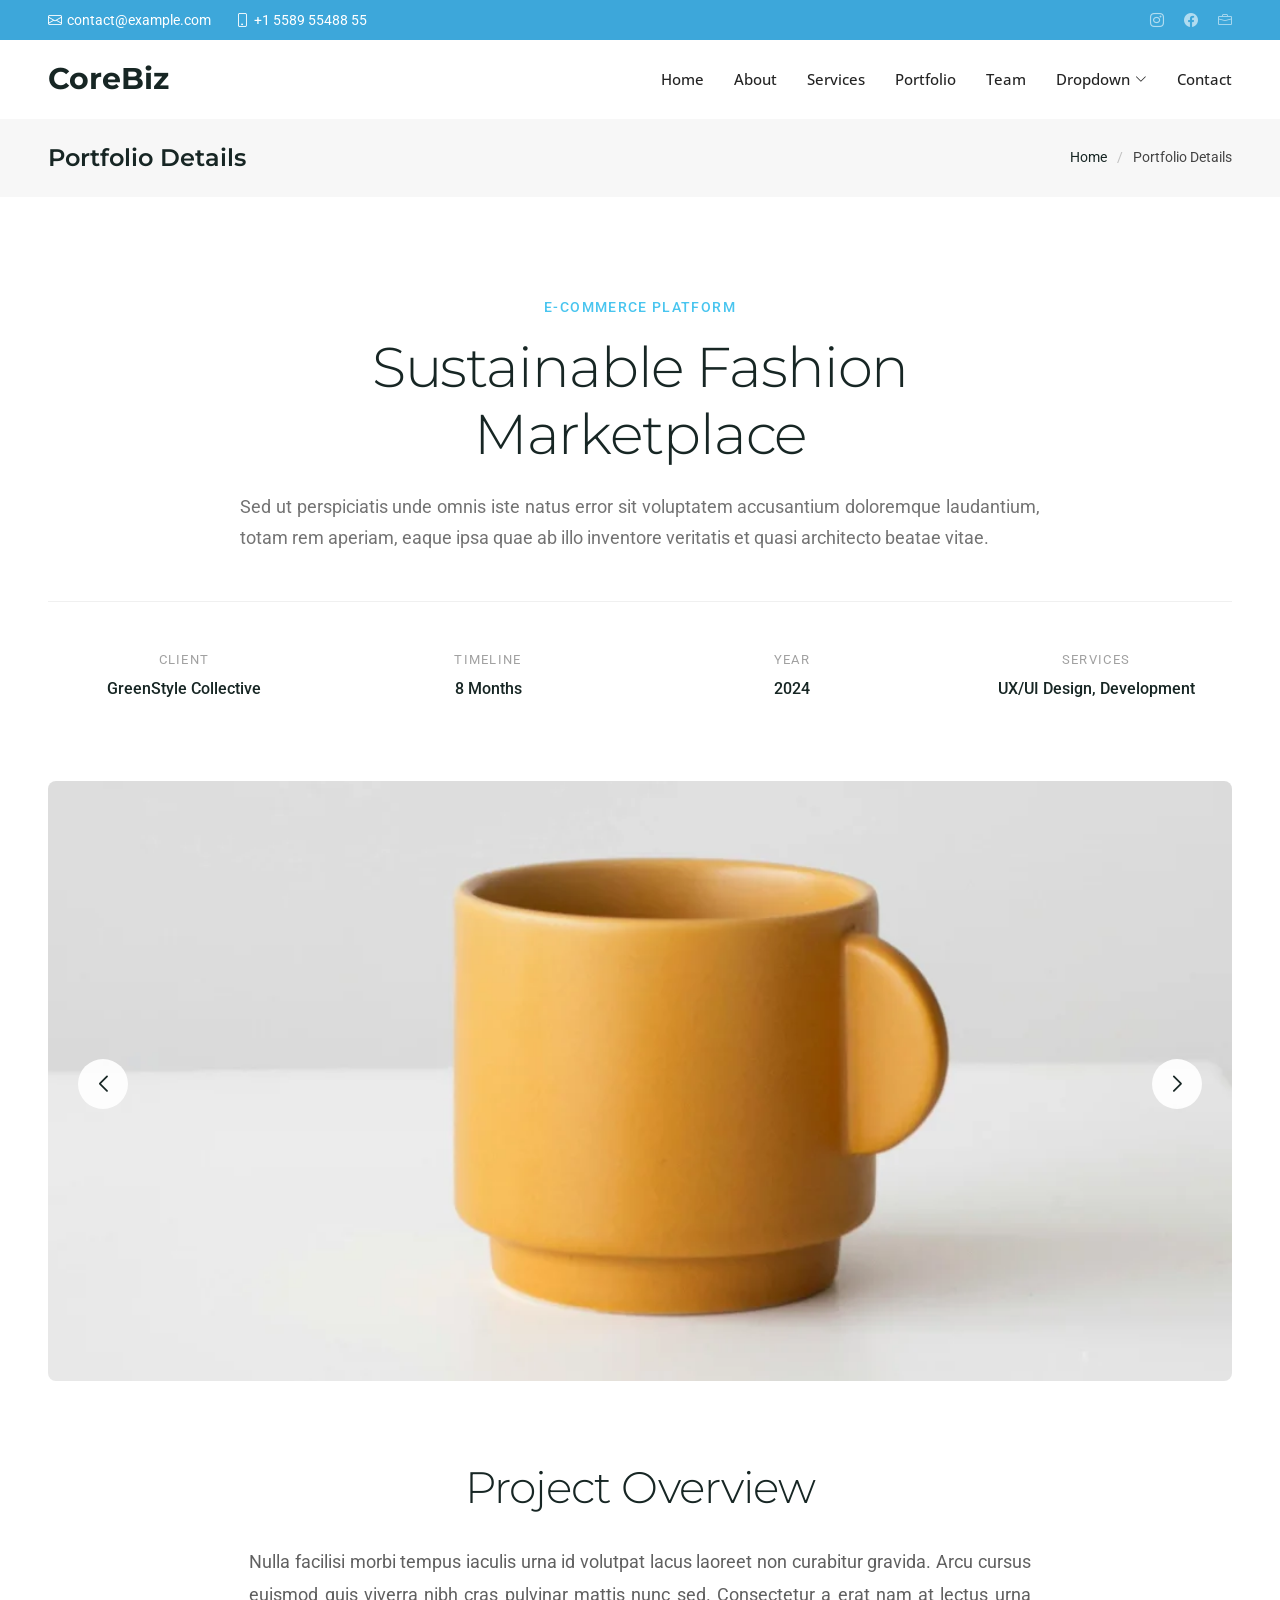
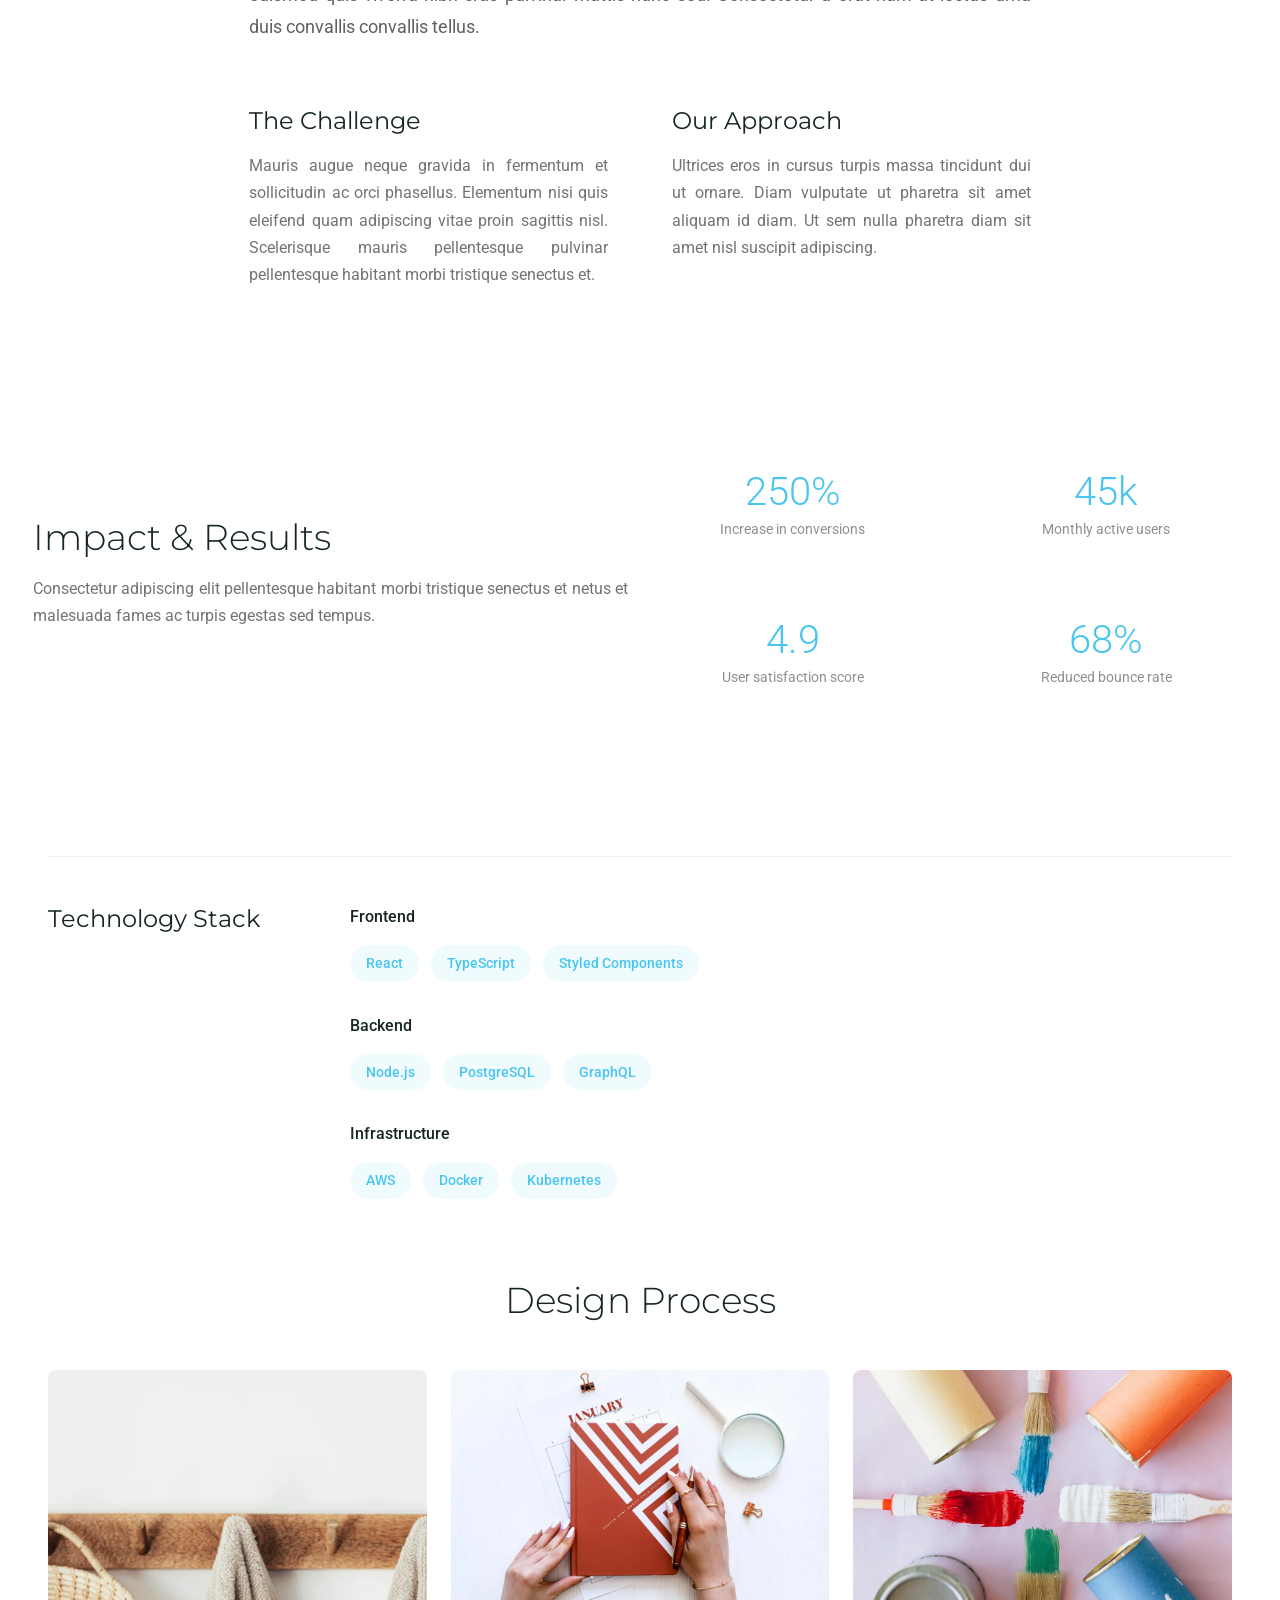
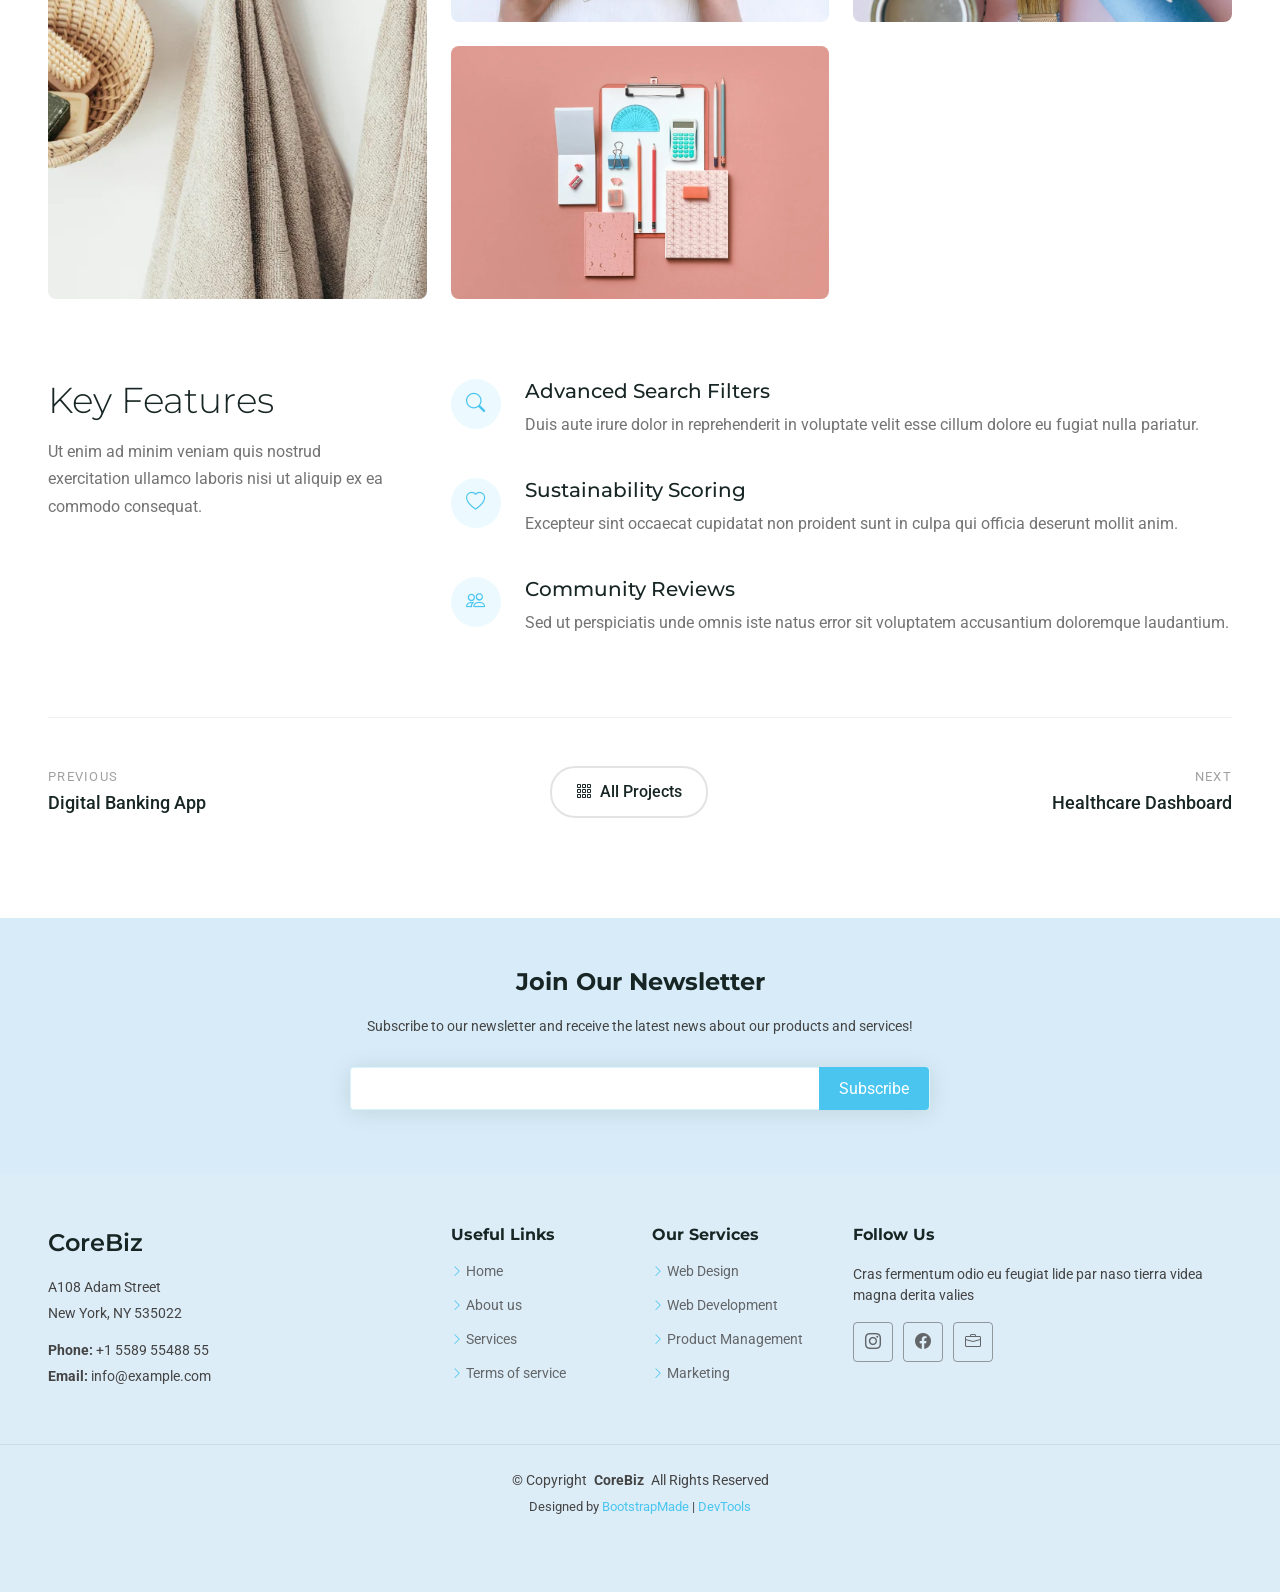
<file: portfolio-details.html>
<!DOCTYPE html>
<html lang="en">

<head>
  <meta charset="utf-8">
  <meta content="width=device-width, initial-scale=1.0" name="viewport">
  <title>Portfolio Details - CoreBiz Bootstrap Template</title>
  <meta name="description" content="">
  <meta name="keywords" content="">

  <!-- Favicons -->
  <link href="assets/img/favicon.png" rel="icon">
  <link href="assets/img/apple-touch-icon.png" rel="apple-touch-icon">

  <!-- Fonts -->
  <link href="https://fonts.googleapis.com" rel="preconnect">
  <link href="https://fonts.gstatic.com" rel="preconnect" crossorigin>
  <link href="https://fonts.googleapis.com/css2?family=Roboto:ital,wght@0,100;0,300;0,400;0,500;0,700;0,900;1,100;1,300;1,400;1,500;1,700;1,900&family=Open+Sans:ital,wght@0,300;0,400;0,500;0,600;0,700;0,800;1,300;1,400;1,500;1,600;1,700;1,800&family=Montserrat:ital,wght@0,100;0,200;0,300;0,400;0,500;0,600;0,700;0,800;0,900;1,100;1,200;1,300;1,400;1,500;1,600;1,700;1,800;1,900&display=swap" rel="stylesheet">

  <!-- Vendor CSS Files -->
  <link href="assets/vendor/bootstrap/css/bootstrap.min.css" rel="stylesheet">
  <link href="assets/vendor/bootstrap-icons/bootstrap-icons.css" rel="stylesheet">
  <link href="assets/vendor/aos/aos.css" rel="stylesheet">
  <link href="assets/vendor/glightbox/css/glightbox.min.css" rel="stylesheet">
  <link href="assets/vendor/swiper/swiper-bundle.min.css" rel="stylesheet">

  <!-- Main CSS File -->
  <link href="assets/css/main.css" rel="stylesheet">

  <!-- =======================================================
  * Template Name: CoreBiz
  * Template URL: https://bootstrapmade.com/corebiz-bootstrap-business-template/
  * Updated: Aug 30 2025 with Bootstrap v5.3.8
  * Author: BootstrapMade.com
  * License: https://bootstrapmade.com/license/
  ======================================================== -->
</head>

<body class="portfolio-details-page">

  <header id="header" class="header sticky-top">

    <div class="topbar d-flex align-items-center dark-background">
      <div class="container d-flex justify-content-center justify-content-md-between">
        <div class="contact-info d-flex align-items-center">
          <i class="bi bi-envelope d-flex align-items-center"><a href="mailto:contact@example.com">contact@example.com</a></i>
          <i class="bi bi-phone d-flex align-items-center ms-4"><span>+1 5589 55488 55</span></i>
        </div>
        <div class="social-links d-none d-md-flex align-items-center">
          <a href="https://www.instagram.com/amanindahmakmur/?hl=en" class="instagram" target="_blank" rel="noopener"><i class="bi bi-instagram"></i></a>
          <a href="https://www.facebook.com/p/PT-Aman-Indah-Makmur-61576713684060/" class="facebook" target="_blank" rel="noopener"><i class="bi bi-facebook"></i></a>
          <a href="https://id.jobstreet.com/id/companies/aman-indah-makmur-168549548585796" class="jobstreet" target="_blank" rel="noopener"><i class="bi bi-briefcase"></i></a>
        </div>
      </div>
    </div><!-- End Top Bar -->

    <div class="branding d-flex align-items-cente">

      <div class="container position-relative d-flex align-items-center justify-content-between">
        <a href="index.html" class="logo d-flex align-items-center">
          <!-- Uncomment the line below if you also wish to use an image logo -->
          <!-- <img src="assets/img/logo.webp" alt=""> -->
          <h1 class="sitename">CoreBiz</h1>
        </a>

        <nav id="navmenu" class="navmenu">
          <ul>
            <li><a href="#hero">Home</a></li>
            <li><a href="#about">About</a></li>
            <li><a href="#services">Services</a></li>
            <li><a href="#portfolio">Portfolio</a></li>
            <li><a href="#team">Team</a></li>
            <li class="dropdown"><a href="#"><span>Dropdown</span> <i class="bi bi-chevron-down toggle-dropdown"></i></a>
              <ul>
                <li><a href="#">Dropdown 1</a></li>
                <li class="dropdown"><a href="#"><span>Deep Dropdown</span> <i class="bi bi-chevron-down toggle-dropdown"></i></a>
                  <ul>
                    <li><a href="#">Deep Dropdown 1</a></li>
                    <li><a href="#">Deep Dropdown 2</a></li>
                    <li><a href="#">Deep Dropdown 3</a></li>
                    <li><a href="#">Deep Dropdown 4</a></li>
                    <li><a href="#">Deep Dropdown 5</a></li>
                  </ul>
                </li>
                <li><a href="#">Dropdown 2</a></li>
                <li><a href="#">Dropdown 3</a></li>
                <li><a href="#">Dropdown 4</a></li>
              </ul>
            </li>
            <li><a href="#contact">Contact</a></li>
          </ul>
          <i class="mobile-nav-toggle d-xl-none bi bi-list"></i>
        </nav>

      </div>

    </div>

  </header>

  <main class="main">

    <!-- Page Title -->
    <div class="page-title" data-aos="fade">
      <div class="container d-lg-flex justify-content-between align-items-center">
        <h1 class="mb-2 mb-lg-0">Portfolio Details</h1>
        <nav class="breadcrumbs">
          <ol>
            <li><a href="index.html">Home</a></li>
            <li class="current">Portfolio Details</li>
          </ol>
        </nav>
      </div>
    </div><!-- End Page Title -->

    <!-- Portfolio Details Section -->
    <section id="portfolio-details" class="portfolio-details section">

      <div class="container" data-aos="fade-up" data-aos-delay="100">

        <div class="project-hero">
          <div class="hero-content" data-aos="fade-up">
            <div class="project-category">E-Commerce Platform</div>
            <h1 class="project-title">Sustainable Fashion Marketplace</h1>
            <p class="project-subtitle">Sed ut perspiciatis unde omnis iste natus error sit voluptatem accusantium doloremque laudantium, totam rem aperiam, eaque ipsa quae ab illo inventore veritatis et quasi architecto beatae vitae.</p>
          </div>

          <div class="project-meta-grid" data-aos="fade-up" data-aos-delay="200">
            <div class="meta-column">
              <div class="meta-label">Client</div>
              <div class="meta-value">GreenStyle Collective</div>
            </div>
            <div class="meta-column">
              <div class="meta-label">Timeline</div>
              <div class="meta-value">8 Months</div>
            </div>
            <div class="meta-column">
              <div class="meta-label">Year</div>
              <div class="meta-value">2024</div>
            </div>
            <div class="meta-column">
              <div class="meta-label">Services</div>
              <div class="meta-value">UX/UI Design, Development</div>
            </div>
          </div>
        </div>

        <div class="visual-showcase" data-aos="zoom-in" data-aos-delay="100">
          <div class="main-visual">
            <div class="portfolio-details-slider swiper init-swiper">
              <script type="application/json" class="swiper-config">
                {
                  "loop": true,
                  "speed": 600,
                  "autoplay": {
                    "delay": 4000
                  },
                  "effect": "creative",
                  "creativeEffect": {
                    "prev": {
                      "shadow": false,
                      "translate": ["-120%", 0, -500]
                    },
                    "next": {
                      "shadow": false,
                      "translate": ["120%", 0, -500]
                    }
                  },
                  "slidesPerView": 1,
                  "navigation": {
                    "nextEl": ".swiper-button-next",
                    "prevEl": ".swiper-button-prev"
                  }
                }
              </script>
              <div class="swiper-wrapper">
                <div class="swiper-slide">
                  <img src="assets/img/portfolio/portfolio-5.webp" alt="Project showcase" class="img-fluid" loading="lazy">
                </div>
                <div class="swiper-slide">
                  <img src="assets/img/portfolio/portfolio-7.webp" alt="Project showcase" class="img-fluid" loading="lazy">
                </div>
                <div class="swiper-slide">
                  <img src="assets/img/portfolio/portfolio-8.webp" alt="Project showcase" class="img-fluid" loading="lazy">
                </div>
              </div>
              <div class="swiper-button-next"></div>
              <div class="swiper-button-prev"></div>
            </div>
          </div>
        </div>

        <div class="content-section">
          <div class="row">
            <div class="col-lg-8 offset-lg-2">
              <div class="project-overview" data-aos="fade-up">
                <h2>Project Overview</h2>
                <p class="overview-text">Nulla facilisi morbi tempus iaculis urna id volutpat lacus laoreet non curabitur gravida. Arcu cursus euismod quis viverra nibh cras pulvinar mattis nunc sed. Consectetur a erat nam at lectus urna duis convallis convallis tellus.</p>

                <div class="challenge-solution">
                  <div class="challenge-block" data-aos="fade-up" data-aos-delay="100">
                    <h3>The Challenge</h3>
                    <p>Mauris augue neque gravida in fermentum et sollicitudin ac orci phasellus. Elementum nisi quis eleifend quam adipiscing vitae proin sagittis nisl. Scelerisque mauris pellentesque pulvinar pellentesque habitant morbi tristique senectus et.</p>
                  </div>

                  <div class="solution-block" data-aos="fade-up" data-aos-delay="200">
                    <h3>Our Approach</h3>
                    <p>Ultrices eros in cursus turpis massa tincidunt dui ut ornare. Diam vulputate ut pharetra sit amet aliquam id diam. Ut sem nulla pharetra diam sit amet nisl suscipit adipiscing.</p>
                  </div>
                </div>
              </div>
            </div>
          </div>
        </div>

        <div class="metrics-showcase" data-aos="fade-up" data-aos-delay="100">
          <div class="row align-items-center">
            <div class="col-lg-6">
              <div class="metrics-content">
                <h3>Impact &amp; Results</h3>
                <p>Consectetur adipiscing elit pellentesque habitant morbi tristique senectus et netus et malesuada fames ac turpis egestas sed tempus.</p>
              </div>
            </div>
            <div class="col-lg-6">
              <div class="metrics-grid">
                <div class="metric-item" data-aos="fade-up" data-aos-delay="200">
                  <div class="metric-number">250%</div>
                  <div class="metric-label">Increase in conversions</div>
                </div>
                <div class="metric-item" data-aos="fade-up" data-aos-delay="250">
                  <div class="metric-number">45k</div>
                  <div class="metric-label">Monthly active users</div>
                </div>
                <div class="metric-item" data-aos="fade-up" data-aos-delay="300">
                  <div class="metric-number">4.9</div>
                  <div class="metric-label">User satisfaction score</div>
                </div>
                <div class="metric-item" data-aos="fade-up" data-aos-delay="350">
                  <div class="metric-number">68%</div>
                  <div class="metric-label">Reduced bounce rate</div>
                </div>
              </div>
            </div>
          </div>
        </div>

        <div class="technology-stack" data-aos="fade-up" data-aos-delay="100">
          <div class="row">
            <div class="col-lg-3">
              <h3>Technology Stack</h3>
            </div>
            <div class="col-lg-9">
              <div class="tech-categories">
                <div class="tech-category" data-aos="fade-up" data-aos-delay="150">
                  <div class="category-title">Frontend</div>
                  <div class="tech-list">
                    <span class="tech-item">React</span>
                    <span class="tech-item">TypeScript</span>
                    <span class="tech-item">Styled Components</span>
                  </div>
                </div>
                <div class="tech-category" data-aos="fade-up" data-aos-delay="200">
                  <div class="category-title">Backend</div>
                  <div class="tech-list">
                    <span class="tech-item">Node.js</span>
                    <span class="tech-item">PostgreSQL</span>
                    <span class="tech-item">GraphQL</span>
                  </div>
                </div>
                <div class="tech-category" data-aos="fade-up" data-aos-delay="250">
                  <div class="category-title">Infrastructure</div>
                  <div class="tech-list">
                    <span class="tech-item">AWS</span>
                    <span class="tech-item">Docker</span>
                    <span class="tech-item">Kubernetes</span>
                  </div>
                </div>
              </div>
            </div>
          </div>
        </div>

        <div class="process-gallery" data-aos="fade-up" data-aos-delay="100">
          <h3>Design Process</h3>
          <div class="gallery-masonry">
            <div class="gallery-item large" data-aos="fade-up" data-aos-delay="150">
              <img src="assets/img/portfolio/portfolio-11.webp" alt="Design process" class="img-fluid glightbox" loading="lazy">
              <div class="gallery-caption">User Research &amp; Personas</div>
            </div>
            <div class="gallery-item" data-aos="fade-up" data-aos-delay="200">
              <img src="assets/img/portfolio/portfolio-12.webp" alt="Design process" class="img-fluid glightbox" loading="lazy">
              <div class="gallery-caption">Wireframes</div>
            </div>
            <div class="gallery-item" data-aos="fade-up" data-aos-delay="250">
              <img src="assets/img/portfolio/portfolio-3.webp" alt="Design process" class="img-fluid glightbox" loading="lazy">
              <div class="gallery-caption">Prototypes</div>
            </div>
            <div class="gallery-item" data-aos="fade-up" data-aos-delay="300">
              <img src="assets/img/portfolio/portfolio-4.webp" alt="Design process" class="img-fluid glightbox" loading="lazy">
              <div class="gallery-caption">Final Design</div>
            </div>
          </div>
        </div>

        <div class="key-features-section" data-aos="fade-up" data-aos-delay="100">
          <div class="row">
            <div class="col-lg-4">
              <div class="features-intro">
                <h3>Key Features</h3>
                <p>Ut enim ad minim veniam quis nostrud exercitation ullamco laboris nisi ut aliquip ex ea commodo consequat.</p>
              </div>
            </div>
            <div class="col-lg-8">
              <div class="features-list">
                <div class="feature-row" data-aos="fade-up" data-aos-delay="150">
                  <div class="feature-icon">
                    <i class="bi bi-search"></i>
                  </div>
                  <div class="feature-content">
                    <h4>Advanced Search Filters</h4>
                    <p>Duis aute irure dolor in reprehenderit in voluptate velit esse cillum dolore eu fugiat nulla pariatur.</p>
                  </div>
                </div>
                <div class="feature-row" data-aos="fade-up" data-aos-delay="200">
                  <div class="feature-icon">
                    <i class="bi bi-heart"></i>
                  </div>
                  <div class="feature-content">
                    <h4>Sustainability Scoring</h4>
                    <p>Excepteur sint occaecat cupidatat non proident sunt in culpa qui officia deserunt mollit anim.</p>
                  </div>
                </div>
                <div class="feature-row" data-aos="fade-up" data-aos-delay="250">
                  <div class="feature-icon">
                    <i class="bi bi-people"></i>
                  </div>
                  <div class="feature-content">
                    <h4>Community Reviews</h4>
                    <p>Sed ut perspiciatis unde omnis iste natus error sit voluptatem accusantium doloremque laudantium.</p>
                  </div>
                </div>
              </div>
            </div>
          </div>
        </div>

        <div class="project-footer" data-aos="fade-up" data-aos-delay="200">
          <div class="footer-navigation">
            <a href="#" class="nav-link prev-project">
              <span class="nav-direction">Previous</span>
              <span class="nav-title">Digital Banking App</span>
            </a>
            <a href="#" class="nav-link all-projects">
              <i class="bi bi-grid-3x3-gap"></i>
              <span>All Projects</span>
            </a>
            <a href="#" class="nav-link next-project">
              <span class="nav-direction">Next</span>
              <span class="nav-title">Healthcare Dashboard</span>
            </a>
          </div>
        </div>

      </div>

    </section><!-- /Portfolio Details Section -->

  </main>

  <footer id="footer" class="footer light-background">

    <div class="footer-newsletter">
      <div class="container">
        <div class="row justify-content-center text-center">
          <div class="col-lg-6">
            <h4>Join Our Newsletter</h4>
            <p>Subscribe to our newsletter and receive the latest news about our products and services!</p>
            <form action="forms/newsletter.php" method="post" class="php-email-form">
              <div class="newsletter-form"><input type="email" name="email"><input type="submit" value="Subscribe"></div>
              <div class="loading">Loading</div>
              <div class="error-message"></div>
              <div class="sent-message">Your subscription request has been sent. Thank you!</div>
            </form>
          </div>
        </div>
      </div>
    </div>

    <div class="container footer-top">
      <div class="row gy-4">
        <div class="col-lg-4 col-md-6 footer-about">
          <a href="index.html" class="d-flex align-items-center">
            <span class="sitename">CoreBiz</span>
          </a>
          <div class="footer-contact pt-3">
            <p>A108 Adam Street</p>
            <p>New York, NY 535022</p>
            <p class="mt-3"><strong>Phone:</strong> <span>+1 5589 55488 55</span></p>
            <p><strong>Email:</strong> <span>info@example.com</span></p>
          </div>
        </div>

        <div class="col-lg-2 col-md-3 footer-links">
          <h4>Useful Links</h4>
          <ul>
            <li><i class="bi bi-chevron-right"></i> <a href="#">Home</a></li>
            <li><i class="bi bi-chevron-right"></i> <a href="#">About us</a></li>
            <li><i class="bi bi-chevron-right"></i> <a href="#">Services</a></li>
            <li><i class="bi bi-chevron-right"></i> <a href="#">Terms of service</a></li>
          </ul>
        </div>

        <div class="col-lg-2 col-md-3 footer-links">
          <h4>Our Services</h4>
          <ul>
            <li><i class="bi bi-chevron-right"></i> <a href="#">Web Design</a></li>
            <li><i class="bi bi-chevron-right"></i> <a href="#">Web Development</a></li>
            <li><i class="bi bi-chevron-right"></i> <a href="#">Product Management</a></li>
            <li><i class="bi bi-chevron-right"></i> <a href="#">Marketing</a></li>
          </ul>
        </div>

        <div class="col-lg-4 col-md-12">
          <h4>Follow Us</h4>
          <p>Cras fermentum odio eu feugiat lide par naso tierra videa magna derita valies</p>
          <div class="social-links d-flex">
            <a href="https://www.instagram.com/amanindahmakmur/?hl=en" target="_blank" rel="noopener"><i class="bi bi-instagram"></i></a>
            <a href="https://www.facebook.com/p/PT-Aman-Indah-Makmur-61576713684060/" target="_blank" rel="noopener"><i class="bi bi-facebook"></i></a>
            <a href="https://id.jobstreet.com/id/companies/aman-indah-makmur-168549548585796" target="_blank" rel="noopener"><i class="bi bi-briefcase"></i></a>
          </div>
        </div>

      </div>
    </div>

    <div class="container copyright text-center mt-4">
      <p>© <span>Copyright</span> <strong class="px-1 sitename">CoreBiz</strong> <span>All Rights Reserved</span></p>
      <div class="credits">
        <!-- All the links in the footer should remain intact. -->
        <!-- You can delete the links only if you've purchased the pro version. -->
        <!-- Licensing information: https://bootstrapmade.com/license/ -->
        <!-- Purchase the pro version with working PHP/AJAX contact form: [buy-url] -->
        Designed by <a href="https://bootstrapmade.com/">BootstrapMade</a> | <a href="https://bootstrapmade.com/tools/">DevTools</a>
      </div>
    </div>

  </footer>

  <!-- Scroll Top -->
  <a href="#" id="scroll-top" class="scroll-top d-flex align-items-center justify-content-center"><i class="bi bi-arrow-up-short"></i></a>

  <!-- Preloader -->
  <div id="preloader">
    <div></div>
    <div></div>
    <div></div>
    <div></div>
  </div>

  <!-- Vendor JS Files -->
  <script src="assets/vendor/bootstrap/js/bootstrap.bundle.min.js"></script>
  <script src="assets/vendor/php-email-form/validate.js"></script>
  <script src="assets/vendor/aos/aos.js"></script>
  <script src="assets/vendor/glightbox/js/glightbox.min.js"></script>
  <script src="assets/vendor/purecounter/purecounter_vanilla.js"></script>
  <script src="assets/vendor/waypoints/noframework.waypoints.js"></script>
  <script src="assets/vendor/swiper/swiper-bundle.min.js"></script>
  <script src="assets/vendor/imagesloaded/imagesloaded.pkgd.min.js"></script>
  <script src="assets/vendor/isotope-layout/isotope.pkgd.min.js"></script>

  <!-- Main JS File -->
  <script src="assets/js/main.js"></script>

</body>

</html>
</file>
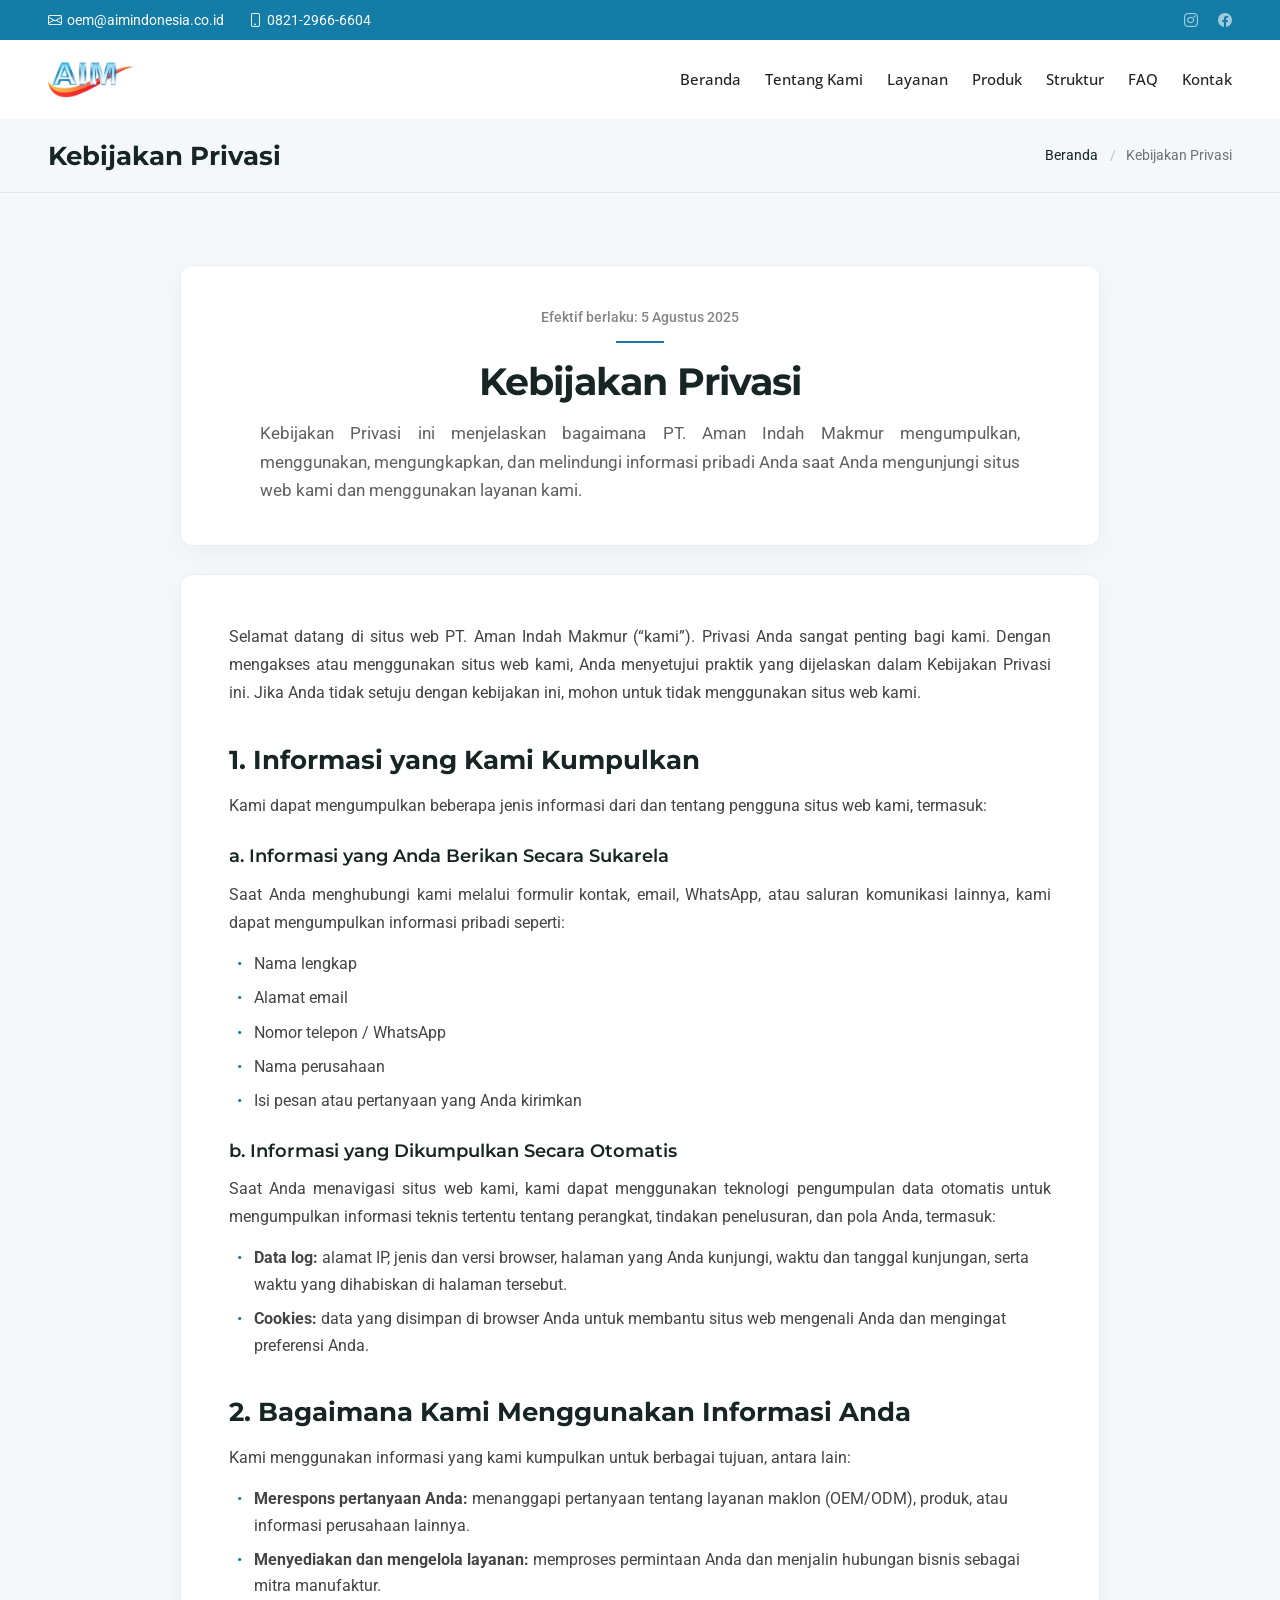
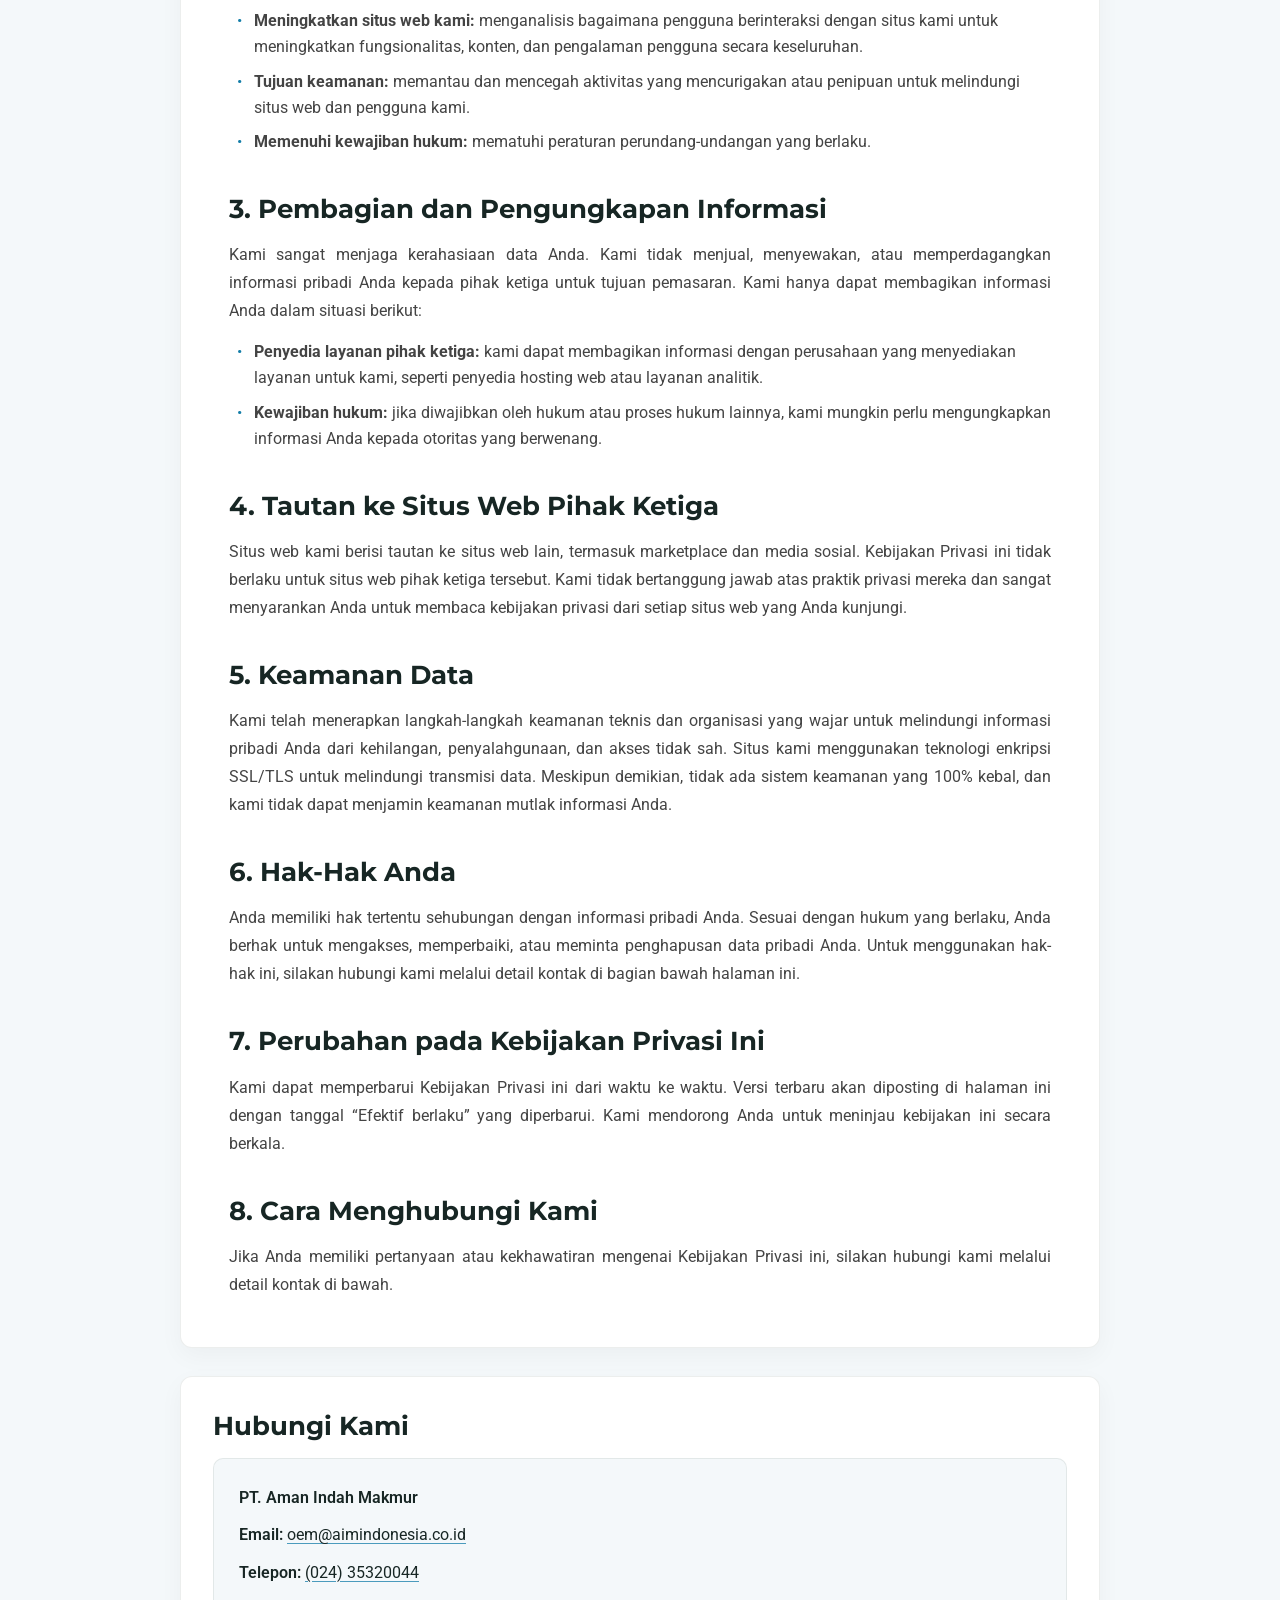
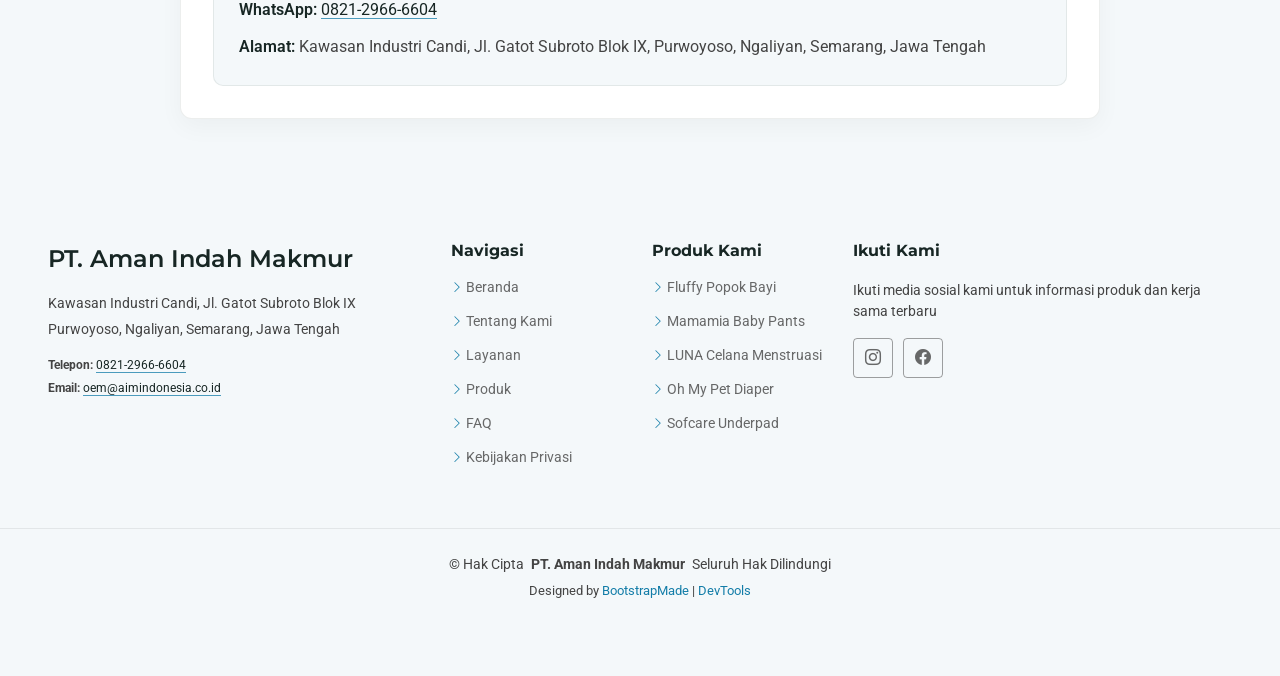
<file: privacy.html>
<!DOCTYPE html>
<html lang="id">

<head>
  <meta charset="utf-8">
  <meta content="width=device-width, initial-scale=1.0" name="viewport">
  <title>Kebijakan Privasi - PT. Aman Indah Makmur</title>
  <meta name="description" content="Kebijakan Privasi PT. Aman Indah Makmur: bagaimana kami mengumpulkan, menggunakan, dan melindungi informasi pribadi Anda.">
  <meta name="keywords" content="kebijakan privasi, PT Aman Indah Makmur, perlindungan data">

  <!-- Favicons -->
  <link href="assets/img/favicon.png" rel="icon">
  <link href="assets/img/apple-touch-icon.png" rel="apple-touch-icon">

  <!-- Fonts -->
  <link href="https://fonts.googleapis.com" rel="preconnect">
  <link href="https://fonts.gstatic.com" rel="preconnect" crossorigin>
  <link href="https://fonts.googleapis.com/css2?family=Roboto:ital,wght@0,100;0,300;0,400;0,500;0,700;0,900;1,100;1,300;1,400;1,500;1,700;1,900&family=Open+Sans:ital,wght@0,300;0,400;0,500;0,600;0,700;0,800;1,300;1,400;1,500;1,600;1,700;1,800&family=Montserrat:ital,wght@0,100;0,200;0,300;0,400;0,500;0,600;0,700;0,800;0,900;1,100;1,200;1,300;1,400;1,500;1,600;1,700;1,800;1,900&display=swap" rel="stylesheet">

  <!-- Vendor CSS Files -->
  <link href="assets/vendor/bootstrap/css/bootstrap.min.css" rel="stylesheet">
  <link href="assets/vendor/bootstrap-icons/bootstrap-icons.css" rel="stylesheet">
  <link href="assets/vendor/aos/aos.css" rel="stylesheet">
  <link href="assets/vendor/glightbox/css/glightbox.min.css" rel="stylesheet">
  <link href="assets/vendor/swiper/swiper-bundle.min.css" rel="stylesheet">

  <!-- Main CSS File -->
  <link href="assets/css/main.css" rel="stylesheet">
</head>

<body class="privacy-page">

  <header id="header" class="header sticky-top">

    <div class="topbar d-flex align-items-center dark-background">
      <div class="container d-flex justify-content-center justify-content-md-between">
        <div class="contact-info d-flex align-items-center">
          <i class="bi bi-envelope d-flex align-items-center"><a href="mailto:oem@aimindonesia.co.id">oem@aimindonesia.co.id</a></i>
          <i class="bi bi-phone d-flex align-items-center ms-4"><a href="tel:+6282129666604">0821-2966-6604</a></i>
        </div>
        <div class="social-links d-none d-md-flex align-items-center">
          <a href="https://www.instagram.com/amanindahmakmur/?hl=en" class="instagram" target="_blank" rel="noopener" aria-label="Instagram PT. Aman Indah Makmur"><i class="bi bi-instagram"></i></a>
          <a href="https://www.facebook.com/p/PT-Aman-Indah-Makmur-61576713684060/" class="facebook" target="_blank" rel="noopener" aria-label="Facebook PT. Aman Indah Makmur"><i class="bi bi-facebook"></i></a>
        </div>
      </div>
    </div><!-- End Top Bar -->

    <div class="branding d-flex align-items-center">

      <div class="container position-relative d-flex align-items-center justify-content-between">
        <a href="index.html" class="logo d-flex align-items-center">
          <h1 class="sitename"><img src="assets/img/logo_ptaim.webp" alt="PT. Aman Indah Makmur"></h1>
        </a>

        <nav id="navmenu" class="navmenu">
          <ul>
            <li><a href="index.html#hero">Beranda</a></li>
            <li><a href="index.html#about">Tentang Kami</a></li>
            <li><a href="index.html#services">Layanan</a></li>
            <li><a href="index.html#portfolio">Produk</a></li>
            <li><a href="index.html#struktur">Struktur</a></li>
            <li><a href="index.html#faq">FAQ</a></li>
            <li><a href="index.html#contact">Kontak</a></li>
          </ul>
          <i class="mobile-nav-toggle d-xl-none bi bi-list"></i>
        </nav>

      </div>

    </div>

  </header>

  <main class="main">

    <!-- Page Title -->
    <div class="page-title" data-aos="fade">
      <div class="container d-lg-flex justify-content-between align-items-center">
        <h1 class="mb-2 mb-lg-0">Kebijakan Privasi</h1>
        <nav class="breadcrumbs" aria-label="Breadcrumb">
          <ol>
            <li><a href="index.html">Beranda</a></li>
            <li class="current" aria-current="page">Kebijakan Privasi</li>
          </ol>
        </nav>
      </div>
    </div><!-- End Page Title -->

    <!-- Privacy Section -->
    <section id="privacy" class="privacy-2 section light-background">

      <div class="container" data-aos="fade-up">

        <div class="privacy-header" data-aos="fade-up">
          <div class="header-content">
            <div class="last-updated">Efektif berlaku: 5 Agustus 2025</div>
            <h1>Kebijakan Privasi</h1>
            <p class="intro-text">Kebijakan Privasi ini menjelaskan bagaimana PT. Aman Indah Makmur mengumpulkan, menggunakan, mengungkapkan, dan melindungi informasi pribadi Anda saat Anda mengunjungi situs web kami dan menggunakan layanan kami.</p>
          </div>
        </div>

        <div class="privacy-content" data-aos="fade-up">

          <div class="content-section">
            <p>Selamat datang di situs web PT. Aman Indah Makmur (&ldquo;kami&rdquo;). Privasi Anda sangat penting bagi kami. Dengan mengakses atau menggunakan situs web kami, Anda menyetujui praktik yang dijelaskan dalam Kebijakan Privasi ini. Jika Anda tidak setuju dengan kebijakan ini, mohon untuk tidak menggunakan situs web kami.</p>
          </div>

          <div class="content-section">
            <h2>1. Informasi yang Kami Kumpulkan</h2>
            <p>Kami dapat mengumpulkan beberapa jenis informasi dari dan tentang pengguna situs web kami, termasuk:</p>

            <h3>a. Informasi yang Anda Berikan Secara Sukarela</h3>
            <p>Saat Anda menghubungi kami melalui formulir kontak, email, WhatsApp, atau saluran komunikasi lainnya, kami dapat mengumpulkan informasi pribadi seperti:</p>
            <ul>
              <li>Nama lengkap</li>
              <li>Alamat email</li>
              <li>Nomor telepon / WhatsApp</li>
              <li>Nama perusahaan</li>
              <li>Isi pesan atau pertanyaan yang Anda kirimkan</li>
            </ul>

            <h3>b. Informasi yang Dikumpulkan Secara Otomatis</h3>
            <p>Saat Anda menavigasi situs web kami, kami dapat menggunakan teknologi pengumpulan data otomatis untuk mengumpulkan informasi teknis tertentu tentang perangkat, tindakan penelusuran, dan pola Anda, termasuk:</p>
            <ul>
              <li><strong>Data log:</strong> alamat IP, jenis dan versi browser, halaman yang Anda kunjungi, waktu dan tanggal kunjungan, serta waktu yang dihabiskan di halaman tersebut.</li>
              <li><strong>Cookies:</strong> data yang disimpan di browser Anda untuk membantu situs web mengenali Anda dan mengingat preferensi Anda.</li>
            </ul>
          </div>

          <div class="content-section">
            <h2>2. Bagaimana Kami Menggunakan Informasi Anda</h2>
            <p>Kami menggunakan informasi yang kami kumpulkan untuk berbagai tujuan, antara lain:</p>
            <ul>
              <li><strong>Merespons pertanyaan Anda:</strong> menanggapi pertanyaan tentang layanan maklon (OEM/ODM), produk, atau informasi perusahaan lainnya.</li>
              <li><strong>Menyediakan dan mengelola layanan:</strong> memproses permintaan Anda dan menjalin hubungan bisnis sebagai mitra manufaktur.</li>
              <li><strong>Meningkatkan situs web kami:</strong> menganalisis bagaimana pengguna berinteraksi dengan situs kami untuk meningkatkan fungsionalitas, konten, dan pengalaman pengguna secara keseluruhan.</li>
              <li><strong>Tujuan keamanan:</strong> memantau dan mencegah aktivitas yang mencurigakan atau penipuan untuk melindungi situs web dan pengguna kami.</li>
              <li><strong>Memenuhi kewajiban hukum:</strong> mematuhi peraturan perundang-undangan yang berlaku.</li>
            </ul>
          </div>

          <div class="content-section">
            <h2>3. Pembagian dan Pengungkapan Informasi</h2>
            <p>Kami sangat menjaga kerahasiaan data Anda. Kami tidak menjual, menyewakan, atau memperdagangkan informasi pribadi Anda kepada pihak ketiga untuk tujuan pemasaran. Kami hanya dapat membagikan informasi Anda dalam situasi berikut:</p>
            <ul>
              <li><strong>Penyedia layanan pihak ketiga:</strong> kami dapat membagikan informasi dengan perusahaan yang menyediakan layanan untuk kami, seperti penyedia hosting web atau layanan analitik.</li>
              <li><strong>Kewajiban hukum:</strong> jika diwajibkan oleh hukum atau proses hukum lainnya, kami mungkin perlu mengungkapkan informasi Anda kepada otoritas yang berwenang.</li>
            </ul>
          </div>

          <div class="content-section">
            <h2>4. Tautan ke Situs Web Pihak Ketiga</h2>
            <p>Situs web kami berisi tautan ke situs web lain, termasuk marketplace dan media sosial. Kebijakan Privasi ini tidak berlaku untuk situs web pihak ketiga tersebut. Kami tidak bertanggung jawab atas praktik privasi mereka dan sangat menyarankan Anda untuk membaca kebijakan privasi dari setiap situs web yang Anda kunjungi.</p>
          </div>

          <div class="content-section">
            <h2>5. Keamanan Data</h2>
            <p>Kami telah menerapkan langkah-langkah keamanan teknis dan organisasi yang wajar untuk melindungi informasi pribadi Anda dari kehilangan, penyalahgunaan, dan akses tidak sah. Situs kami menggunakan teknologi enkripsi SSL/TLS untuk melindungi transmisi data. Meskipun demikian, tidak ada sistem keamanan yang 100% kebal, dan kami tidak dapat menjamin keamanan mutlak informasi Anda.</p>
          </div>

          <div class="content-section">
            <h2>6. Hak-Hak Anda</h2>
            <p>Anda memiliki hak tertentu sehubungan dengan informasi pribadi Anda. Sesuai dengan hukum yang berlaku, Anda berhak untuk mengakses, memperbaiki, atau meminta penghapusan data pribadi Anda. Untuk menggunakan hak-hak ini, silakan hubungi kami melalui detail kontak di bagian bawah halaman ini.</p>
          </div>

          <div class="content-section">
            <h2>7. Perubahan pada Kebijakan Privasi Ini</h2>
            <p>Kami dapat memperbarui Kebijakan Privasi ini dari waktu ke waktu. Versi terbaru akan diposting di halaman ini dengan tanggal &ldquo;Efektif berlaku&rdquo; yang diperbarui. Kami mendorong Anda untuk meninjau kebijakan ini secara berkala.</p>
          </div>

          <div class="content-section">
            <h2>8. Cara Menghubungi Kami</h2>
            <p>Jika Anda memiliki pertanyaan atau kekhawatiran mengenai Kebijakan Privasi ini, silakan hubungi kami melalui detail kontak di bawah.</p>
          </div>

        </div>

        <div class="privacy-contact" data-aos="fade-up">
          <h2>Hubungi Kami</h2>
          <div class="contact-details">
            <p><strong>PT. Aman Indah Makmur</strong></p>
            <p><strong>Email:</strong> <a href="mailto:oem@aimindonesia.co.id">oem@aimindonesia.co.id</a></p>
            <p><strong>Telepon:</strong> <a href="tel:+622435320044">(024) 35320044</a></p>
            <p><strong>WhatsApp:</strong> <a href="https://wa.me/6282129666604" target="_blank" rel="noopener">0821-2966-6604</a></p>
            <p><strong>Alamat:</strong> Kawasan Industri Candi, Jl. Gatot Subroto Blok IX, Purwoyoso, Ngaliyan, Semarang, Jawa Tengah</p>
          </div>
        </div>

      </div>

    </section><!-- /Privacy Section -->

  </main>

  <footer id="footer" class="footer light-background">
    <div class="container footer-top">
      <div class="row gy-4">
        <div class="col-lg-4 col-md-6 footer-about">
          <a href="index.html" class="d-flex align-items-center">
            <span class="sitename">PT. Aman Indah Makmur</span>
          </a>
          <div class="footer-contact pt-3">
            <p>Kawasan Industri Candi, Jl. Gatot Subroto Blok IX</p>
            <p>Purwoyoso, Ngaliyan, Semarang, Jawa Tengah</p>
            <p class="mt-3 footer-contact-sm"><strong>Telepon:</strong> <a href="tel:+6282129666604">0821-2966-6604</a></p>
            <p class="footer-contact-sm"><strong>Email:</strong> <a href="mailto:oem@aimindonesia.co.id">oem@aimindonesia.co.id</a></p>
          </div>
        </div>

        <div class="col-lg-2 col-md-3 footer-links">
          <h4>Navigasi</h4>
          <ul>
            <li><i class="bi bi-chevron-right"></i> <a href="index.html">Beranda</a></li>
            <li><i class="bi bi-chevron-right"></i> <a href="index.html#about">Tentang Kami</a></li>
            <li><i class="bi bi-chevron-right"></i> <a href="index.html#services">Layanan</a></li>
            <li><i class="bi bi-chevron-right"></i> <a href="index.html#portfolio">Produk</a></li>
            <li><i class="bi bi-chevron-right"></i> <a href="index.html#faq">FAQ</a></li>
            <li><i class="bi bi-chevron-right"></i> <a href="privacy.html" aria-current="page">Kebijakan Privasi</a></li>
          </ul>
        </div>

        <div class="col-lg-2 col-md-3 footer-links">
          <h4>Produk Kami</h4>
          <ul>
            <li><i class="bi bi-chevron-right"></i> <a href="index.html#portfolio">Fluffy Popok Bayi</a></li>
            <li><i class="bi bi-chevron-right"></i> <a href="index.html#portfolio">Mamamia Baby Pants</a></li>
            <li><i class="bi bi-chevron-right"></i> <a href="index.html#portfolio">LUNA Celana Menstruasi</a></li>
            <li><i class="bi bi-chevron-right"></i> <a href="index.html#portfolio">Oh My Pet Diaper</a></li>
            <li><i class="bi bi-chevron-right"></i> <a href="index.html#portfolio">Sofcare Underpad</a></li>
          </ul>
        </div>

        <div class="col-lg-4 col-md-12">
          <h4>Ikuti Kami</h4>
          <p>Ikuti media sosial kami untuk informasi produk dan kerja sama terbaru</p>
          <div class="social-links d-flex">
            <a href="https://www.instagram.com/amanindahmakmur/?hl=en" target="_blank" rel="noopener" aria-label="Instagram PT. Aman Indah Makmur"><i class="bi bi-instagram"></i></a>
            <a href="https://www.facebook.com/p/PT-Aman-Indah-Makmur-61576713684060/" target="_blank" rel="noopener" aria-label="Facebook PT. Aman Indah Makmur"><i class="bi bi-facebook"></i></a>
          </div>
        </div>

      </div>
    </div>

    <div class="container copyright text-center mt-4">
      <p>© <span>Hak Cipta</span> <strong class="px-1 sitename">PT. Aman Indah Makmur</strong> <span>Seluruh Hak Dilindungi</span></p>
      <div class="credits">
        Designed by <a href="https://bootstrapmade.com/">BootstrapMade</a> | <a href="https://bootstrapmade.com/tools/">DevTools</a>
      </div>
    </div>

  </footer>

  <!-- Scroll Top -->
  <a href="#" id="scroll-top" class="scroll-top d-flex align-items-center justify-content-center" aria-label="Kembali ke atas"><i class="bi bi-arrow-up-short"></i></a>

  <!-- Preloader -->
  <div id="preloader">
    <div></div>
    <div></div>
    <div></div>
    <div></div>
  </div>

  <!-- Vendor JS Files -->
  <script src="assets/vendor/bootstrap/js/bootstrap.bundle.min.js"></script>
  <script src="assets/vendor/php-email-form/validate.js"></script>
  <script src="assets/vendor/aos/aos.js"></script>
  <script src="assets/vendor/glightbox/js/glightbox.min.js"></script>
  <script src="assets/vendor/purecounter/purecounter_vanilla.js"></script>
  <script src="assets/vendor/waypoints/noframework.waypoints.js"></script>
  <script src="assets/vendor/swiper/swiper-bundle.min.js"></script>
  <script src="assets/vendor/imagesloaded/imagesloaded.pkgd.min.js"></script>
  <script src="assets/vendor/isotope-layout/isotope.pkgd.min.js"></script>

  <!-- Main JS File -->
  <script src="assets/js/main.js"></script>

</body>

</html>
</file>
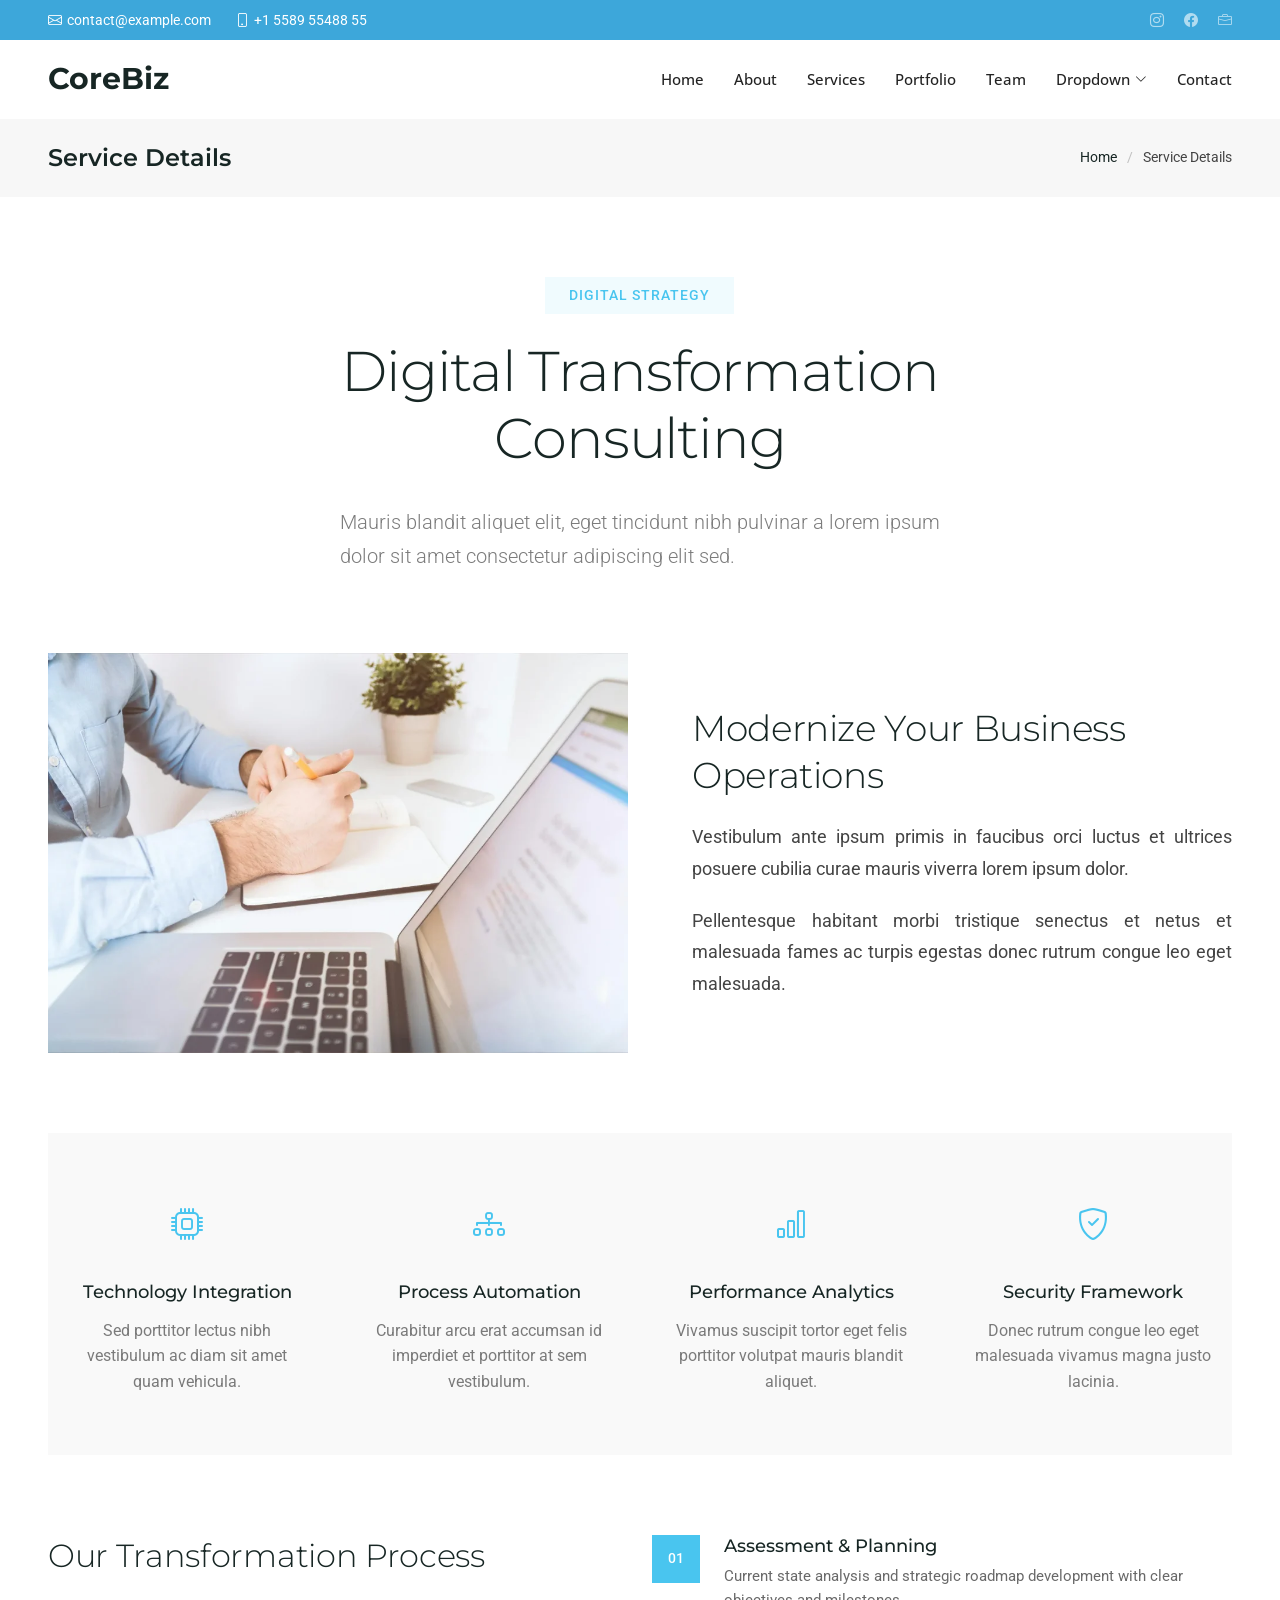
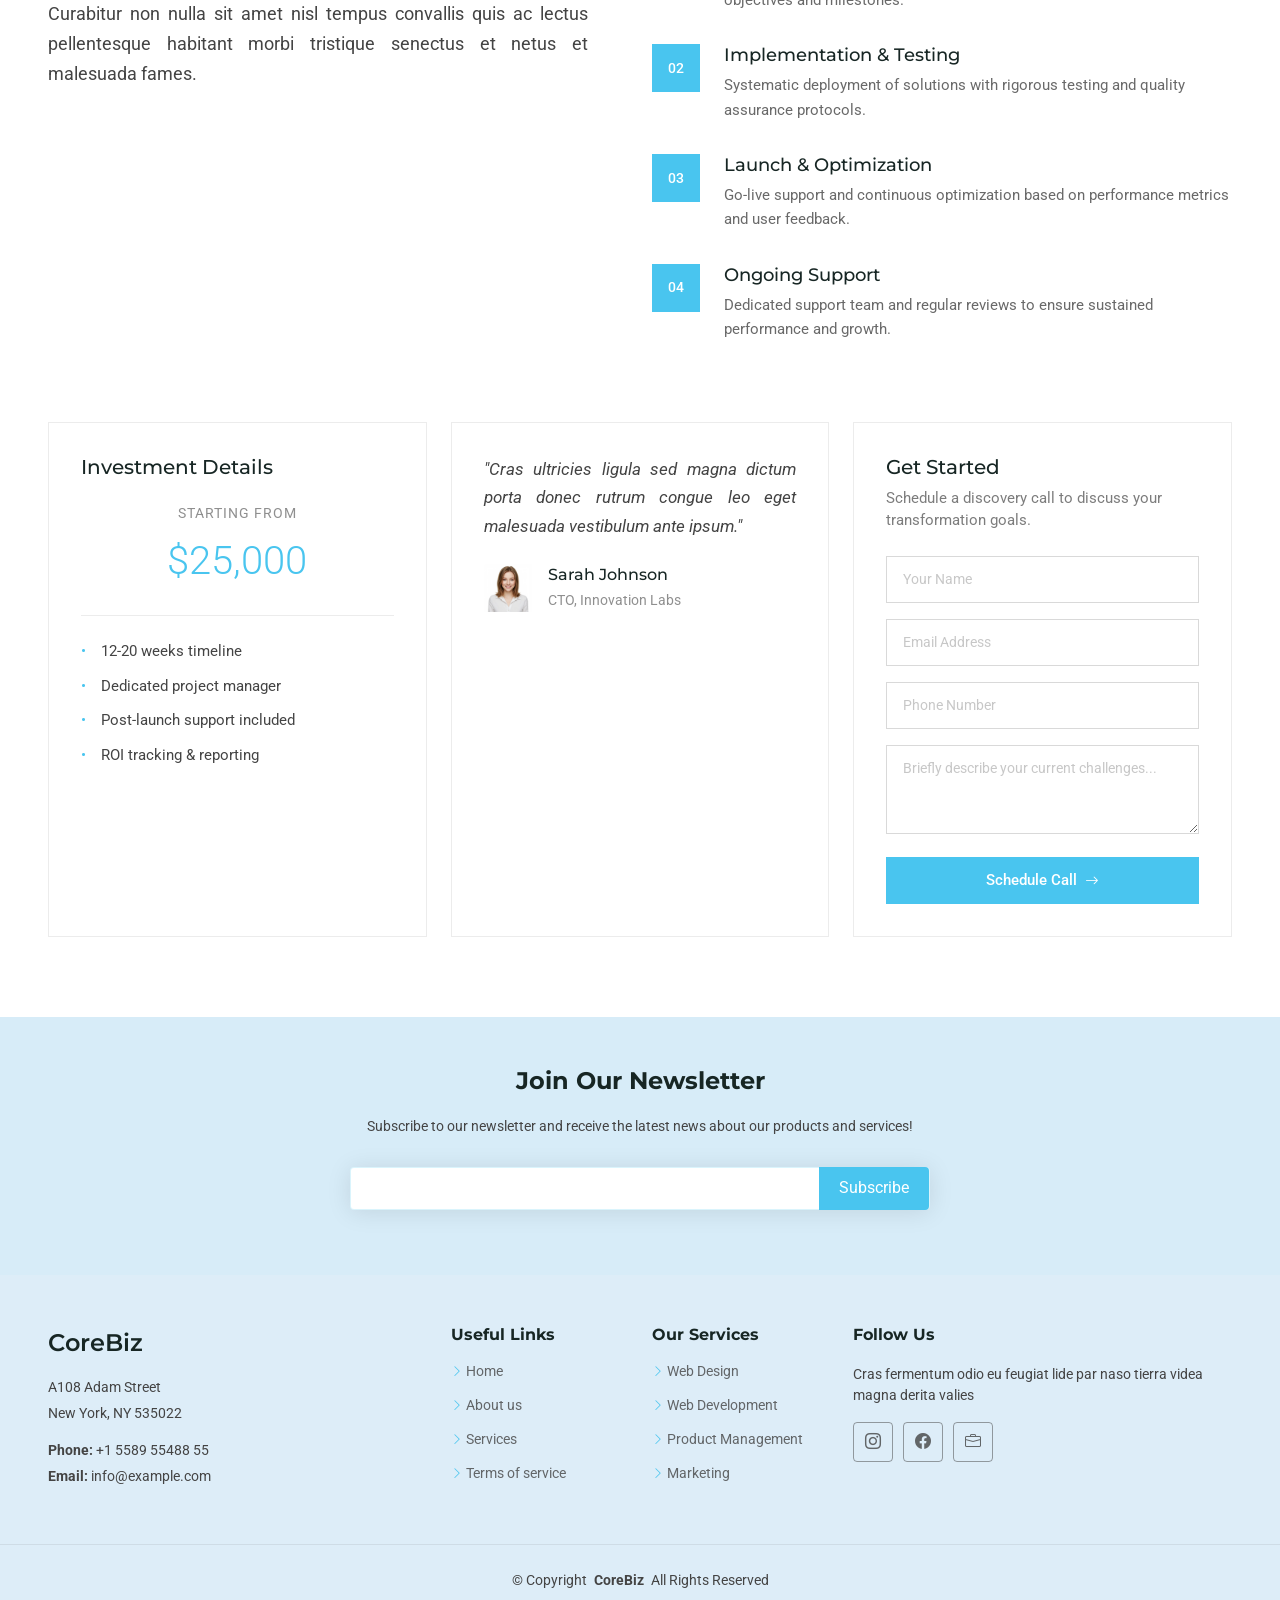
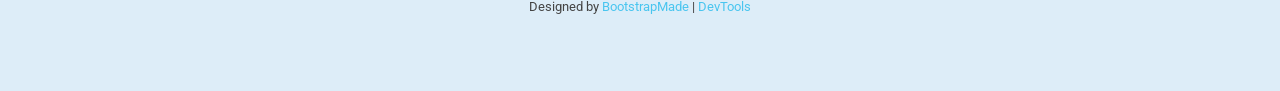
<file: service-details.html>
<!DOCTYPE html>
<html lang="en">

<head>
  <meta charset="utf-8">
  <meta content="width=device-width, initial-scale=1.0" name="viewport">
  <title>Service Details - CoreBiz Bootstrap Template</title>
  <meta name="description" content="">
  <meta name="keywords" content="">

  <!-- Favicons -->
  <link href="assets/img/favicon.png" rel="icon">
  <link href="assets/img/apple-touch-icon.png" rel="apple-touch-icon">

  <!-- Fonts -->
  <link href="https://fonts.googleapis.com" rel="preconnect">
  <link href="https://fonts.gstatic.com" rel="preconnect" crossorigin>
  <link href="https://fonts.googleapis.com/css2?family=Roboto:ital,wght@0,100;0,300;0,400;0,500;0,700;0,900;1,100;1,300;1,400;1,500;1,700;1,900&family=Open+Sans:ital,wght@0,300;0,400;0,500;0,600;0,700;0,800;1,300;1,400;1,500;1,600;1,700;1,800&family=Montserrat:ital,wght@0,100;0,200;0,300;0,400;0,500;0,600;0,700;0,800;0,900;1,100;1,200;1,300;1,400;1,500;1,600;1,700;1,800;1,900&display=swap" rel="stylesheet">

  <!-- Vendor CSS Files -->
  <link href="assets/vendor/bootstrap/css/bootstrap.min.css" rel="stylesheet">
  <link href="assets/vendor/bootstrap-icons/bootstrap-icons.css" rel="stylesheet">
  <link href="assets/vendor/aos/aos.css" rel="stylesheet">
  <link href="assets/vendor/glightbox/css/glightbox.min.css" rel="stylesheet">
  <link href="assets/vendor/swiper/swiper-bundle.min.css" rel="stylesheet">

  <!-- Main CSS File -->
  <link href="assets/css/main.css" rel="stylesheet">

  <!-- =======================================================
  * Template Name: CoreBiz
  * Template URL: https://bootstrapmade.com/corebiz-bootstrap-business-template/
  * Updated: Aug 30 2025 with Bootstrap v5.3.8
  * Author: BootstrapMade.com
  * License: https://bootstrapmade.com/license/
  ======================================================== -->
</head>

<body class="service-details-page">

  <header id="header" class="header sticky-top">

    <div class="topbar d-flex align-items-center dark-background">
      <div class="container d-flex justify-content-center justify-content-md-between">
        <div class="contact-info d-flex align-items-center">
          <i class="bi bi-envelope d-flex align-items-center"><a href="mailto:contact@example.com">contact@example.com</a></i>
          <i class="bi bi-phone d-flex align-items-center ms-4"><span>+1 5589 55488 55</span></i>
        </div>
        <div class="social-links d-none d-md-flex align-items-center">
          <a href="https://www.instagram.com/amanindahmakmur/?hl=en" class="instagram" target="_blank" rel="noopener"><i class="bi bi-instagram"></i></a>
          <a href="https://www.facebook.com/p/PT-Aman-Indah-Makmur-61576713684060/" class="facebook" target="_blank" rel="noopener"><i class="bi bi-facebook"></i></a>
          <a href="https://id.jobstreet.com/id/companies/aman-indah-makmur-168549548585796" class="jobstreet" target="_blank" rel="noopener"><i class="bi bi-briefcase"></i></a>
        </div>
      </div>
    </div><!-- End Top Bar -->

    <div class="branding d-flex align-items-cente">

      <div class="container position-relative d-flex align-items-center justify-content-between">
        <a href="index.html" class="logo d-flex align-items-center">
          <!-- Uncomment the line below if you also wish to use an image logo -->
          <!-- <img src="assets/img/logo.webp" alt=""> -->
          <h1 class="sitename">CoreBiz</h1>
        </a>

        <nav id="navmenu" class="navmenu">
          <ul>
            <li><a href="#hero">Home</a></li>
            <li><a href="#about">About</a></li>
            <li><a href="#services">Services</a></li>
            <li><a href="#portfolio">Portfolio</a></li>
            <li><a href="#team">Team</a></li>
            <li class="dropdown"><a href="#"><span>Dropdown</span> <i class="bi bi-chevron-down toggle-dropdown"></i></a>
              <ul>
                <li><a href="#">Dropdown 1</a></li>
                <li class="dropdown"><a href="#"><span>Deep Dropdown</span> <i class="bi bi-chevron-down toggle-dropdown"></i></a>
                  <ul>
                    <li><a href="#">Deep Dropdown 1</a></li>
                    <li><a href="#">Deep Dropdown 2</a></li>
                    <li><a href="#">Deep Dropdown 3</a></li>
                    <li><a href="#">Deep Dropdown 4</a></li>
                    <li><a href="#">Deep Dropdown 5</a></li>
                  </ul>
                </li>
                <li><a href="#">Dropdown 2</a></li>
                <li><a href="#">Dropdown 3</a></li>
                <li><a href="#">Dropdown 4</a></li>
              </ul>
            </li>
            <li><a href="#contact">Contact</a></li>
          </ul>
          <i class="mobile-nav-toggle d-xl-none bi bi-list"></i>
        </nav>

      </div>

    </div>

  </header>

  <main class="main">

    <!-- Page Title -->
    <div class="page-title" data-aos="fade">
      <div class="container d-lg-flex justify-content-between align-items-center">
        <h1 class="mb-2 mb-lg-0">Service Details</h1>
        <nav class="breadcrumbs">
          <ol>
            <li><a href="index.html">Home</a></li>
            <li class="current">Service Details</li>
          </ol>
        </nav>
      </div>
    </div><!-- End Page Title -->

    <!-- Service Details Section -->
    <section id="service-details" class="service-details section">

      <div class="container" data-aos="fade-up" data-aos-delay="100">

        <div class="row">

          <!-- Service Introduction -->
          <div class="col-lg-8 mx-auto">

            <div class="service-intro" data-aos="fade-up" data-aos-delay="100">
              <div class="service-badge">
                <span>Digital Strategy</span>
              </div>
              <h1>Digital Transformation Consulting</h1>
              <p class="lead">Mauris blandit aliquet elit, eget tincidunt nibh pulvinar a lorem ipsum dolor sit amet consectetur adipiscing elit sed.</p>
            </div>

          </div>

        </div>

        <!-- Service Details Grid -->
        <div class="service-content">

          <!-- Main Visual Section -->
          <div class="visual-section" data-aos="fade-up" data-aos-delay="200">
            <div class="row align-items-center">
              <div class="col-lg-6">
                <div class="service-image">
                  <img src="assets/img/services/services-1.webp" alt="Digital Transformation" class="img-fluid">
                </div>
              </div>
              <div class="col-lg-6">
                <div class="service-text">
                  <h2>Modernize Your Business Operations</h2>
                  <p>Vestibulum ante ipsum primis in faucibus orci luctus et ultrices posuere cubilia curae mauris viverra lorem ipsum dolor.</p>
                  <p>Pellentesque habitant morbi tristique senectus et netus et malesuada fames ac turpis egestas donec rutrum congue leo eget malesuada.</p>
                </div>
              </div>
            </div>
          </div>

          <!-- Service Features -->
          <div class="features-section" data-aos="fade-up" data-aos-delay="300">
            <div class="row">
              <div class="col-lg-3 col-md-6">
                <div class="feature-item">
                  <div class="feature-icon">
                    <i class="bi bi-cpu"></i>
                  </div>
                  <h4>Technology Integration</h4>
                  <p>Sed porttitor lectus nibh vestibulum ac diam sit amet quam vehicula.</p>
                </div>
              </div>

              <div class="col-lg-3 col-md-6">
                <div class="feature-item">
                  <div class="feature-icon">
                    <i class="bi bi-diagram-3"></i>
                  </div>
                  <h4>Process Automation</h4>
                  <p>Curabitur arcu erat accumsan id imperdiet et porttitor at sem vestibulum.</p>
                </div>
              </div>

              <div class="col-lg-3 col-md-6">
                <div class="feature-item">
                  <div class="feature-icon">
                    <i class="bi bi-bar-chart"></i>
                  </div>
                  <h4>Performance Analytics</h4>
                  <p>Vivamus suscipit tortor eget felis porttitor volutpat mauris blandit aliquet.</p>
                </div>
              </div>

              <div class="col-lg-3 col-md-6">
                <div class="feature-item">
                  <div class="feature-icon">
                    <i class="bi bi-shield-check"></i>
                  </div>
                  <h4>Security Framework</h4>
                  <p>Donec rutrum congue leo eget malesuada vivamus magna justo lacinia.</p>
                </div>
              </div>
            </div>
          </div>

          <!-- Service Process -->
          <div class="process-section" data-aos="fade-up" data-aos-delay="400">
            <div class="row">
              <div class="col-lg-6">
                <div class="process-info">
                  <h3>Our Transformation Process</h3>
                  <p>Curabitur non nulla sit amet nisl tempus convallis quis ac lectus pellentesque habitant morbi tristique senectus et netus et malesuada fames.</p>
                </div>
              </div>
              <div class="col-lg-6">
                <div class="process-steps">
                  <div class="step">
                    <div class="step-number">01</div>
                    <div class="step-content">
                      <h5>Assessment &amp; Planning</h5>
                      <p>Current state analysis and strategic roadmap development with clear objectives and milestones.</p>
                    </div>
                  </div>

                  <div class="step">
                    <div class="step-number">02</div>
                    <div class="step-content">
                      <h5>Implementation &amp; Testing</h5>
                      <p>Systematic deployment of solutions with rigorous testing and quality assurance protocols.</p>
                    </div>
                  </div>

                  <div class="step">
                    <div class="step-number">03</div>
                    <div class="step-content">
                      <h5>Launch &amp; Optimization</h5>
                      <p>Go-live support and continuous optimization based on performance metrics and user feedback.</p>
                    </div>
                  </div>

                  <div class="step">
                    <div class="step-number">04</div>
                    <div class="step-content">
                      <h5>Ongoing Support</h5>
                      <p>Dedicated support team and regular reviews to ensure sustained performance and growth.</p>
                    </div>
                  </div>
                </div>
              </div>
            </div>
          </div>

        </div>

        <!-- Service Information Cards -->
        <div class="info-grid" data-aos="fade-up" data-aos-delay="500">
          <div class="row">

            <!-- Pricing Information -->
            <div class="col-lg-4">
              <div class="info-card">
                <div class="info-header">
                  <h4>Investment Details</h4>
                </div>
                <div class="info-content">
                  <div class="price-range">
                    <span class="price-label">Starting from</span>
                    <span class="price-value">$25,000</span>
                  </div>
                  <ul class="info-list">
                    <li>12-20 weeks timeline</li>
                    <li>Dedicated project manager</li>
                    <li>Post-launch support included</li>
                    <li>ROI tracking &amp; reporting</li>
                  </ul>
                </div>
              </div>
            </div>

            <!-- Client Testimonial -->
            <div class="col-lg-4">
              <div class="info-card">
                <div class="testimonial-content">
                  <p>"Cras ultricies ligula sed magna dictum porta donec rutrum congue leo eget malesuada vestibulum ante ipsum."</p>
                  <div class="testimonial-author">
                    <img src="assets/img/person/person-f-7.webp" alt="Sarah Johnson" class="author-image">
                    <div class="author-info">
                      <h6>Sarah Johnson</h6>
                      <span>CTO, Innovation Labs</span>
                    </div>
                  </div>
                </div>
              </div>
            </div>

            <!-- Contact Form -->
            <div class="col-lg-4">
              <div class="info-card">
                <div class="info-header">
                  <h4>Get Started</h4>
                  <p>Schedule a discovery call to discuss your transformation goals.</p>
                </div>

                <form action="forms/contact.php" method="post" class="php-email-form service-form">
                  <div class="form-field">
                    <input type="text" name="name" placeholder="Your Name" required="">
                  </div>

                  <div class="form-field">
                    <input type="email" name="email" placeholder="Email Address" required="">
                  </div>

                  <div class="form-field">
                    <input type="tel" name="phone" placeholder="Phone Number">
                  </div>

                  <input type="hidden" name="subject" value="Digital Transformation Consultation">

                  <div class="form-field">
                    <textarea name="message" rows="3" placeholder="Briefly describe your current challenges..." required=""></textarea>
                  </div>

                  <div class="loading">Loading</div>
                  <div class="error-message"></div>
                  <div class="sent-message">Your request has been sent. Thank you!</div>

                  <button type="submit" class="submit-btn">
                    <span>Schedule Call</span>
                    <i class="bi bi-arrow-right"></i>
                  </button>
                </form>
              </div>
            </div>

          </div>
        </div>

      </div>

    </section><!-- /Service Details Section -->

  </main>

  <footer id="footer" class="footer light-background">

    <div class="footer-newsletter">
      <div class="container">
        <div class="row justify-content-center text-center">
          <div class="col-lg-6">
            <h4>Join Our Newsletter</h4>
            <p>Subscribe to our newsletter and receive the latest news about our products and services!</p>
            <form action="forms/newsletter.php" method="post" class="php-email-form">
              <div class="newsletter-form"><input type="email" name="email"><input type="submit" value="Subscribe"></div>
              <div class="loading">Loading</div>
              <div class="error-message"></div>
              <div class="sent-message">Your subscription request has been sent. Thank you!</div>
            </form>
          </div>
        </div>
      </div>
    </div>

    <div class="container footer-top">
      <div class="row gy-4">
        <div class="col-lg-4 col-md-6 footer-about">
          <a href="index.html" class="d-flex align-items-center">
            <span class="sitename">CoreBiz</span>
          </a>
          <div class="footer-contact pt-3">
            <p>A108 Adam Street</p>
            <p>New York, NY 535022</p>
            <p class="mt-3"><strong>Phone:</strong> <span>+1 5589 55488 55</span></p>
            <p><strong>Email:</strong> <span>info@example.com</span></p>
          </div>
        </div>

        <div class="col-lg-2 col-md-3 footer-links">
          <h4>Useful Links</h4>
          <ul>
            <li><i class="bi bi-chevron-right"></i> <a href="#">Home</a></li>
            <li><i class="bi bi-chevron-right"></i> <a href="#">About us</a></li>
            <li><i class="bi bi-chevron-right"></i> <a href="#">Services</a></li>
            <li><i class="bi bi-chevron-right"></i> <a href="#">Terms of service</a></li>
          </ul>
        </div>

        <div class="col-lg-2 col-md-3 footer-links">
          <h4>Our Services</h4>
          <ul>
            <li><i class="bi bi-chevron-right"></i> <a href="#">Web Design</a></li>
            <li><i class="bi bi-chevron-right"></i> <a href="#">Web Development</a></li>
            <li><i class="bi bi-chevron-right"></i> <a href="#">Product Management</a></li>
            <li><i class="bi bi-chevron-right"></i> <a href="#">Marketing</a></li>
          </ul>
        </div>

        <div class="col-lg-4 col-md-12">
          <h4>Follow Us</h4>
          <p>Cras fermentum odio eu feugiat lide par naso tierra videa magna derita valies</p>
          <div class="social-links d-flex">
            <a href="https://www.instagram.com/amanindahmakmur/?hl=en" target="_blank" rel="noopener"><i class="bi bi-instagram"></i></a>
            <a href="https://www.facebook.com/p/PT-Aman-Indah-Makmur-61576713684060/" target="_blank" rel="noopener"><i class="bi bi-facebook"></i></a>
            <a href="https://id.jobstreet.com/id/companies/aman-indah-makmur-168549548585796" target="_blank" rel="noopener"><i class="bi bi-briefcase"></i></a>
          </div>
        </div>

      </div>
    </div>

    <div class="container copyright text-center mt-4">
      <p>© <span>Copyright</span> <strong class="px-1 sitename">CoreBiz</strong> <span>All Rights Reserved</span></p>
      <div class="credits">
        <!-- All the links in the footer should remain intact. -->
        <!-- You can delete the links only if you've purchased the pro version. -->
        <!-- Licensing information: https://bootstrapmade.com/license/ -->
        <!-- Purchase the pro version with working PHP/AJAX contact form: [buy-url] -->
        Designed by <a href="https://bootstrapmade.com/">BootstrapMade</a> | <a href="https://bootstrapmade.com/tools/">DevTools</a>
      </div>
    </div>

  </footer>

  <!-- Scroll Top -->
  <a href="#" id="scroll-top" class="scroll-top d-flex align-items-center justify-content-center"><i class="bi bi-arrow-up-short"></i></a>

  <!-- Preloader -->
  <div id="preloader">
    <div></div>
    <div></div>
    <div></div>
    <div></div>
  </div>

  <!-- Vendor JS Files -->
  <script src="assets/vendor/bootstrap/js/bootstrap.bundle.min.js"></script>
  <script src="assets/vendor/php-email-form/validate.js"></script>
  <script src="assets/vendor/aos/aos.js"></script>
  <script src="assets/vendor/glightbox/js/glightbox.min.js"></script>
  <script src="assets/vendor/purecounter/purecounter_vanilla.js"></script>
  <script src="assets/vendor/waypoints/noframework.waypoints.js"></script>
  <script src="assets/vendor/swiper/swiper-bundle.min.js"></script>
  <script src="assets/vendor/imagesloaded/imagesloaded.pkgd.min.js"></script>
  <script src="assets/vendor/isotope-layout/isotope.pkgd.min.js"></script>

  <!-- Main JS File -->
  <script src="assets/js/main.js"></script>

</body>

</html>
</file>
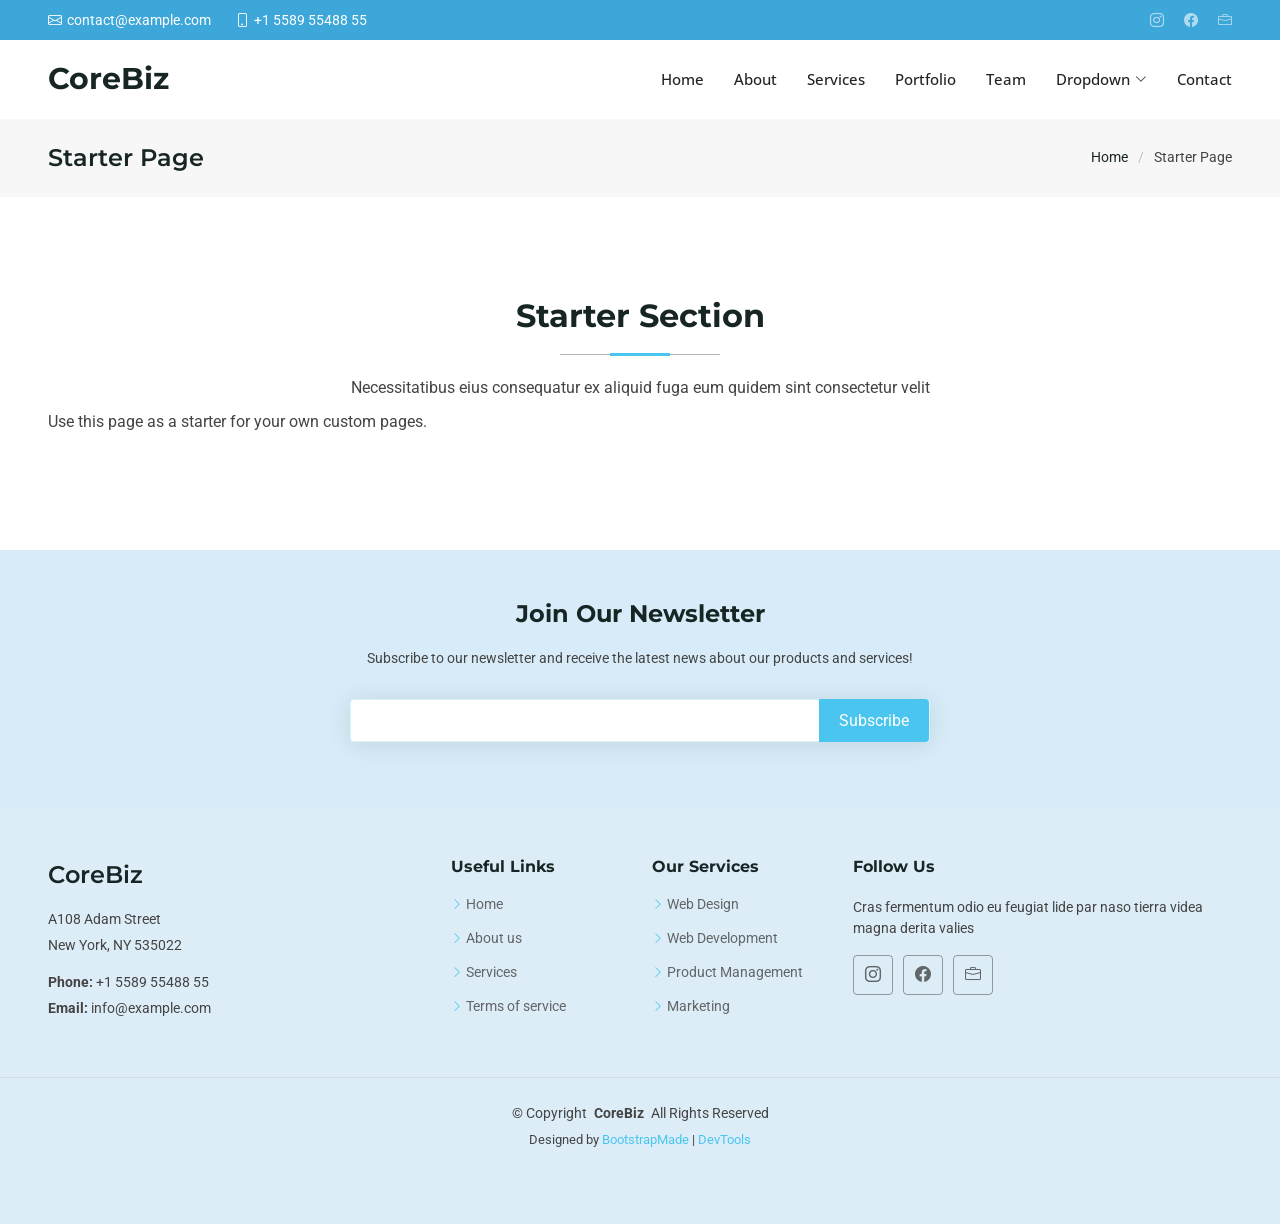
<file: starter-page.html>
<!DOCTYPE html>
<html lang="en">

<head>
  <meta charset="utf-8">
  <meta content="width=device-width, initial-scale=1.0" name="viewport">
  <title>Starter Page - CoreBiz Bootstrap Template</title>
  <meta name="description" content="">
  <meta name="keywords" content="">

  <!-- Favicons -->
  <link href="assets/img/favicon.png" rel="icon">
  <link href="assets/img/apple-touch-icon.png" rel="apple-touch-icon">

  <!-- Fonts -->
  <link href="https://fonts.googleapis.com" rel="preconnect">
  <link href="https://fonts.gstatic.com" rel="preconnect" crossorigin>
  <link href="https://fonts.googleapis.com/css2?family=Roboto:ital,wght@0,100;0,300;0,400;0,500;0,700;0,900;1,100;1,300;1,400;1,500;1,700;1,900&family=Open+Sans:ital,wght@0,300;0,400;0,500;0,600;0,700;0,800;1,300;1,400;1,500;1,600;1,700;1,800&family=Montserrat:ital,wght@0,100;0,200;0,300;0,400;0,500;0,600;0,700;0,800;0,900;1,100;1,200;1,300;1,400;1,500;1,600;1,700;1,800;1,900&display=swap" rel="stylesheet">

  <!-- Vendor CSS Files -->
  <link href="assets/vendor/bootstrap/css/bootstrap.min.css" rel="stylesheet">
  <link href="assets/vendor/bootstrap-icons/bootstrap-icons.css" rel="stylesheet">
  <link href="assets/vendor/aos/aos.css" rel="stylesheet">
  <link href="assets/vendor/glightbox/css/glightbox.min.css" rel="stylesheet">
  <link href="assets/vendor/swiper/swiper-bundle.min.css" rel="stylesheet">

  <!-- Main CSS File -->
  <link href="assets/css/main.css" rel="stylesheet">

  <!-- =======================================================
  * Template Name: CoreBiz
  * Template URL: https://bootstrapmade.com/corebiz-bootstrap-business-template/
  * Updated: Aug 30 2025 with Bootstrap v5.3.8
  * Author: BootstrapMade.com
  * License: https://bootstrapmade.com/license/
  ======================================================== -->
</head>

<body class="starter-page-page">

  <header id="header" class="header sticky-top">

    <div class="topbar d-flex align-items-center dark-background">
      <div class="container d-flex justify-content-center justify-content-md-between">
        <div class="contact-info d-flex align-items-center">
          <i class="bi bi-envelope d-flex align-items-center"><a href="mailto:contact@example.com">contact@example.com</a></i>
          <i class="bi bi-phone d-flex align-items-center ms-4"><span>+1 5589 55488 55</span></i>
        </div>
        <div class="social-links d-none d-md-flex align-items-center">
          <a href="https://www.instagram.com/amanindahmakmur/?hl=en" class="instagram" target="_blank" rel="noopener"><i class="bi bi-instagram"></i></a>
          <a href="https://www.facebook.com/p/PT-Aman-Indah-Makmur-61576713684060/" class="facebook" target="_blank" rel="noopener"><i class="bi bi-facebook"></i></a>
          <a href="https://id.jobstreet.com/id/companies/aman-indah-makmur-168549548585796" class="jobstreet" target="_blank" rel="noopener"><i class="bi bi-briefcase"></i></a>
        </div>
      </div>
    </div><!-- End Top Bar -->

    <div class="branding d-flex align-items-cente">

      <div class="container position-relative d-flex align-items-center justify-content-between">
        <a href="index.html" class="logo d-flex align-items-center">
          <!-- Uncomment the line below if you also wish to use an image logo -->
          <!-- <img src="assets/img/logo.webp" alt=""> -->
          <h1 class="sitename">CoreBiz</h1>
        </a>

        <nav id="navmenu" class="navmenu">
          <ul>
            <li><a href="#hero">Home</a></li>
            <li><a href="#about">About</a></li>
            <li><a href="#services">Services</a></li>
            <li><a href="#portfolio">Portfolio</a></li>
            <li><a href="#team">Team</a></li>
            <li class="dropdown"><a href="#"><span>Dropdown</span> <i class="bi bi-chevron-down toggle-dropdown"></i></a>
              <ul>
                <li><a href="#">Dropdown 1</a></li>
                <li class="dropdown"><a href="#"><span>Deep Dropdown</span> <i class="bi bi-chevron-down toggle-dropdown"></i></a>
                  <ul>
                    <li><a href="#">Deep Dropdown 1</a></li>
                    <li><a href="#">Deep Dropdown 2</a></li>
                    <li><a href="#">Deep Dropdown 3</a></li>
                    <li><a href="#">Deep Dropdown 4</a></li>
                    <li><a href="#">Deep Dropdown 5</a></li>
                  </ul>
                </li>
                <li><a href="#">Dropdown 2</a></li>
                <li><a href="#">Dropdown 3</a></li>
                <li><a href="#">Dropdown 4</a></li>
              </ul>
            </li>
            <li><a href="#contact">Contact</a></li>
          </ul>
          <i class="mobile-nav-toggle d-xl-none bi bi-list"></i>
        </nav>

      </div>

    </div>

  </header>

  <main class="main">

    <!-- Page Title -->
    <div class="page-title" data-aos="fade">
      <div class="container d-lg-flex justify-content-between align-items-center">
        <h1 class="mb-2 mb-lg-0">Starter Page</h1>
        <nav class="breadcrumbs">
          <ol>
            <li><a href="index.html">Home</a></li>
            <li class="current">Starter Page</li>
          </ol>
        </nav>
      </div>
    </div><!-- End Page Title -->

    <!-- Starter Section Section -->
    <section id="starter-section" class="starter-section section">

      <!-- Section Title -->
      <div class="container section-title" data-aos="fade-up">
        <h2>Starter Section</h2>
        <p>Necessitatibus eius consequatur ex aliquid fuga eum quidem sint consectetur velit</p>
      </div><!-- End Section Title -->

      <div class="container" data-aos="fade-up">
        <p>Use this page as a starter for your own custom pages.</p>
      </div>

    </section><!-- /Starter Section Section -->

  </main>

  <footer id="footer" class="footer light-background">

    <div class="footer-newsletter">
      <div class="container">
        <div class="row justify-content-center text-center">
          <div class="col-lg-6">
            <h4>Join Our Newsletter</h4>
            <p>Subscribe to our newsletter and receive the latest news about our products and services!</p>
            <form action="forms/newsletter.php" method="post" class="php-email-form">
              <div class="newsletter-form"><input type="email" name="email"><input type="submit" value="Subscribe"></div>
              <div class="loading">Loading</div>
              <div class="error-message"></div>
              <div class="sent-message">Your subscription request has been sent. Thank you!</div>
            </form>
          </div>
        </div>
      </div>
    </div>

    <div class="container footer-top">
      <div class="row gy-4">
        <div class="col-lg-4 col-md-6 footer-about">
          <a href="index.html" class="d-flex align-items-center">
            <span class="sitename">CoreBiz</span>
          </a>
          <div class="footer-contact pt-3">
            <p>A108 Adam Street</p>
            <p>New York, NY 535022</p>
            <p class="mt-3"><strong>Phone:</strong> <span>+1 5589 55488 55</span></p>
            <p><strong>Email:</strong> <span>info@example.com</span></p>
          </div>
        </div>

        <div class="col-lg-2 col-md-3 footer-links">
          <h4>Useful Links</h4>
          <ul>
            <li><i class="bi bi-chevron-right"></i> <a href="#">Home</a></li>
            <li><i class="bi bi-chevron-right"></i> <a href="#">About us</a></li>
            <li><i class="bi bi-chevron-right"></i> <a href="#">Services</a></li>
            <li><i class="bi bi-chevron-right"></i> <a href="#">Terms of service</a></li>
          </ul>
        </div>

        <div class="col-lg-2 col-md-3 footer-links">
          <h4>Our Services</h4>
          <ul>
            <li><i class="bi bi-chevron-right"></i> <a href="#">Web Design</a></li>
            <li><i class="bi bi-chevron-right"></i> <a href="#">Web Development</a></li>
            <li><i class="bi bi-chevron-right"></i> <a href="#">Product Management</a></li>
            <li><i class="bi bi-chevron-right"></i> <a href="#">Marketing</a></li>
          </ul>
        </div>

        <div class="col-lg-4 col-md-12">
          <h4>Follow Us</h4>
          <p>Cras fermentum odio eu feugiat lide par naso tierra videa magna derita valies</p>
          <div class="social-links d-flex">
            <a href="https://www.instagram.com/amanindahmakmur/?hl=en" target="_blank" rel="noopener"><i class="bi bi-instagram"></i></a>
            <a href="https://www.facebook.com/p/PT-Aman-Indah-Makmur-61576713684060/" target="_blank" rel="noopener"><i class="bi bi-facebook"></i></a>
            <a href="https://id.jobstreet.com/id/companies/aman-indah-makmur-168549548585796" target="_blank" rel="noopener"><i class="bi bi-briefcase"></i></a>
          </div>
        </div>

      </div>
    </div>

    <div class="container copyright text-center mt-4">
      <p>© <span>Copyright</span> <strong class="px-1 sitename">CoreBiz</strong> <span>All Rights Reserved</span></p>
      <div class="credits">
        <!-- All the links in the footer should remain intact. -->
        <!-- You can delete the links only if you've purchased the pro version. -->
        <!-- Licensing information: https://bootstrapmade.com/license/ -->
        <!-- Purchase the pro version with working PHP/AJAX contact form: [buy-url] -->
        Designed by <a href="https://bootstrapmade.com/">BootstrapMade</a> | <a href="https://bootstrapmade.com/tools/">DevTools</a>
      </div>
    </div>

  </footer>

  <!-- Scroll Top -->
  <a href="#" id="scroll-top" class="scroll-top d-flex align-items-center justify-content-center"><i class="bi bi-arrow-up-short"></i></a>

  <!-- Preloader -->
  <div id="preloader">
    <div></div>
    <div></div>
    <div></div>
    <div></div>
  </div>

  <!-- Vendor JS Files -->
  <script src="assets/vendor/bootstrap/js/bootstrap.bundle.min.js"></script>
  <script src="assets/vendor/php-email-form/validate.js"></script>
  <script src="assets/vendor/aos/aos.js"></script>
  <script src="assets/vendor/glightbox/js/glightbox.min.js"></script>
  <script src="assets/vendor/purecounter/purecounter_vanilla.js"></script>
  <script src="assets/vendor/waypoints/noframework.waypoints.js"></script>
  <script src="assets/vendor/swiper/swiper-bundle.min.js"></script>
  <script src="assets/vendor/imagesloaded/imagesloaded.pkgd.min.js"></script>
  <script src="assets/vendor/isotope-layout/isotope.pkgd.min.js"></script>

  <!-- Main JS File -->
  <script src="assets/js/main.js"></script>

</body>

</html>
</file>
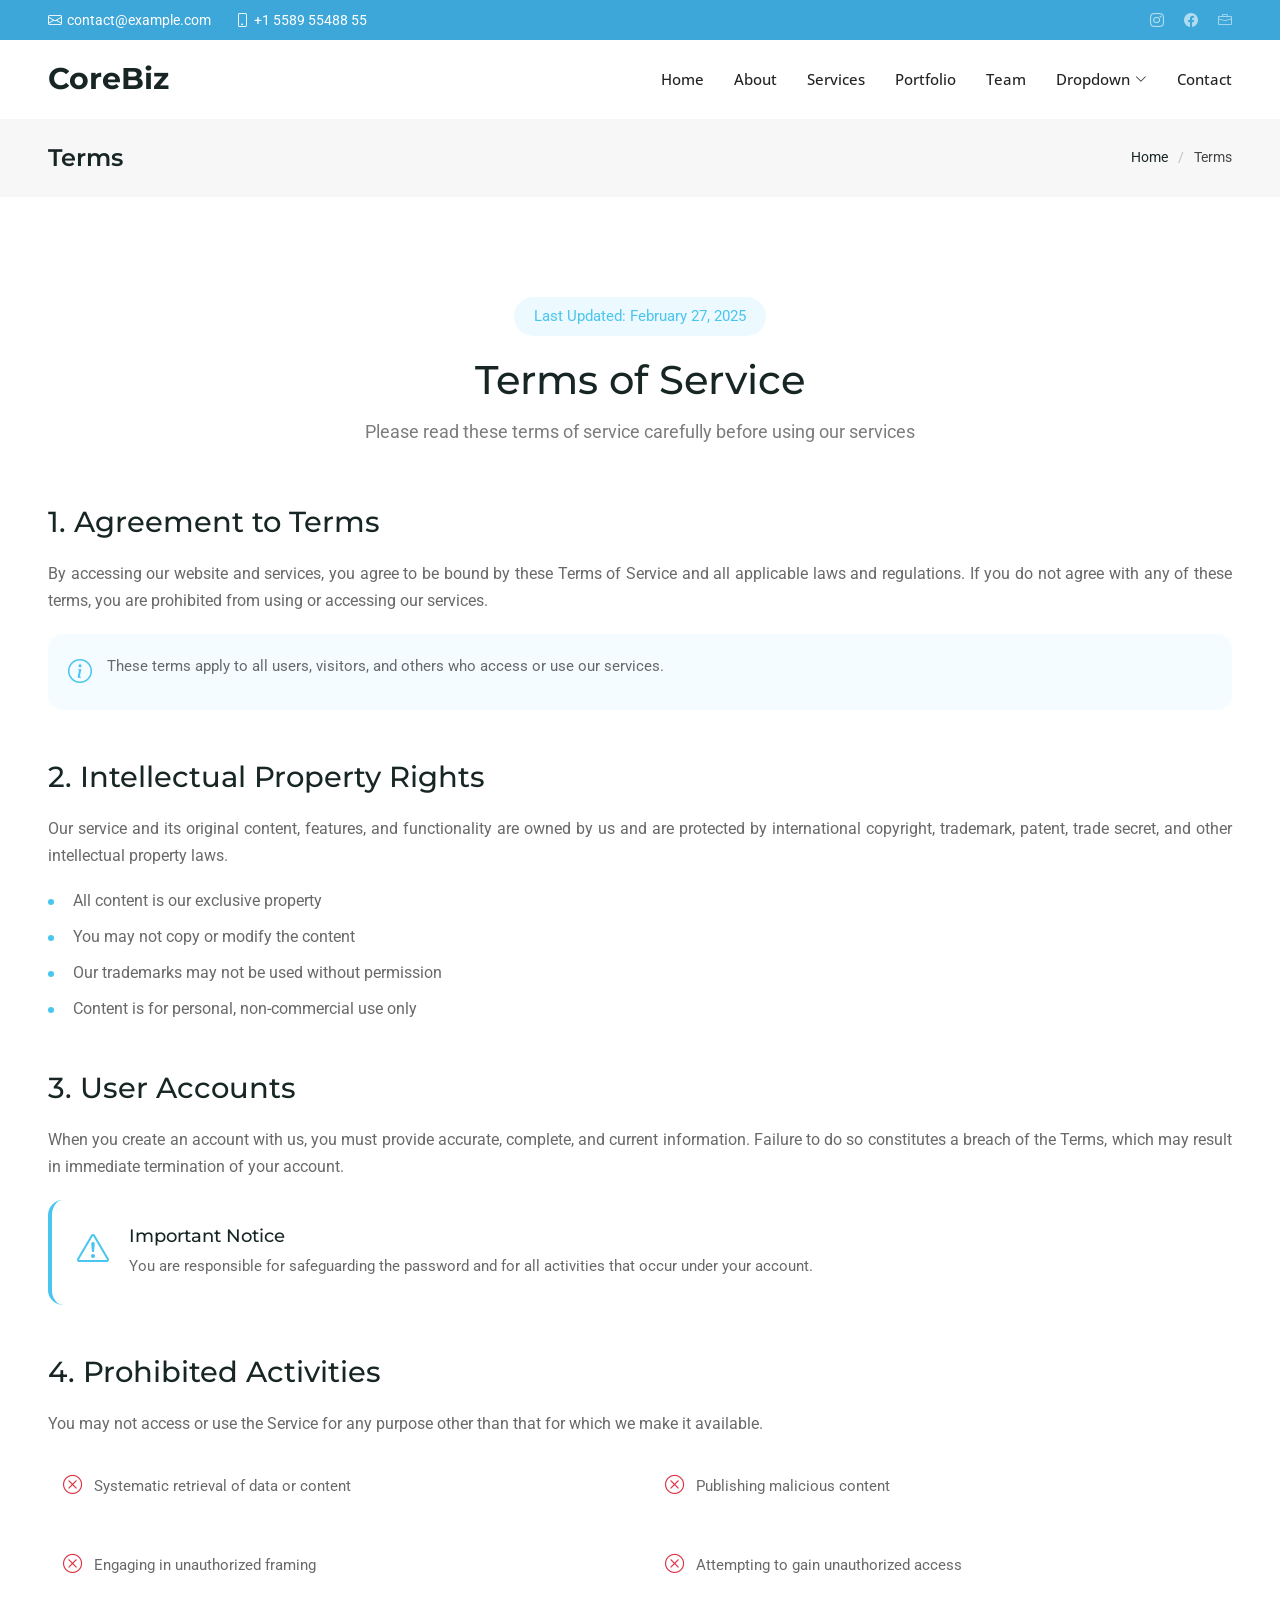
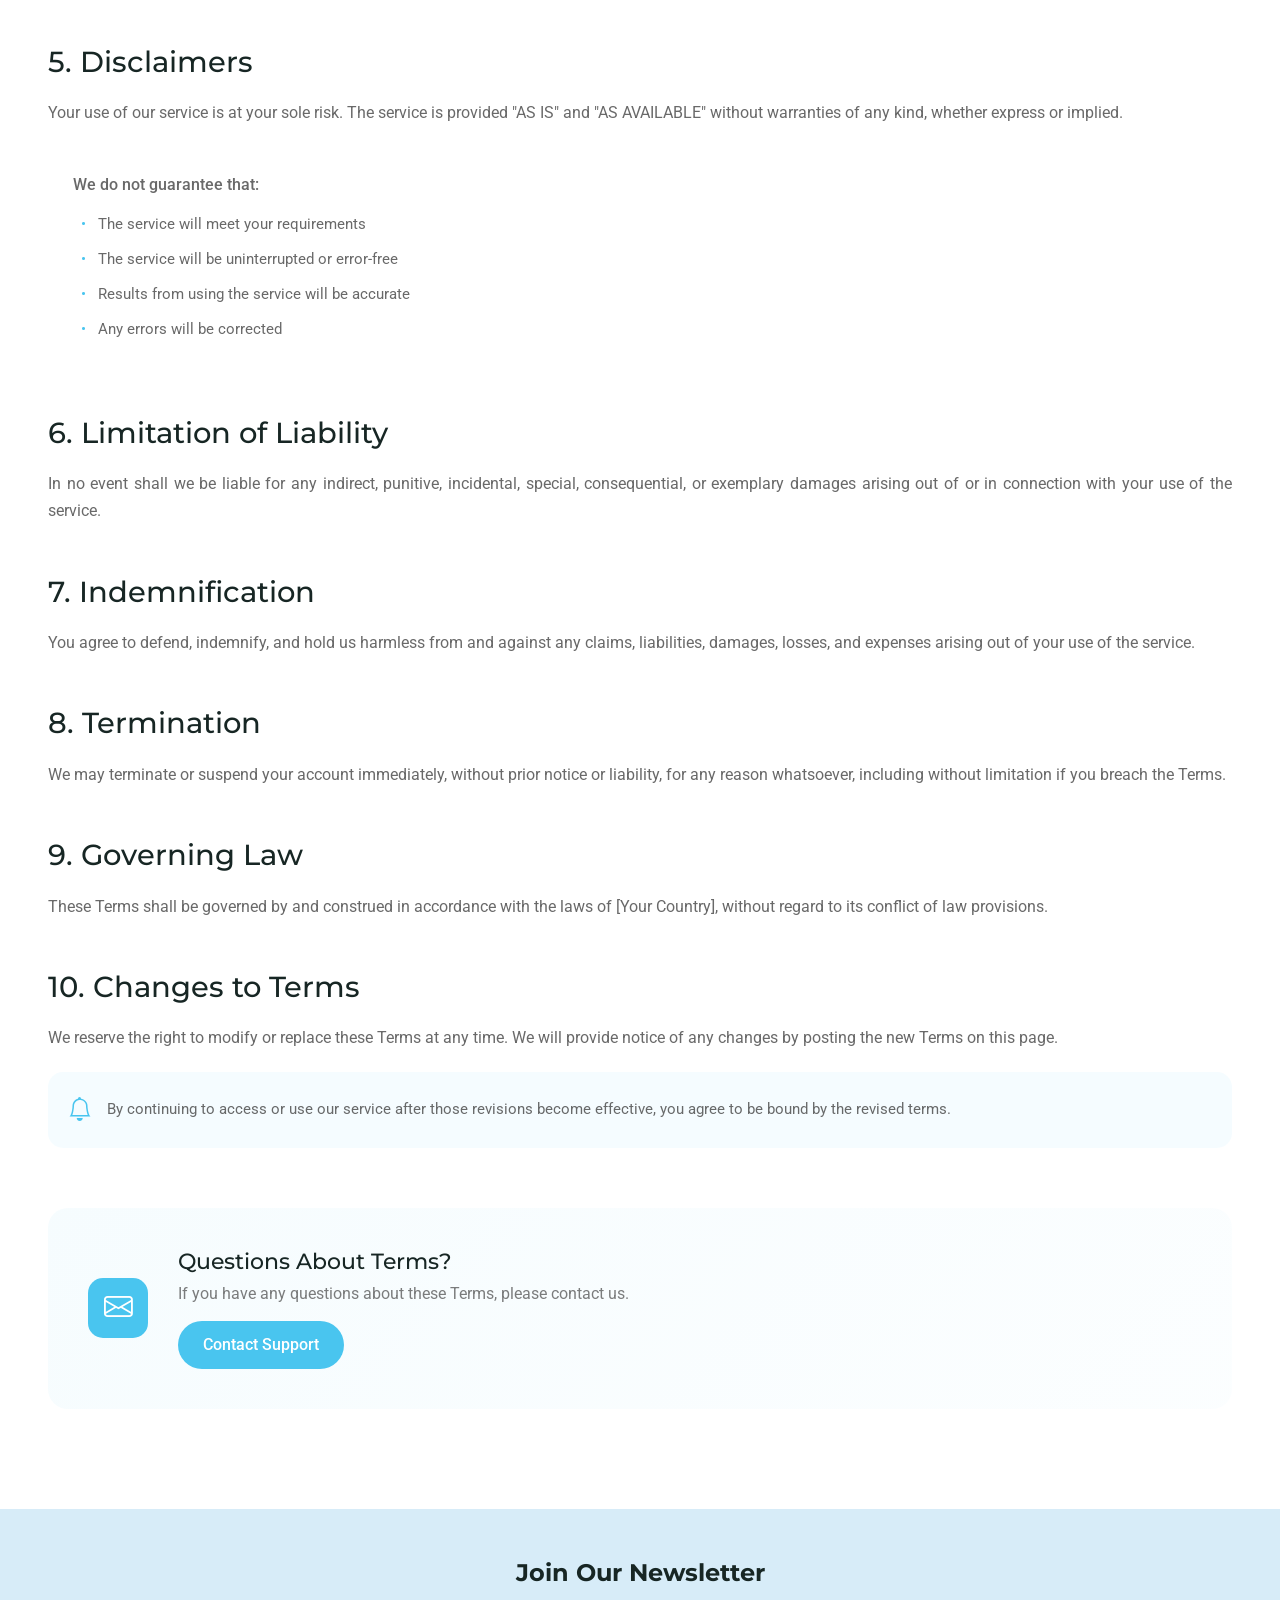
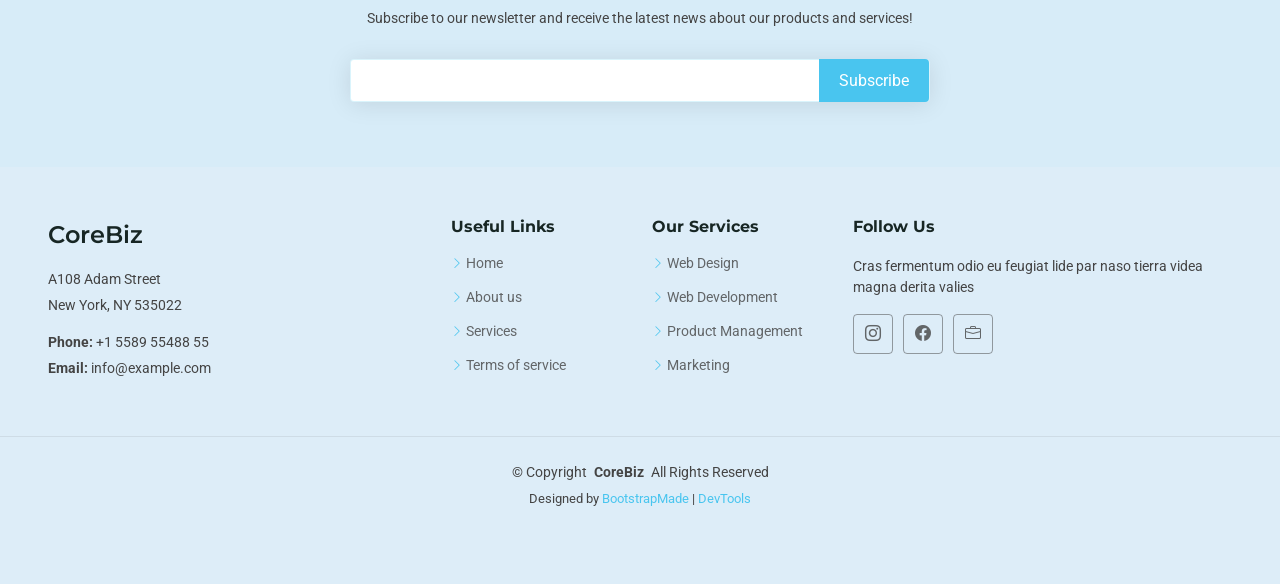
<file: terms.html>
<!DOCTYPE html>
<html lang="en">

<head>
  <meta charset="utf-8">
  <meta content="width=device-width, initial-scale=1.0" name="viewport">
  <title>Terms - CoreBiz Bootstrap Template</title>
  <meta name="description" content="">
  <meta name="keywords" content="">

  <!-- Favicons -->
  <link href="assets/img/favicon.png" rel="icon">
  <link href="assets/img/apple-touch-icon.png" rel="apple-touch-icon">

  <!-- Fonts -->
  <link href="https://fonts.googleapis.com" rel="preconnect">
  <link href="https://fonts.gstatic.com" rel="preconnect" crossorigin>
  <link href="https://fonts.googleapis.com/css2?family=Roboto:ital,wght@0,100;0,300;0,400;0,500;0,700;0,900;1,100;1,300;1,400;1,500;1,700;1,900&family=Open+Sans:ital,wght@0,300;0,400;0,500;0,600;0,700;0,800;1,300;1,400;1,500;1,600;1,700;1,800&family=Montserrat:ital,wght@0,100;0,200;0,300;0,400;0,500;0,600;0,700;0,800;0,900;1,100;1,200;1,300;1,400;1,500;1,600;1,700;1,800;1,900&display=swap" rel="stylesheet">

  <!-- Vendor CSS Files -->
  <link href="assets/vendor/bootstrap/css/bootstrap.min.css" rel="stylesheet">
  <link href="assets/vendor/bootstrap-icons/bootstrap-icons.css" rel="stylesheet">
  <link href="assets/vendor/aos/aos.css" rel="stylesheet">
  <link href="assets/vendor/glightbox/css/glightbox.min.css" rel="stylesheet">
  <link href="assets/vendor/swiper/swiper-bundle.min.css" rel="stylesheet">

  <!-- Main CSS File -->
  <link href="assets/css/main.css" rel="stylesheet">

  <!-- =======================================================
  * Template Name: CoreBiz
  * Template URL: https://bootstrapmade.com/corebiz-bootstrap-business-template/
  * Updated: Aug 30 2025 with Bootstrap v5.3.8
  * Author: BootstrapMade.com
  * License: https://bootstrapmade.com/license/
  ======================================================== -->
</head>

<body class="terms-page">

  <header id="header" class="header sticky-top">

    <div class="topbar d-flex align-items-center dark-background">
      <div class="container d-flex justify-content-center justify-content-md-between">
        <div class="contact-info d-flex align-items-center">
          <i class="bi bi-envelope d-flex align-items-center"><a href="mailto:contact@example.com">contact@example.com</a></i>
          <i class="bi bi-phone d-flex align-items-center ms-4"><span>+1 5589 55488 55</span></i>
        </div>
        <div class="social-links d-none d-md-flex align-items-center">
          <a href="https://www.instagram.com/amanindahmakmur/?hl=en" class="instagram" target="_blank" rel="noopener"><i class="bi bi-instagram"></i></a>
          <a href="https://www.facebook.com/p/PT-Aman-Indah-Makmur-61576713684060/" class="facebook" target="_blank" rel="noopener"><i class="bi bi-facebook"></i></a>
          <a href="https://id.jobstreet.com/id/companies/aman-indah-makmur-168549548585796" class="jobstreet" target="_blank" rel="noopener"><i class="bi bi-briefcase"></i></a>
        </div>
      </div>
    </div><!-- End Top Bar -->

    <div class="branding d-flex align-items-cente">

      <div class="container position-relative d-flex align-items-center justify-content-between">
        <a href="index.html" class="logo d-flex align-items-center">
          <!-- Uncomment the line below if you also wish to use an image logo -->
          <!-- <img src="assets/img/logo.webp" alt=""> -->
          <h1 class="sitename">CoreBiz</h1>
        </a>

        <nav id="navmenu" class="navmenu">
          <ul>
            <li><a href="#hero">Home</a></li>
            <li><a href="#about">About</a></li>
            <li><a href="#services">Services</a></li>
            <li><a href="#portfolio">Portfolio</a></li>
            <li><a href="#team">Team</a></li>
            <li class="dropdown"><a href="#"><span>Dropdown</span> <i class="bi bi-chevron-down toggle-dropdown"></i></a>
              <ul>
                <li><a href="#">Dropdown 1</a></li>
                <li class="dropdown"><a href="#"><span>Deep Dropdown</span> <i class="bi bi-chevron-down toggle-dropdown"></i></a>
                  <ul>
                    <li><a href="#">Deep Dropdown 1</a></li>
                    <li><a href="#">Deep Dropdown 2</a></li>
                    <li><a href="#">Deep Dropdown 3</a></li>
                    <li><a href="#">Deep Dropdown 4</a></li>
                    <li><a href="#">Deep Dropdown 5</a></li>
                  </ul>
                </li>
                <li><a href="#">Dropdown 2</a></li>
                <li><a href="#">Dropdown 3</a></li>
                <li><a href="#">Dropdown 4</a></li>
              </ul>
            </li>
            <li><a href="#contact">Contact</a></li>
          </ul>
          <i class="mobile-nav-toggle d-xl-none bi bi-list"></i>
        </nav>

      </div>

    </div>

  </header>

  <main class="main">

    <!-- Page Title -->
    <div class="page-title position-relative" data-aos="fade">
      <div class="container d-lg-flex justify-content-between align-items-center">
        <h1 class="mb-2 mb-lg-0">Terms&nbsp;</h1>
        <nav class="breadcrumbs">
          <ol>
            <li><a href="index.html">Home</a></li>
            <li class="current">Terms</li>
          </ol>
        </nav>
      </div>
    </div><!-- End Page Title -->

    <!-- Terms Of Service Section -->
    <section id="terms-of-service" class="terms-of-service section">

      <div class="container" data-aos="fade-up">
        <!-- Page Header -->
        <div class="tos-header text-center" data-aos="fade-up">
          <span class="last-updated">Last Updated: February 27, 2025</span>
          <h2>Terms of Service</h2>
          <p>Please read these terms of service carefully before using our services</p>
        </div>

        <!-- Content -->
        <div class="tos-content" data-aos="fade-up" data-aos-delay="200">
          <!-- Agreement Section -->
          <div id="agreement" class="content-section">
            <h3>1. Agreement to Terms</h3>
            <p>By accessing our website and services, you agree to be bound by these Terms of Service and all applicable laws and regulations. If you do not agree with any of these terms, you are prohibited from using or accessing our services.</p>
            <div class="info-box">
              <i class="bi bi-info-circle"></i>
              <p>These terms apply to all users, visitors, and others who access or use our services.</p>
            </div>
          </div>

          <!-- Intellectual Property -->
          <div id="intellectual-property" class="content-section">
            <h3>2. Intellectual Property Rights</h3>
            <p>Our service and its original content, features, and functionality are owned by us and are protected by international copyright, trademark, patent, trade secret, and other intellectual property laws.</p>
            <ul class="list-items">
              <li>All content is our exclusive property</li>
              <li>You may not copy or modify the content</li>
              <li>Our trademarks may not be used without permission</li>
              <li>Content is for personal, non-commercial use only</li>
            </ul>
          </div>

          <!-- User Accounts -->
          <div id="user-accounts" class="content-section">
            <h3>3. User Accounts</h3>
            <p>When you create an account with us, you must provide accurate, complete, and current information. Failure to do so constitutes a breach of the Terms, which may result in immediate termination of your account.</p>
            <div class="alert-box">
              <i class="bi bi-exclamation-triangle"></i>
              <div class="alert-content">
                <h5>Important Notice</h5>
                <p>You are responsible for safeguarding the password and for all activities that occur under your account.</p>
              </div>
            </div>
          </div>

          <!-- Prohibited Activities -->
          <div id="prohibited" class="content-section">
            <h3>4. Prohibited Activities</h3>
            <p>You may not access or use the Service for any purpose other than that for which we make it available.</p>
            <div class="prohibited-list">
              <div class="prohibited-item">
                <i class="bi bi-x-circle"></i>
                <span>Systematic retrieval of data or content</span>
              </div>
              <div class="prohibited-item">
                <i class="bi bi-x-circle"></i>
                <span>Publishing malicious content</span>
              </div>
              <div class="prohibited-item">
                <i class="bi bi-x-circle"></i>
                <span>Engaging in unauthorized framing</span>
              </div>
              <div class="prohibited-item">
                <i class="bi bi-x-circle"></i>
                <span>Attempting to gain unauthorized access</span>
              </div>
            </div>
          </div>

          <!-- Disclaimers -->
          <div id="disclaimer" class="content-section">
            <h3>5. Disclaimers</h3>
            <p>Your use of our service is at your sole risk. The service is provided "AS IS" and "AS AVAILABLE" without warranties of any kind, whether express or implied.</p>
            <div class="disclaimer-box">
              <p>We do not guarantee that:</p>
              <ul>
                <li>The service will meet your requirements</li>
                <li>The service will be uninterrupted or error-free</li>
                <li>Results from using the service will be accurate</li>
                <li>Any errors will be corrected</li>
              </ul>
            </div>
          </div>

          <!-- Limitation of Liability -->
          <div id="limitation" class="content-section">
            <h3>6. Limitation of Liability</h3>
            <p>In no event shall we be liable for any indirect, punitive, incidental, special, consequential, or exemplary damages arising out of or in connection with your use of the service.</p>
          </div>

          <!-- Indemnification -->
          <div id="indemnification" class="content-section">
            <h3>7. Indemnification</h3>
            <p>You agree to defend, indemnify, and hold us harmless from and against any claims, liabilities, damages, losses, and expenses arising out of your use of the service.</p>
          </div>

          <!-- Termination -->
          <div id="termination" class="content-section">
            <h3>8. Termination</h3>
            <p>We may terminate or suspend your account immediately, without prior notice or liability, for any reason whatsoever, including without limitation if you breach the Terms.</p>
          </div>

          <!-- Governing Law -->
          <div id="governing-law" class="content-section">
            <h3>9. Governing Law</h3>
            <p>These Terms shall be governed by and construed in accordance with the laws of [Your Country], without regard to its conflict of law provisions.</p>
          </div>

          <!-- Changes -->
          <div id="changes" class="content-section">
            <h3>10. Changes to Terms</h3>
            <p>We reserve the right to modify or replace these Terms at any time. We will provide notice of any changes by posting the new Terms on this page.</p>
            <div class="notice-box">
              <i class="bi bi-bell"></i>
              <p>By continuing to access or use our service after those revisions become effective, you agree to be bound by the revised terms.</p>
            </div>
          </div>
        </div>

        <!-- Contact Section -->
        <div class="tos-contact" data-aos="fade-up" data-aos-delay="300">
          <div class="contact-box">
            <div class="contact-icon">
              <i class="bi bi-envelope"></i>
            </div>
            <div class="contact-content">
              <h4>Questions About Terms?</h4>
              <p>If you have any questions about these Terms, please contact us.</p>
              <a href="#" class="contact-link">Contact Support</a>
            </div>
          </div>
        </div>
      </div>

    </section><!-- /Terms Of Service Section -->

  </main>

  <footer id="footer" class="footer light-background">

    <div class="footer-newsletter">
      <div class="container">
        <div class="row justify-content-center text-center">
          <div class="col-lg-6">
            <h4>Join Our Newsletter</h4>
            <p>Subscribe to our newsletter and receive the latest news about our products and services!</p>
            <form action="forms/newsletter.php" method="post" class="php-email-form">
              <div class="newsletter-form"><input type="email" name="email"><input type="submit" value="Subscribe"></div>
              <div class="loading">Loading</div>
              <div class="error-message"></div>
              <div class="sent-message">Your subscription request has been sent. Thank you!</div>
            </form>
          </div>
        </div>
      </div>
    </div>

    <div class="container footer-top">
      <div class="row gy-4">
        <div class="col-lg-4 col-md-6 footer-about">
          <a href="index.html" class="d-flex align-items-center">
            <span class="sitename">CoreBiz</span>
          </a>
          <div class="footer-contact pt-3">
            <p>A108 Adam Street</p>
            <p>New York, NY 535022</p>
            <p class="mt-3"><strong>Phone:</strong> <span>+1 5589 55488 55</span></p>
            <p><strong>Email:</strong> <span>info@example.com</span></p>
          </div>
        </div>

        <div class="col-lg-2 col-md-3 footer-links">
          <h4>Useful Links</h4>
          <ul>
            <li><i class="bi bi-chevron-right"></i> <a href="#">Home</a></li>
            <li><i class="bi bi-chevron-right"></i> <a href="#">About us</a></li>
            <li><i class="bi bi-chevron-right"></i> <a href="#">Services</a></li>
            <li><i class="bi bi-chevron-right"></i> <a href="#">Terms of service</a></li>
          </ul>
        </div>

        <div class="col-lg-2 col-md-3 footer-links">
          <h4>Our Services</h4>
          <ul>
            <li><i class="bi bi-chevron-right"></i> <a href="#">Web Design</a></li>
            <li><i class="bi bi-chevron-right"></i> <a href="#">Web Development</a></li>
            <li><i class="bi bi-chevron-right"></i> <a href="#">Product Management</a></li>
            <li><i class="bi bi-chevron-right"></i> <a href="#">Marketing</a></li>
          </ul>
        </div>

        <div class="col-lg-4 col-md-12">
          <h4>Follow Us</h4>
          <p>Cras fermentum odio eu feugiat lide par naso tierra videa magna derita valies</p>
          <div class="social-links d-flex">
            <a href="https://www.instagram.com/amanindahmakmur/?hl=en" target="_blank" rel="noopener"><i class="bi bi-instagram"></i></a>
            <a href="https://www.facebook.com/p/PT-Aman-Indah-Makmur-61576713684060/" target="_blank" rel="noopener"><i class="bi bi-facebook"></i></a>
            <a href="https://id.jobstreet.com/id/companies/aman-indah-makmur-168549548585796" target="_blank" rel="noopener"><i class="bi bi-briefcase"></i></a>
          </div>
        </div>

      </div>
    </div>

    <div class="container copyright text-center mt-4">
      <p>© <span>Copyright</span> <strong class="px-1 sitename">CoreBiz</strong> <span>All Rights Reserved</span></p>
      <div class="credits">
        <!-- All the links in the footer should remain intact. -->
        <!-- You can delete the links only if you've purchased the pro version. -->
        <!-- Licensing information: https://bootstrapmade.com/license/ -->
        <!-- Purchase the pro version with working PHP/AJAX contact form: [buy-url] -->
        Designed by <a href="https://bootstrapmade.com/">BootstrapMade</a> | <a href="https://bootstrapmade.com/tools/">DevTools</a>
      </div>
    </div>

  </footer>

  <!-- Scroll Top -->
  <a href="#" id="scroll-top" class="scroll-top d-flex align-items-center justify-content-center"><i class="bi bi-arrow-up-short"></i></a>

  <!-- Preloader -->
  <div id="preloader">
    <div></div>
    <div></div>
    <div></div>
    <div></div>
  </div>

  <!-- Vendor JS Files -->
  <script src="assets/vendor/bootstrap/js/bootstrap.bundle.min.js"></script>
  <script src="assets/vendor/php-email-form/validate.js"></script>
  <script src="assets/vendor/aos/aos.js"></script>
  <script src="assets/vendor/glightbox/js/glightbox.min.js"></script>
  <script src="assets/vendor/purecounter/purecounter_vanilla.js"></script>
  <script src="assets/vendor/waypoints/noframework.waypoints.js"></script>
  <script src="assets/vendor/swiper/swiper-bundle.min.js"></script>
  <script src="assets/vendor/imagesloaded/imagesloaded.pkgd.min.js"></script>
  <script src="assets/vendor/isotope-layout/isotope.pkgd.min.js"></script>

  <!-- Main JS File -->
  <script src="assets/js/main.js"></script>

</body>

</html>
</file>
<file: assets/css/main.css>
/**
* Template Name: CoreBiz
* Template URL: https://bootstrapmade.com/corebiz-bootstrap-business-template/
* Updated: Aug 30 2025 with Bootstrap v5.3.8
* Author: BootstrapMade.com
* License: https://bootstrapmade.com/license/
*/

@charset "UTF-8";

/*--------------------------------------------------------------
# Font & Color Variables
# Help: https://bootstrapmade.com/color-system/
--------------------------------------------------------------*/
/* Fonts */
:root {
  --default-font: "Roboto",  system-ui, -apple-system, "Segoe UI", Roboto, "Helvetica Neue", Arial, "Noto Sans", "Liberation Sans", sans-serif, "Apple Color Emoji", "Segoe UI Emoji", "Segoe UI Symbol", "Noto Color Emoji";
  --heading-font: "Montserrat",  sans-serif;
  --nav-font: "Open Sans",  sans-serif;
}

/* Global Colors - The following color variables are used throughout the website. Updating them here will change the color scheme of the entire website */
:root { 
  --background-color: #ffffff; /* Background color for the entire website, including individual sections */
  --default-color: #444444; /* Default color used for the majority of the text content across the entire website */
  --heading-color: #172624; /* Color for headings, subheadings and title throughout the website */
  --accent-color: #49C5EF; /* Accent color that represents your brand on the website. It's used for buttons, links, and other elements that need to stand out */
  --surface-color: #ffffff; /* The surface color is used as a background of boxed elements within sections, such as cards, icon boxes, or other elements that require a visual separation from the global background. */
  --contrast-color: #ffffff; /* Contrast color for text, ensuring readability against backgrounds of accent, heading, or default colors. */
}

/* Nav Menu Colors - The following color variables are used specifically for the navigation menu. They are separate from the global colors to allow for more customization options */
:root {
  --nav-color: #222222;  /* The default color of the main navmenu links */
  --nav-hover-color: #33A6D5; /* Applied to main navmenu links when they are hovered over or active */
  --nav-mobile-background-color: #ffffff; /* Used as the background color for mobile navigation menu */
  --nav-dropdown-background-color: #ffffff; /* Used as the background color for dropdown items that appear when hovering over primary navigation items */
  --nav-dropdown-color: #222222; /* Used for navigation links of the dropdown items in the navigation menu. */
  --nav-dropdown-hover-color: #49C5EF; /* Similar to --nav-hover-color, this color is applied to dropdown navigation links when they are hovered over. */
}

/* Color Presets - These classes override global colors when applied to any section or element, providing reuse of the sam color scheme. */

.light-background {
  --background-color: #ddedf8;
  --surface-color: #ffffff;
}

.container { max-width: 1600px; padding-left: 48px; padding-right: 48px; margin-left: auto; margin-right: auto; }

@media (max-width: 768px) {
  .container { padding-left: 16px; padding-right: 16px; }
}

.dark-background {
  --background-color: #3DA7DA;
  --default-color: #ffffff;
  --heading-color: #ffffff;
  --surface-color: #252525;
  --contrast-color: #ffffff;
}

/* Smooth scroll */
:root {
  scroll-behavior: smooth;
}

/*--------------------------------------------------------------
# General Styling & Shared Classes
--------------------------------------------------------------*/
body {
  color: var(--default-color);
  background-color: var(--background-color);
  font-family: var(--default-font);
}

a {
  color: var(--accent-color);
  text-decoration: none;
  transition: 0.3s;
}

a:hover {
  color: color-mix(in srgb, var(--accent-color), transparent 25%);
  text-decoration: none;
}

h1,
h2,
h3,
h4,
h5,
h6 {
  color: var(--heading-color);
  font-family: var(--heading-font);
}

/* PHP Email Form Messages
------------------------------*/
.php-email-form .error-message {
  display: none;
  background: #df1529;
  color: #ffffff;
  text-align: left;
  padding: 15px;
  margin-bottom: 24px;
  font-weight: 600;
}

.php-email-form .sent-message {
  display: none;
  color: #ffffff;
  background: #059652;
  text-align: center;
  padding: 15px;
  margin-bottom: 24px;
  font-weight: 600;
}

.php-email-form .loading {
  display: none;
  background: var(--surface-color);
  text-align: center;
  padding: 15px;
  margin-bottom: 24px;
}

.php-email-form .loading:before {
  content: "";
  display: inline-block;
  border-radius: 50%;
  width: 24px;
  height: 24px;
  margin: 0 10px -6px 0;
  border: 3px solid var(--accent-color);
  border-top-color: var(--surface-color);
  animation: php-email-form-loading 1s linear infinite;
}

@keyframes php-email-form-loading {
  0% {
    transform: rotate(0deg);
  }

  100% {
    transform: rotate(360deg);
  }
}

/*--------------------------------------------------------------
# Global Header
--------------------------------------------------------------*/
.header {
  color: var(--default-color);
  transition: all 0.5s;
  z-index: 997;
  background-color: var(--background-color);
}

.header .topbar {
  background-color: var(--background-color);
  height: 40px;
  padding: 0;
  font-size: 14px;
  transition: all 0.5s;
}

.header .topbar .contact-info i {
  font-style: normal;
  color: var(--contrast-color);
}

.header .topbar .contact-info i a,
.header .topbar .contact-info i span {
  padding-left: 5px;
  color: var(--contrast-color);
}

@media (max-width: 575px) {

  .header .topbar .contact-info i a,
  .header .topbar .contact-info i span {
    font-size: 13px;
  }
}

.header .topbar .contact-info i a {
  line-height: 0;
  transition: 0.3s;
}

.header .topbar .contact-info i a:hover {
  color: var(--contrast-color);
  text-decoration: underline;
}

.header .topbar .social-links a {
  color: color-mix(in srgb, var(--contrast-color), transparent 40%);
  line-height: 0;
  transition: 0.3s;
  margin-left: 20px;
}

.header .topbar .social-links a:hover {
  color: var(--contrast-color);
}

.header .branding {
  min-height: 60px;
  padding: 10px 0;
}

.header .logo {
  line-height: 1;
}

.header .logo img {
  max-height: 36px;
  margin-right: 8px;
}

.header .logo h1 {
  font-size: 30px;
  margin: 0;
  font-weight: 700;
  color: var(--heading-color);
}

.scrolled .header {
  box-shadow: 0px 0 18px rgba(0, 0, 0, 0.1);
}

.scrolled .header .topbar {
  height: 0;
  visibility: hidden;
  overflow: hidden;
}

/*--------------------------------------------------------------
# Navigation Menu
--------------------------------------------------------------*/
/* Navmenu - Desktop */
@media (min-width: 1200px) {
  .navmenu {
    padding: 0;
  }

  .navmenu ul {
    margin: 0;
    padding: 0;
    display: flex;
    list-style: none;
    align-items: center;
  }

  .navmenu li {
    position: relative;
  }

  .navmenu a,
  .navmenu a:focus {
    color: var(--nav-color);
    padding: 18px 15px;
    font-size: 15px;
    font-family: var(--nav-font);
    font-weight: 500;
    display: flex;
    align-items: center;
    justify-content: space-between;
    white-space: nowrap;
    transition: 0.3s;
  }

  .navmenu a i,
  .navmenu a:focus i {
    font-size: 12px;
    line-height: 0;
    margin-left: 5px;
    transition: 0.3s;
  }

  .navmenu li:last-child a {
    padding-right: 0;
  }

  .navmenu li:hover>a,
  .navmenu .active,
  .navmenu .active:focus {
    color: var(--nav-hover-color);
  }

  .navmenu .dropdown ul {
    margin: 0;
    padding: 10px 0;
    background: var(--nav-dropdown-background-color);
    display: block;
    position: absolute;
    visibility: hidden;
    left: 14px;
    top: 130%;
    opacity: 0;
    transition: 0.3s;
    border-radius: 4px;
    z-index: 99;
    box-shadow: 0px 0px 30px rgba(0, 0, 0, 0.1);
  }

  .navmenu .dropdown ul li {
    min-width: 200px;
  }

  .navmenu .dropdown ul a {
    padding: 10px 20px;
    font-size: 15px;
    text-transform: none;
    color: var(--nav-dropdown-color);
  }

  .navmenu .dropdown ul a i {
    font-size: 12px;
  }

  .navmenu .dropdown ul a:hover,
  .navmenu .dropdown ul .active:hover,
  .navmenu .dropdown ul li:hover>a {
    color: var(--nav-dropdown-hover-color);
  }

  .navmenu .dropdown:hover>ul {
    opacity: 1;
    top: 100%;
    visibility: visible;
  }

  .navmenu .dropdown .dropdown ul {
    top: 0;
    left: -90%;
    visibility: hidden;
  }

  .navmenu .dropdown .dropdown:hover>ul {
    opacity: 1;
    top: 0;
    left: -100%;
    visibility: visible;
  }
}

/* Navmenu - Mobile */
@media (max-width: 1199px) {
  .mobile-nav-toggle {
    color: var(--nav-color);
    font-size: 28px;
    line-height: 0;
    margin-right: 10px;
    cursor: pointer;
    transition: color 0.3s;
  }

  .navmenu {
    padding: 0;
    z-index: 9997;
  }

  .navmenu ul {
    display: none;
    list-style: none;
    position: absolute;
    inset: 60px 20px 20px 20px;
    padding: 10px 0;
    margin: 0;
    border-radius: 6px;
    background-color: var(--nav-mobile-background-color);
    overflow-y: auto;
    transition: 0.3s;
    z-index: 9998;
    box-shadow: 0px 0px 30px rgba(0, 0, 0, 0.1);
  }

  .navmenu a,
  .navmenu a:focus {
    color: var(--nav-dropdown-color);
    padding: 10px 20px;
    font-family: var(--nav-font);
    font-size: 17px;
    font-weight: 500;
    display: flex;
    align-items: center;
    justify-content: space-between;
    white-space: nowrap;
    transition: 0.3s;
  }

  .navmenu a i,
  .navmenu a:focus i {
    font-size: 12px;
    line-height: 0;
    margin-left: 5px;
    width: 30px;
    height: 30px;
    display: flex;
    align-items: center;
    justify-content: center;
    border-radius: 50%;
    transition: 0.3s;
    background-color: color-mix(in srgb, var(--accent-color), transparent 90%);
  }

  .navmenu a i:hover,
  .navmenu a:focus i:hover {
    background-color: var(--accent-color);
    color: var(--contrast-color);
  }

  .navmenu a:hover,
  .navmenu .active,
  .navmenu .active:focus {
    color: var(--nav-dropdown-hover-color);
  }

  .navmenu .active i,
  .navmenu .active:focus i {
    background-color: var(--accent-color);
    color: var(--contrast-color);
    transform: rotate(180deg);
  }

  .navmenu .dropdown ul {
    position: static;
    display: none;
    z-index: 99;
    padding: 10px 0;
    margin: 10px 20px;
    background-color: var(--nav-dropdown-background-color);
    border: 1px solid color-mix(in srgb, var(--default-color), transparent 90%);
    box-shadow: none;
    transition: all 0.5s ease-in-out;
  }

  .navmenu .dropdown ul ul {
    background-color: rgba(33, 37, 41, 0.1);
  }

  .navmenu .dropdown>.dropdown-active {
    display: block;
    background-color: rgba(33, 37, 41, 0.03);
  }

  .mobile-nav-active {
    overflow: hidden;
  }

  .mobile-nav-active .mobile-nav-toggle {
    color: #fff;
    position: absolute;
    font-size: 32px;
    top: 15px;
    right: 15px;
    margin-right: 0;
    z-index: 9999;
  }

  .mobile-nav-active .navmenu {
    position: fixed;
    overflow: hidden;
    inset: 0;
    background: rgba(33, 37, 41, 0.8);
    transition: 0.3s;
  }

  .mobile-nav-active .navmenu>ul {
    display: block;
  }
}

/*--------------------------------------------------------------
# Global Footer
--------------------------------------------------------------*/
.footer {
  color: var(--default-color);
  background-color: var(--background-color);
  font-size: 14px;
  padding-bottom: 50px;
  position: relative;
}

.footer .footer-newsletter {
  background-color: color-mix(in srgb, var(--accent-color), transparent 96%);
  padding: 50px 0;
}

.footer .footer-newsletter h4 {
  font-size: 24px;
}

.footer .footer-newsletter .newsletter-form {
  margin-top: 30px;
  margin-bottom: 15px;
  padding: 6px 8px;
  position: relative;
  background-color: var(--surface-color);
  border: 1px solid color-mix(in srgb, var(--accent-color), transparent 80%);
  box-shadow: 0px 2px 25px rgba(0, 0, 0, 0.1);
  display: flex;
  transition: 0.3s;
  border-radius: 4px;
}

.footer .footer-newsletter .newsletter-form:focus-within {
  border-color: var(--accent-color);
}

.footer .footer-newsletter .newsletter-form input[type=email] {
  border: 0;
  padding: 4px;
  width: 100%;
  background-color: var(--surface-color);
  color: var(--default-color);
}

.footer .footer-newsletter .newsletter-form input[type=email]:focus-visible {
  outline: none;
}

.footer .footer-newsletter .newsletter-form input[type=submit] {
  border: 0;
  font-size: 16px;
  padding: 0 20px;
  margin: -7px -8px -7px 0;
  background: var(--accent-color);
  color: var(--contrast-color);
  transition: 0.3s;
  border-radius: 0 4px 4px 0;
}

.footer .footer-newsletter .newsletter-form input[type=submit]:hover {
  background: color-mix(in srgb, var(--accent-color), transparent 20%);
}

.footer .footer-top {
  padding-top: 50px;
}

.footer .social-links a {
  display: flex;
  align-items: center;
  justify-content: center;
  width: 40px;
  height: 40px;
  border-radius: 4px;
  border: 1px solid color-mix(in srgb, var(--default-color), transparent 50%);
  font-size: 16px;
  color: color-mix(in srgb, var(--default-color), transparent 20%);
  margin-right: 10px;
  transition: 0.3s;
}

.footer .social-links a:hover {
  color: var(--accent-color);
  border-color: var(--accent-color);
}

.footer h4 {
  font-size: 16px;
  font-weight: bold;
  position: relative;
  padding-bottom: 12px;
}

.footer .footer-links {
  margin-bottom: 30px;
}

.footer .footer-links ul {
  list-style: none;
  padding: 0;
  margin: 0;
}

.footer .footer-links ul i {
  margin-right: 3px;
  font-size: 12px;
  line-height: 0;
  color: var(--accent-color);
}

.footer .footer-links ul li {
  padding: 10px 0;
  display: flex;
  align-items: center;
}

.footer .footer-links ul li:first-child {
  padding-top: 0;
}

.footer .footer-links ul a {
  display: inline-block;
  color: color-mix(in srgb, var(--default-color), transparent 20%);
  line-height: 1;
}

.footer .footer-links ul a:hover {
  color: var(--accent-color);
}

.footer .footer-about > a {
  color: var(--heading-color);
  font-size: 24px;
  font-weight: 600;
  font-family: var(--heading-font);
}

.footer .footer-contact p {
  margin-bottom: 5px;
}

.footer .footer-contact p.footer-contact-sm {
  font-size: 12px;
  line-height: 1.5;
}

.footer .copyright {
  padding-top: 25px;
  padding-bottom: 25px;
  border-top: 1px solid color-mix(in srgb, var(--default-color), transparent 90%);
}

.footer .copyright p {
  margin-bottom: 0;
}

.footer .credits {
  margin-top: 6px;
  font-size: 13px;
}

/*--------------------------------------------------------------
# Accessible Inline Links on Light Backgrounds
--------------------------------------------------------------*/
.faq .faq-content a,
.footer .footer-contact p a,
.contact .contact-sidebar .contact-details a,
.privacy-2 .privacy-contact .contact-details a {
  color: var(--heading-color);
  text-decoration: underline;
  text-decoration-color: color-mix(in srgb, var(--accent-color), transparent 25%);
  text-underline-offset: 3px;
}

.faq .faq-content a:hover,
.footer .footer-contact p a:hover,
.contact .contact-sidebar .contact-details a:hover,
.privacy-2 .privacy-contact .contact-details a:hover {
  color: var(--nav-hover-color);
  text-decoration-color: currentColor;
}

/*--------------------------------------------------------------
# Preloader
--------------------------------------------------------------*/
#preloader {
  position: fixed;
  inset: 0;
  z-index: 9999;
  overflow: hidden;
  background-color: var(--background-color);
  transition: all 0.6s ease-out;
  width: 100%;
  height: 100vh;
  display: flex;
  align-items: center;
  justify-content: center;
}

#preloader div {
  width: 13px;
  height: 13px;
  background-color: var(--accent-color);
  border-radius: 50%;
  animation-timing-function: cubic-bezier(0, 1, 1, 0);
  position: absolute;
  left: 50%;
}

#preloader div:nth-child(1) {
  left: calc(50% + 8px);
  animation: animate-preloader-1 0.6s infinite;
}

#preloader div:nth-child(2) {
  left: calc(50% + 8px);
  animation: animate-preloader-2 0.6s infinite;
}

#preloader div:nth-child(3) {
  left: calc(50% + 32px);
  animation: animate-preloader-2 0.6s infinite;
}

#preloader div:nth-child(4) {
  left: calc(50% + 56px);
  animation: animate-preloader-3 0.6s infinite;
}

@keyframes animate-preloader-1 {
  0% {
    transform: scale(0);
  }

  100% {
    transform: scale(1);
  }
}

@keyframes animate-preloader-3 {
  0% {
    transform: scale(1);
  }

  100% {
    transform: scale(0);
  }
}

@keyframes animate-preloader-2 {
  0% {
    transform: translate(0, 0);
  }

  100% {
    transform: translate(24px, 0);
  }
}

/*--------------------------------------------------------------
# Scroll Top Button
--------------------------------------------------------------*/
.scroll-top {
  position: fixed;
  visibility: hidden;
  opacity: 0;
  right: 15px;
  bottom: 15px;
  z-index: 99999;
  background-color: var(--accent-color);
  width: 40px;
  height: 40px;
  border-radius: 4px;
  transition: all 0.4s;
}

.scroll-top i {
  font-size: 24px;
  color: var(--contrast-color);
  line-height: 0;
}

.scroll-top:hover {
  background-color: color-mix(in srgb, var(--accent-color), transparent 20%);
  color: var(--contrast-color);
}

.scroll-top.active {
  visibility: visible;
  opacity: 1;
}

/* Back-to-top button temporarily disabled */
.scroll-top {
  display: none !important;
}

/*--------------------------------------------------------------
# Disable aos animation delay on mobile devices
--------------------------------------------------------------*/
@media screen and (max-width: 768px) {
  [data-aos-delay] {
    transition-delay: 0 !important;
  }
}

/*--------------------------------------------------------------
# Global Page Titles & Breadcrumbs
--------------------------------------------------------------*/
.page-title {
  --background-color: color-mix(in srgb, var(--default-color), transparent 96%);
  color: var(--default-color);
  background-color: var(--background-color);
  padding: 25px 0;
  position: relative;
}

.page-title h1 {
  font-size: 24px;
  font-weight: 600;
}

.page-title .breadcrumbs ol {
  display: flex;
  flex-wrap: wrap;
  list-style: none;
  padding: 0;
  margin: 0;
  font-size: 14px;
  font-weight: 400;
}

.page-title .breadcrumbs ol li+li {
  padding-left: 10px;
}

.page-title .breadcrumbs ol li+li::before {
  content: "/";
  display: inline-block;
  padding-right: 10px;
  color: color-mix(in srgb, var(--default-color), transparent 70%);
}

.page-title .breadcrumbs ol li a {
  color: var(--heading-color);
}

.page-title .breadcrumbs ol li a:hover {
  color: var(--nav-hover-color);
}

/*--------------------------------------------------------------
# Global Sections
--------------------------------------------------------------*/
section,
.section {
  color: var(--default-color);
  background-color: var(--background-color);
  padding: 100px 0;
  scroll-margin-top: 78px;
  overflow: clip;
}

@media (max-width: 768px) {

  section,
  .section {
    padding: 64px 0;
  }
}

@media (max-width: 2000px) {

  section,
  .section {
    scroll-margin-top: 60px;
  }
}

/*--------------------------------------------------------------
# Section Background Illustrations
--------------------------------------------------------------*/
.section-bg {
  position: relative;
  isolation: isolate;
}

.section-bg::after {
  content: "";
  position: absolute;
  inset: 0;
  z-index: -1;
  background-position: center;
  background-size: cover;
  background-repeat: no-repeat;
  filter: grayscale(100%);
  opacity: 0.06;
  pointer-events: none;
}

.section-bg-1::after {
  background-image: url("../img/bg/section-bg-1.jfif");
}

.section-bg-2::after {
  background-image: url("../img/bg/lantai-pabrik.png");
}

.section-bg-3::after {
  background-image: url("../img/bg/pexels-daniel-dan-47825192-7598915.jpg");
}

.section-bg-4::after {
  background-image: url("../img/bg/pexels-mandiri-abadi-396768996-14804699.jpg");
}

/*--------------------------------------------------------------
# Global Section Titles
--------------------------------------------------------------*/
.section-title {
  text-align: center;
  padding-bottom: 10px;
  position: relative;
}

.section-title h2 {
  font-size: 32px;
  font-weight: 700;
  margin-bottom: 20px;
  padding-bottom: 20px;
  position: relative;
}

.section-title h2:before {
  content: "";
  position: absolute;
  display: block;
  width: 160px;
  height: 1px;
  background: color-mix(in srgb, var(--default-color), transparent 60%);
  left: 0;
  right: 0;
  bottom: 1px;
  margin: auto;
}

.section-title h2::after {
  content: "";
  position: absolute;
  display: block;
  width: 60px;
  height: 3px;
  background: var(--accent-color);
  left: 0;
  right: 0;
  bottom: 0;
  margin: auto;
}

.section-title p {
  margin-bottom: 0;
}

/*--------------------------------------------------------------
# Hero Section
--------------------------------------------------------------*/
.hero {
  padding: 0;
  background: linear-gradient(135deg, var(--surface-color) 0%, color-mix(in srgb, var(--accent-color), transparent 95%) 100%);
  position: relative;
  overflow: hidden;
  background-image: url("../img/hero-bg.jpg");
  background-size: cover;
  background-position: center;
  background-repeat: no-repeat;
}

.hero .hero-content {
  position: relative;
  z-index: 2;
}

.hero .hero-content .content {
  padding: 80px 0;
}

.hero .hero-content .content h1 {
  font-size: 2.5rem;
  font-weight: 700;
  margin-bottom: 2rem;
  color: var(--heading-color);
}

@media (max-width: 768px) {
  .hero .hero-content .content h1 {
    font-size: 2.5rem;
  }
}

.hero .hero-content .content p {
  font-size: 1.125rem;
  line-height: 1.7;
  color: color-mix(in srgb, var(--default-color), transparent 20%);
  margin-bottom: 3rem;
  max-width: 90%;
}

.hero .hero-content .content .cta-group {
  display: flex;
  align-items: center;
  gap: 2rem;
  flex-wrap: wrap;
}

.hero .hero-content .content .cta-group .btn-primary {
  background: var(--accent-color);
  color: var(--contrast-color);
  padding: 1rem 2.5rem;
  border-radius: 8px;
  font-weight: 500;
  font-size: 1rem;
  text-decoration: none;
  transition: all 0.3s ease;
  border: none;
  display: inline-block;
}

.hero .hero-content .content .cta-group .btn-primary:hover {
  background: color-mix(in srgb, var(--accent-color), black 10%);
  transform: translateY(-2px);
  box-shadow: 0 8px 25px color-mix(in srgb, var(--accent-color), transparent 70%);
}

.hero .hero-content .content .cta-group .btn-secondary {
  display: flex;
  align-items: center;
  gap: 0.75rem;
  color: var(--heading-color);
  text-decoration: none;
  font-weight: 500;
  transition: all 0.3s ease;
}

.hero .hero-content .content .cta-group .btn-secondary i {
  font-size: 1.5rem;
  color: var(--accent-color);
  transition: all 0.3s ease;
}

.hero .hero-content .content .cta-group .btn-secondary:hover {
  color: var(--accent-color);
}

.hero .hero-content .content .cta-group .btn-secondary:hover i {
  transform: scale(1.1);
}

.hero .hero-content .hero-image {
  position: relative;
  padding: 80px 0;
}

.hero .hero-content .hero-image img {
  border-radius: 12px;
  box-shadow: 0 20px 60px color-mix(in srgb, var(--default-color), transparent 85%);
  width: 100%;
  height: auto;
}

.hero .hero-content .hero-image .floating-card {
  color: rgb(209, 207, 207);
  position: absolute;
  bottom: 40px;
  left: -40px;
  background: var(--surface-color);
  padding: 2rem;
  border-radius: 12px;
  box-shadow: 0 15px 40px color-mix(in srgb, var(--default-color), transparent 95%);
  backdrop-filter: blur(56px);
}

@media (max-width: 768px) {
  .hero .hero-content .hero-image .floating-card {
    left: 20px;
    bottom: 20px;
    padding: 1.5rem;
  }
}

.hero .hero-content .hero-image .floating-card .card-content {
  display: flex;
  gap: 2rem;
}

@media (max-width: 576px) {
  .hero .hero-content .hero-image .floating-card .card-content {
    flex-direction: column;
    gap: 1rem;
  }
}

.hero .hero-content .hero-image .floating-card .metric {
  text-align: center;
   color:white
}

.hero .hero-content .hero-image .floating-card .metric .number {
  display: block;
  font-size: 2rem;
  font-weight: 600;
  color: var(--accent-color);
  line-height: 1;
}

.hero .hero-content .hero-image .floating-card .metric .label {
  font-size: 0.875rem;
  color:  white;
  margin-top: 0.25rem;
}

.hero .hero-features {
  background: var(--surface-color);
  padding: 4rem 0;
  border-top: 1px solid color-mix(in srgb, var(--default-color), transparent 90%);
}

.hero .hero-features .feature-item {
  text-align: center;
  padding: 2rem 1rem;
  transition: all 0.3s ease;
}

.hero .hero-features .feature-item:hover {
  transform: translateY(-5px);
}

.hero .hero-features .feature-item .icon {
  width: 80px;
  height: 80px;
  background: color-mix(in srgb, var(--accent-color), transparent 90%);
  border-radius: 50%;
  display: flex;
  align-items: center;
  justify-content: center;
  margin: 0 auto 1.5rem;
  transition: all 0.3s ease;
}

.hero .hero-features .feature-item .icon i {
  font-size: 2rem;
  color: var(--accent-color);
}

.hero .hero-features .feature-item h4 {
  font-size: 1.25rem;
  font-weight: 500;
  margin-bottom: 1rem;
  color: var(--heading-color);
}

.hero .hero-features .feature-item p {
  font-size: 0.95rem;
  line-height: 1.6;
  color: color-mix(in srgb, var(--default-color), transparent 30%);
  margin: 0;
}

.hero .hero-features .feature-item:hover .icon {
  background: var(--accent-color);
  transform: scale(1.1);
}

.hero .hero-features .feature-item:hover .icon i {
  color: var(--contrast-color);
}

@media (max-width: 992px) {
  .hero .hero-content .content {
    text-align: center;
    padding: 60px 0 40px;
  }

  .hero .hero-content .content p {
    max-width: 100%;
  }

  .hero .hero-content .hero-image {
    padding: 40px 0 60px;
  }
}

.hero::before {
  content: "";
  position: absolute;
  top: 0;
  right: 0;
  width: 50%;
  height: 100%;
  background: url("../img/bg/abstract-bg-1.webp") center/cover no-repeat;
  opacity: 0.03;
  z-index: 1;
}

/*--------------------------------------------------------------
# Featured Services Section
--------------------------------------------------------------*/
.featured-services .service-item {
  height: 100%;
  padding: 60px 40px;
  border-radius: 8px;
  transition: all 0.4s ease;
  background-color: var(--surface-color);
  border: 1px solid color-mix(in srgb, var(--default-color), transparent 92%);
  position: relative;
  overflow: hidden;
}

.featured-services .service-item::before {
  content: "";
  position: absolute;
  top: 0;
  left: 0;
  right: 0;
  height: 4px;
  background: linear-gradient(90deg, var(--accent-color), color-mix(in srgb, var(--accent-color), var(--heading-color) 30%));
  transform: scaleX(0);
  transform-origin: left;
  transition: transform 0.4s ease;
}

.featured-services .service-item:hover {
  transform: translateY(-8px);
  box-shadow: 0 20px 40px color-mix(in srgb, var(--default-color), transparent 90%);
}

.featured-services .service-item:hover::before {
  transform: scaleX(1);
}

.featured-services .service-item:hover .service-icon {
  background: linear-gradient(135deg, var(--accent-color), color-mix(in srgb, var(--accent-color), var(--heading-color) 20%));
}

.featured-services .service-item:hover .service-icon i {
  color: var(--contrast-color);
  transform: scale(1.1);
}

.featured-services .service-item:hover .service-link {
  opacity: 1;
  transform: translateY(0);
}

.featured-services .service-item:hover .service-link i {
  transform: translateX(8px);
}

@media (max-width: 768px) {
  .featured-services .service-item {
    padding: 40px 30px;
  }
}

.featured-services .service-icon {
  width: 80px;
  height: 80px;
  margin: 0 auto 30px;
  display: flex;
  align-items: center;
  justify-content: center;
  background: color-mix(in srgb, var(--accent-color), transparent 90%);
  border-radius: 50%;
  transition: all 0.4s ease;
}

.featured-services .service-icon i {
  font-size: 36px;
  color: var(--accent-color);
  transition: all 0.4s ease;
}

.featured-services h3 {
  font-size: 24px;
  font-weight: 300;
  margin-bottom: 20px;
  text-align: center;
  color: var(--heading-color);
  line-height: 1.3;
}

.featured-services p {
  color: color-mix(in srgb, var(--default-color), transparent 20%);
  text-align: center;
  line-height: 1.7;
  margin-bottom: 30px;
  font-size: 15px;
}

.featured-services .service-link {
  display: flex;
  align-items: center;
  justify-content: center;
  gap: 8px;
  color: var(--accent-color);
  text-decoration: none;
  font-weight: 400;
  font-size: 14px;
  opacity: 0.8;
  transform: translateY(10px);
  transition: all 0.4s ease;
}

.featured-services .service-link span {
  font-weight: 500;
}

.featured-services .service-link i {
  font-size: 16px;
  transition: transform 0.3s ease;
}

.featured-services .service-link:hover {
  color: var(--heading-color);
}

/*--------------------------------------------------------------
# About Section
--------------------------------------------------------------*/
.about .section-title {
  padding-bottom: 48px;
}

.about .content {
  padding-right: 32px;
}

@media (min-width: 992px) {
  .about .about-content-col {
    flex: 0 0 auto;
    width: 62%;
  }

  .about .about-image-col {
    flex: 0 0 auto;
    width: 38%;
  }
}

@media (max-width: 992px) {
  .about .content {
    padding-right: 0;
    margin-bottom: 60px;
  }
}

.about .content h2 {
  font-size: 2.5rem;
  font-weight: 300;
  line-height: 1.3;
  margin-bottom: 30px;
  color: var(--heading-color);
}

@media (max-width: 768px) {
  .about .content h2 {
    font-size: 2rem;
  }
}

.about .content .lead {
  font-size: 1.25rem;
  line-height: 1.7;
  margin-bottom: 40px;
  color: color-mix(in srgb, var(--default-color), transparent 10%);
}

.about .content .description {
  margin-bottom: 0;
}

.about .content .description p {
  font-size: 1rem;
  line-height: 1.8;
  margin-bottom: 20px;
  color: color-mix(in srgb, var(--default-color), transparent 20%);
}

.about .content .description p:last-child {
  margin-bottom: 0;
}

.about .timeline-year {
  width: 64px;
  height: 64px;
  flex-shrink: 0;
  display: inline-flex;
  align-items: center;
  justify-content: center;
  border-radius: 50%;
  background-color: #3DA7DA;
  color: #ffffff;
  font-size: 0.85rem;
  font-weight: 600;
  text-align: center;
}

@media (max-width: 576px) {
  .about .timeline-year {
    width: 56px;
    height: 56px;
    font-size: 0.75rem;
  }
}

.about .content .stats-row {
  display: flex;
  gap: 60px;
  margin-bottom: 60px;
}

@media (max-width: 768px) {
  .about .content .stats-row {
    gap: 40px;
    flex-wrap: wrap;
  }
}

@media (max-width: 576px) {
  .about .content .stats-row {
    justify-content: space-between;
    gap: 20px;
  }
}

.about .content .stats-row .stat-item {
  text-align: left;
}

.about .content .stats-row .stat-item .stat-number {
  font-size: 2.5rem;
  font-weight: 300;
  color: var(--accent-color);
  line-height: 1;
  margin-bottom: 8px;
}

@media (max-width: 768px) {
  .about .content .stats-row .stat-item .stat-number {
    font-size: 2rem;
  }
}

.about .content .stats-row .stat-item .stat-label {
  font-size: 0.875rem;
  color: color-mix(in srgb, var(--default-color), transparent 40%);
  text-transform: uppercase;
  letter-spacing: 0.5px;
}

.about .image-container {
  position: relative;
  height: 100%;
  min-height: 320px;
}

@media (max-width: 992px) {
  .about .image-container {
    min-height: 280px;
  }
}

.about .image-container img {
  width: 100%;
  height: 100%;
  object-fit: cover;
  border-radius: 8px;
}

.about .image-container .image-overlay {
  position: absolute;
  bottom: 30px;
  right: 30px;
  background-color: var(--surface-color);
  padding: 25px;
  border-radius: 8px;
  box-shadow: 0 8px 30px color-mix(in srgb, var(--default-color), transparent 85%);
  min-width: 200px;
}

@media (max-width: 576px) {
  .about .image-container .image-overlay {
    bottom: 20px;
    right: 20px;
    padding: 20px;
  }
}

.about .image-container .image-overlay .overlay-content {
  display: flex;
  align-items: center;
  gap: 15px;
}

.about .image-container .image-overlay .overlay-content i {
  font-size: 2rem;
  color: var(--accent-color);
}

.about .image-container .image-overlay .overlay-content .overlay-text h4 {
  font-size: 1.1rem;
  margin-bottom: 4px;
  color: var(--heading-color);
  font-weight: 500;
}

.about .image-container .image-overlay .overlay-content .overlay-text p {
  margin: 0;
  font-size: 0.875rem;
  color: color-mix(in srgb, var(--default-color), transparent 30%);
}

/*--------------------------------------------------------------
# Skills Section
--------------------------------------------------------------*/
.skills {
  --skill-spacing: 40px;
  --icon-size: 60px;
  --progress-height: 4px;
  --border-subtle: color-mix(in srgb, var(--default-color), transparent 90%);
  --text-muted: color-mix(in srgb, var(--default-color), transparent 45%);
  --surface-elevated: color-mix(in srgb, var(--surface-color), var(--accent-color) 2%);
}

.skills .intro-content {
  margin-bottom: 80px;
}

.skills .intro-content .lead-text {
  font-size: 20px;
  line-height: 1.7;
  color: var(--text-muted);
  font-weight: 300;
  margin: 0;
}

.skills .skills-grid {
  display: grid;
  grid-template-columns: repeat(auto-fit, minmax(380px, 1fr));
  gap: var(--skill-spacing);
  margin-bottom: 60px;
}

.skills .skill-item {
  padding: 36px 0;
  border-bottom: 1px solid var(--border-subtle);
  transition: all 0.4s ease;
}

.skills .skill-item:hover {
  transform: translateY(-4px);
}

.skills .skill-item:hover .skill-icon i {
  color: var(--accent-color);
  transform: scale(1.1);
}

.skills .skill-item .skill-icon {
  margin-bottom: 24px;
}

.skills .skill-item .skill-icon i {
  font-size: var(--icon-size);
  color: var(--text-muted);
  transition: all 0.4s ease;
}

.skills .skill-item .skill-name {
  font-size: 24px;
  font-weight: 300;
  margin-bottom: 20px;
  color: var(--heading-color);
  line-height: 1.3;
}

.skills .skill-item .skill-level {
  display: flex;
  align-items: center;
  gap: 16px;
  margin-bottom: 20px;
}

.skills .skill-item .skill-level .level-text {
  font-size: 14px;
  color: var(--accent-color);
  font-weight: 500;
  text-transform: uppercase;
  letter-spacing: 0.8px;
  min-width: 90px;
}

.skills .skill-item .skill-level .progress-track {
  flex: 1;
  height: var(--progress-height);
  background: var(--border-subtle);
  border-radius: 2px;
  overflow: hidden;
}

.skills .skill-item .skill-level .progress-track .progress-bar {
  width: 0%;
  height: 100%;
  background: linear-gradient(90deg, var(--accent-color), color-mix(in srgb, var(--accent-color), transparent 30%));
  border-radius: 2px;
  transition: width 1.2s cubic-bezier(0.4, 0, 0.2, 1);
}

.skills .skill-item .skill-description {
  font-size: 16px;
  line-height: 1.8;
  color: var(--text-muted);
  margin: 0;
}

.skills .certification-area {
  padding-top: 60px;
  border-top: 1px solid var(--border-subtle);
}

.skills .certification-area .cert-content .cert-title {
  font-size: 28px;
  font-weight: 300;
  margin-bottom: 16px;
  color: var(--heading-color);
}

.skills .certification-area .cert-content .cert-description {
  font-size: 17px;
  line-height: 1.7;
  color: var(--text-muted);
  margin-bottom: 32px;
}

.skills .certification-area .cert-content .cert-list .cert-item {
  display: flex;
  align-items: center;
  gap: 12px;
  padding: 12px 0;
  border-bottom: 1px dashed var(--border-subtle);
}

.skills .certification-area .cert-content .cert-list .cert-item:last-child {
  border-bottom: none;
}

.skills .certification-area .cert-content .cert-list .cert-item i {
  color: var(--accent-color);
  font-size: 20px;
}

.skills .certification-area .cert-content .cert-list .cert-item span {
  font-size: 16px;
  color: var(--default-color);
}

.skills .certification-area .tools-showcase .tools-title {
  font-size: 20px;
  font-weight: 400;
  margin-bottom: 24px;
  color: var(--heading-color);
}

.skills .certification-area .tools-showcase .tools-grid {
  display: flex;
  flex-wrap: wrap;
  gap: 12px;
}

.skills .certification-area .tools-showcase .tools-grid .tool-tag {
  padding: 8px 16px;
  background: var(--surface-elevated);
  border: 1px solid var(--border-subtle);
  border-radius: 20px;
  font-size: 14px;
  color: var(--default-color);
  transition: all 0.3s ease;
}

.skills .certification-area .tools-showcase .tools-grid .tool-tag:hover {
  background: color-mix(in srgb, var(--accent-color), transparent 90%);
  border-color: color-mix(in srgb, var(--accent-color), transparent 70%);
  color: var(--accent-color);
}

@media (max-width: 992px) {
  .skills .skills-grid {
    grid-template-columns: 1fr;
    gap: 30px;
  }

  .skills .skill-item {
    padding: 28px 0;
  }

  .skills .skill-item .skill-name {
    font-size: 22px;
  }

  .skills .cert-content .cert-title {
    font-size: 24px;
  }
}

@media (max-width: 768px) {
  .skills {
    --skill-spacing: 24px;
    --icon-size: 50px;
  }

  .skills .intro-content {
    margin-bottom: 60px;
  }

  .skills .intro-content .lead-text {
    font-size: 18px;
  }

  .skills .certification-area {
    padding-top: 40px;
  }

  .skills .certification-area .tools-showcase {
    margin-top: 40px;
  }
}

/*--------------------------------------------------------------
# Stats Section
--------------------------------------------------------------*/
.stats .section-headline {
  color: var(--heading-color);
  font-family: var(--heading-font);
  font-size: 2.75rem;
  font-weight: 300;
  line-height: 1.2;
  letter-spacing: -0.02em;
}

.stats .section-description {
  color: color-mix(in srgb, var(--default-color), transparent 20%);
  font-size: 1.125rem;
  line-height: 1.7;
  font-weight: 300;
  max-width: 600px;
  margin: 0 auto;
}

.stats .stats-container {
  display: grid;
  grid-template-columns: 1fr 1fr;
  gap: 0;
  border: 1px solid color-mix(in srgb, var(--default-color), transparent 90%);
  border-radius: 8px;
  overflow: hidden;
  background: var(--surface-color);
}

.stats .stat-item {
  padding: 3rem 2.5rem;
  position: relative;
  transition: all 0.4s ease;
}

.stats .stat-item:nth-child(1) {
  border-right: 1px solid color-mix(in srgb, var(--default-color), transparent 90%);
  border-bottom: 1px solid color-mix(in srgb, var(--default-color), transparent 90%);
}

.stats .stat-item:nth-child(2) {
  border-bottom: 1px solid color-mix(in srgb, var(--default-color), transparent 90%);
}

.stats .stat-item:nth-child(3) {
  border-right: 1px solid color-mix(in srgb, var(--default-color), transparent 90%);
}

.stats .stat-item:hover {
  background: color-mix(in srgb, var(--accent-color), transparent 97%);
  transform: translateY(-2px);
}

.stats .stat-item .stat-content {
  text-align: center;
  height: 100%;
  display: flex;
  flex-direction: column;
  align-items: center;
  justify-content: center;
}

.stats .stat-item .stat-icon {
  display: block;
  width: 40px;
  height: 40px;
  margin: 0 auto 1.25rem auto;
  background-color: var(--accent-color);
  opacity: 0.75;
  transition: all 0.4s ease;
  -webkit-mask-repeat: no-repeat;
  mask-repeat: no-repeat;
  -webkit-mask-position: center;
  mask-position: center;
  -webkit-mask-size: contain;
  mask-size: contain;
}

.stats .stat-item:hover .stat-icon {
  opacity: 1;
  transform: translateY(-2px);
}

.stats .stat-item .stat-icon-bulb {
  -webkit-mask-image: url("../img/icons/bulb-lighting.svg");
  mask-image: url("../img/icons/bulb-lighting.svg");
}

.stats .stat-item .stat-icon-conveyor {
  -webkit-mask-image: url("../img/icons/conveyor.svg");
  mask-image: url("../img/icons/conveyor.svg");
}

.stats .stat-item .stat-icon-factory {
  -webkit-mask-image: url("../img/icons/factory.svg");
  mask-image: url("../img/icons/factory.svg");
}

.stats .stat-item .stat-icon-clock {
  -webkit-mask-image: url("../img/icons/clock-circle.svg");
  mask-image: url("../img/icons/clock-circle.svg");
}

.stats .stat-item .stat-number {
  color: var(--accent-color);
  font-family: var(--heading-font);
  font-size: 3.5rem;
  font-weight: 200;
  line-height: 1;
  margin-bottom: 1rem;
  letter-spacing: -0.03em;
}

.stats .stat-item .stat-number .purecounter {
  font-size: inherit;
  color: inherit;
}

.stats .stat-item .stat-divider {
  width: 40px;
  height: 1px;
  background: var(--accent-color);
  margin: 0 auto 1.5rem auto;
  opacity: 0.6;
}

.stats .stat-item .stat-label {
  color: var(--heading-color);
  font-family: var(--heading-font);
  font-size: 1.25rem;
  font-weight: 400;
  margin-bottom: 1rem;
  letter-spacing: 0.01em;
}

.stats .stat-item .stat-description {
  color: color-mix(in srgb, var(--default-color), transparent 30%);
  font-size: 0.95rem;
  line-height: 1.6;
  font-weight: 300;
  margin: 0;
  max-width: 200px;
}

.stats .achievement-badge {
  grid-column: 1 / -1;
  background: var(--surface-color);
  border: 0;
  border-top: 1px solid color-mix(in srgb, var(--default-color), transparent 90%);
  border-radius: 0;
  padding: 2.5rem 2rem;
  text-align: center;
  transition: background-color 0.4s ease;
}

.stats .achievement-badge:hover {
  background: color-mix(in srgb, var(--accent-color), transparent 97%);
}

.stats .achievement-badge .badge-icon {
  font-size: 2.5rem;
  color: var(--accent-color);
  margin-bottom: 1.5rem;
  opacity: 0.8;
}

.stats .achievement-badge .badge-title {
  color: var(--heading-color);
  font-family: var(--heading-font);
  font-size: 1.5rem;
  font-weight: 400;
  margin-bottom: 1rem;
  letter-spacing: 0.01em;
}

.stats .achievement-badge .badge-text {
  color: color-mix(in srgb, var(--default-color), transparent 25%);
  font-size: 1rem;
  line-height: 1.6;
  font-weight: 300;
  margin: 0;
  max-width: 400px;
  margin: 0 auto;
}

@media (max-width: 992px) {
  .stats .section-headline {
    font-size: 2.25rem;
  }

  .stats .stats-container {
    gap: 0;
  }

  .stats .stat-item {
    padding: 2.5rem 2rem;
  }

  .stats .stat-item .stat-number {
    font-size: 3rem;
  }

  .stats .stat-item .stat-description {
    font-size: 0.9rem;
  }
}

@media (max-width: 768px) {
  .stats .section-headline {
    font-size: 1.875rem;
  }

  .stats .section-description {
    font-size: 1rem;
  }

  .stats .stats-container {
    grid-template-columns: 1fr;
  }

  .stats .stat-item {
    padding: 2rem 1.5rem;
  }

  .stats .stat-item:nth-child(1) {
    border-right: none;
    border-bottom: 1px solid color-mix(in srgb, var(--default-color), transparent 90%);
  }

  .stats .stat-item:nth-child(2) {
    border-bottom: 1px solid color-mix(in srgb, var(--default-color), transparent 90%);
  }

  .stats .stat-item:nth-child(3) {
    border-right: none;
    border-bottom: 1px solid color-mix(in srgb, var(--default-color), transparent 90%);
  }

  .stats .stat-item:nth-child(4) {
    border-bottom: none;
  }

  .stats .stat-item .stat-icon {
    width: 34px;
    height: 34px;
    margin-bottom: 1rem;
  }

  .stats .stat-item .stat-number {
    font-size: 2.75rem;
  }

  .stats .stat-item .stat-description {
    max-width: 300px;
  }

  .stats .achievement-badge {
    padding: 2rem 1.5rem;
  }

  .stats .achievement-badge .badge-icon {
    font-size: 2rem;
  }

  .stats .achievement-badge .badge-title {
    font-size: 1.25rem;
  }

  .stats .achievement-badge .badge-text {
    font-size: 0.95rem;
  }
}

/*--------------------------------------------------------------
# Clients Section
--------------------------------------------------------------*/
.clients .client-item {
  padding: 1.5rem;
  text-align: center;
  height: 100%;
  background-color: var(--surface-color);
  border-radius: 8px;
  border: 1px solid color-mix(in srgb, var(--default-color), transparent 90%);
  transition: all 0.3s ease-in-out;
  display: flex;
  align-items: center;
  justify-content: center;
}

.clients .client-item img {
  max-width: 100%;
  transition: all 0.3s ease-in-out;
  filter: grayscale(100);
  opacity: 0.8;
}

.clients .client-item:hover {
  transform: translateY(-5px);
  border-color: var(--accent-color);
}

.clients .client-item:hover img {
  filter: grayscale(0);
  opacity: 1;
}

@media (max-width: 1199px) {
  .clients .client-item {
    padding: 1.25rem;
  }
}

@media (max-width: 767px) {
  .clients .client-item {
    padding: 1rem;
  }
}

/*--------------------------------------------------------------
# Services Section
--------------------------------------------------------------*/
.services {
  padding: 120px 0;
}

.services .service-item {
  padding: 60px 40px;
  background-color: var(--surface-color);
  border-radius: 8px;
  transition: all 0.4s ease;
  height: 100%;
  position: relative;
}

.services .service-item:hover {
  transform: translateY(-8px);
  box-shadow: 0 20px 40px rgba(0, 0, 0, 0.08);
}

.services .service-item:hover .service-icon i {
  transform: scale(1.1);
}

.services .service-icon {
  width: 80px;
  height: 80px;
  display: flex;
  align-items: center;
  justify-content: center;
  margin-bottom: 40px;
  background: linear-gradient(135deg, var(--accent-color), color-mix(in srgb, var(--accent-color), #6c5ce7 20%));
  border-radius: 50%;
}

.services .service-icon i {
  font-size: 36px;
  color: var(--contrast-color);
  transition: transform 0.3s ease;
}

.services h3 {
  font-size: 24px;
  font-weight: 300;
  margin-bottom: 24px;
  letter-spacing: -0.5px;
  line-height: 1.3;
}

.services p {
  font-size: 16px;
  line-height: 1.7;
  color: color-mix(in srgb, var(--default-color), transparent 20%);
  margin-bottom: 40px;
}

.services .service-item>.service-lead {
  font-weight: 600;
  color: var(--heading-color);
  margin-bottom: 12px;
}

.services .service-item>p {
  margin-bottom: 20px;
}

.services .service-points {
  margin: 0 0 28px;
  padding: 0;
}

.services .service-points li {
  position: relative;
  padding-left: 24px;
  margin-bottom: 8px;
  font-size: 15px;
  line-height: 1.6;
  color: color-mix(in srgb, var(--default-color), transparent 20%);
}

.services .service-points li:last-child {
  margin-bottom: 0;
}

.services .service-points li i {
  position: absolute;
  left: 0;
  top: 3px;
  font-size: 15px;
  line-height: 1.6;
  color: var(--accent-color);
}

.services .service-points strong {
  color: var(--heading-color);
  font-weight: 600;
}

.services .services-cta {
  display: flex;
  justify-content: center;
  align-items: center;
  gap: 14px;
  flex-wrap: wrap;
  margin-top: 48px;
  text-align: center;
}

.services .services-cta p {
  margin: 0;
  font-size: 18px;
  font-weight: 500;
  color: var(--heading-color);
}

.services .services-cta-link {
  display: inline-flex;
  align-items: center;
  gap: 10px;
  padding: 14px 28px;
  border-radius: 999px;
  background-color: var(--accent-color);
  color: var(--contrast-color);
  font-size: 14px;
  font-weight: 500;
  letter-spacing: 0.5px;
  text-transform: uppercase;
  text-decoration: none;
  transition: all 0.3s ease;
}

.services .services-cta-link:hover {
  background-color: color-mix(in srgb, var(--accent-color), #000 10%);
  transform: translateY(-2px);
}

.services .services-cta-link i {
  transition: transform 0.3s ease;
}

.services .services-cta-link:hover i {
  transform: translateX(4px);
}

@media (max-width: 768px) {
  .services {
    padding: 80px 0;
  }

  .services .service-item {
    padding: 40px 24px;
  }

  .services .service-icon {
    width: 64px;
    height: 64px;
    margin-bottom: 32px;
  }

  .services .service-icon i {
    font-size: 28px;
  }

  .services h3 {
    font-size: 20px;
    margin-bottom: 20px;
  }

  .services p {
    font-size: 15px;
    margin-bottom: 32px;
  }
}

/*--------------------------------------------------------------
# Testimonials Section
--------------------------------------------------------------*/
.testimonials {
  position: relative;
  overflow: hidden;
  /* Swiper Navigation */
  /* Swiper Pagination */
  /* Responsive Styles */
}

.testimonials .testimonial-slider {
  position: relative;
  padding-bottom: 50px;
}

.testimonials .testimonial-slider .swiper-wrapper {
  height: auto !important;
}

.testimonials .testimonial-item {
  background: linear-gradient(135deg, var(--surface-color) 0%, color-mix(in srgb, var(--surface-color), var(--accent-color) 2%) 100%);
  border-radius: 20px;
  padding: 0;
  height: 100%;
  border: 1px solid color-mix(in srgb, var(--default-color), transparent 90%);
  transition: all 0.4s ease;
  overflow: hidden;
  position: relative;
}

.testimonials .testimonial-item::before {
  content: "";
  position: absolute;
  top: 0;
  left: 0;
  right: 0;
  height: 4px;
  background: linear-gradient(90deg, var(--accent-color), color-mix(in srgb, var(--accent-color), var(--heading-color) 30%));
  transform: scaleX(0);
  transform-origin: left;
  transition: transform 0.4s ease;
}

.testimonials .testimonial-item:hover {
  border-color: var(--accent-color);
}

.testimonials .testimonial-item:hover::before {
  transform: scaleX(1);
}

.testimonials .testimonial-item:hover .testimonial-header img {
  transform: scale(1.05);
}

.testimonials .testimonial-item:hover .quote-icon {
  color: var(--accent-color);
  transform: scale(1.1);
}

.testimonials .testimonial-header {
  position: relative;
  text-align: center;
  padding: 30px 30px 20px;
  background: linear-gradient(135deg, color-mix(in srgb, var(--surface-color), var(--accent-color) 3%) 0%, var(--surface-color) 100%);
}

.testimonials .testimonial-header img {
  width: 80px;
  height: 80px;
  border-radius: 50%;
  object-fit: cover;
  border: 4px solid color-mix(in srgb, var(--accent-color), transparent 70%);
  margin-bottom: 15px;
  transition: all 0.3s ease;
  box-shadow: 0 5px 15px rgba(0, 0, 0, 0.1);
}

.testimonials .testimonial-header .rating {
  display: flex;
  justify-content: center;
  gap: 3px;
}

.testimonials .testimonial-header .rating i {
  color: #ffc107;
  font-size: 0.9rem;
}

.testimonials .testimonial-body {
  padding: 0 30px 20px;
}

.testimonials .testimonial-body p {
  font-size: 1rem;
  line-height: 1.6;
  color: color-mix(in srgb, var(--default-color), transparent 20%);
  margin: 0;
  font-style: italic;
  text-align: center;
  position: relative;
}

.testimonials .testimonial-body p::before,
.testimonials .testimonial-body p::after {
  content: '"';
  font-size: 1.5rem;
  color: var(--accent-color);
  opacity: 0.6;
  font-family: serif;
  position: absolute;
}

.testimonials .testimonial-body p::before {
  top: -5px;
  left: -10px;
}

.testimonials .testimonial-body p::after {
  bottom: -20px;
  right: -5px;
}

.testimonials .testimonial-footer {
  padding: 20px 30px 30px;
  text-align: center;
  position: relative;
}

.testimonials .testimonial-footer h5 {
  font-size: 1.1rem;
  font-weight: 600;
  color: var(--heading-color);
  margin: 0 0 5px;
}

.testimonials .testimonial-footer span {
  font-size: 0.85rem;
  color: color-mix(in srgb, var(--default-color), transparent 40%);
  display: block;
  margin-bottom: 15px;
}

.testimonials .testimonial-footer .quote-icon {
  position: absolute;
  bottom: 15px;
  right: 25px;
  color: color-mix(in srgb, var(--accent-color), transparent 60%);
  font-size: 1.5rem;
  transition: all 0.3s ease;
}

.testimonials .swiper-navigation {
  position: relative;
  margin-top: 25px;
  display: flex;
  justify-content: flex-end;
}

.testimonials .swiper-button-prev,
.testimonials .swiper-button-next {
  position: static;
  width: 45px;
  height: 45px;
  margin: 0 10px;
  background: var(--accent-color);
  border-radius: 50%;
  color: var(--contrast-color);
  font-size: 16px;
  transition: all 0.3s ease;
  display: inline-flex;
  align-items: center;
  justify-content: center;
  box-shadow: 0 4px 15px rgba(0, 0, 0, 0.1);
}

.testimonials .swiper-button-prev:hover,
.testimonials .swiper-button-next:hover {
  background: color-mix(in srgb, var(--accent-color), var(--heading-color) 20%);
  transform: scale(1.05);
}

.testimonials .swiper-button-prev::after,
.testimonials .swiper-button-next::after {
  font-size: 16px;
  font-weight: 600;
}

.testimonials .swiper-pagination {
  position: static;
  margin-top: 30px;
  text-align: center;
}

.testimonials .swiper-pagination .swiper-pagination-bullet {
  width: 12px;
  height: 12px;
  background: color-mix(in srgb, var(--default-color), transparent 70%);
  opacity: 1;
  margin: 0 6px;
  transition: all 0.3s ease;
}

.testimonials .swiper-pagination .swiper-pagination-bullet.swiper-pagination-bullet-active {
  background: var(--accent-color);
  transform: scale(1.2);
}

@media (max-width: 1199px) {
  .testimonials .testimonial-item .testimonial-header {
    padding: 25px 25px 15px;
  }

  .testimonials .testimonial-item .testimonial-header img {
    width: 70px;
    height: 70px;
  }

  .testimonials .testimonial-item .testimonial-body,
  .testimonials .testimonial-item .testimonial-footer {
    padding-left: 25px;
    padding-right: 25px;
  }
}

@media (max-width: 991px) {
  .testimonials .testimonial-item {
    margin-bottom: 30px;
  }
}

@media (max-width: 767px) {
  .testimonials .testimonial-item .testimonial-header {
    padding: 20px 20px 10px;
  }

  .testimonials .testimonial-item .testimonial-header img {
    width: 60px;
    height: 60px;
  }

  .testimonials .testimonial-item .testimonial-header .rating i {
    font-size: 0.8rem;
  }

  .testimonials .testimonial-item .testimonial-body {
    padding: 0 20px 15px;
  }

  .testimonials .testimonial-item .testimonial-body p {
    font-size: 0.95rem;
  }

  .testimonials .testimonial-item .testimonial-footer {
    padding: 15px 20px 20px;
  }

  .testimonials .testimonial-item .testimonial-footer h5 {
    font-size: 1rem;
  }

  .testimonials .testimonial-item .testimonial-footer span {
    font-size: 0.8rem;
  }

  .testimonials .testimonial-item .testimonial-footer .quote-icon {
    font-size: 1.3rem;
    bottom: 10px;
    right: 15px;
  }

  .testimonials .swiper-button-prev,
  .testimonials .swiper-button-next {
    width: 40px;
    height: 40px;
    font-size: 14px;
  }

  .testimonials .swiper-button-prev::after,
  .testimonials .swiper-button-next::after {
    font-size: 14px;
  }
}

@media (max-width: 575px) {
  .testimonials .testimonial-slider {
    padding-bottom: 30px;
  }

  .testimonials .testimonial-item .testimonial-header {
    padding: 15px 15px 10px;
  }

  .testimonials .testimonial-item .testimonial-header img {
    width: 55px;
    height: 55px;
  }

  .testimonials .testimonial-item .testimonial-body {
    padding: 0 15px 10px;
  }

  .testimonials .testimonial-item .testimonial-body p {
    font-size: 0.9rem;
  }

  .testimonials .testimonial-item .testimonial-footer {
    padding: 10px 15px 15px;
  }

  .testimonials .testimonial-item .testimonial-footer h5 {
    font-size: 0.95rem;
  }

  .testimonials .testimonial-item .testimonial-footer .quote-icon {
    font-size: 1.2rem;
  }

  .testimonials .swiper-navigation {
    margin-top: 10px;
  }
}

/*--------------------------------------------------------------
# Portfolio Section
--------------------------------------------------------------*/
.portfolio .portfolio-filters-wrapper {
  text-align: center;
  margin-bottom: 80px;
}

.portfolio .portfolio-filters {
  display: inline-flex;
  align-items: center;
  gap: 40px;
  padding: 0;
  margin: 0;
  list-style: none;
  position: relative;
}

.portfolio .portfolio-filters::after {
  content: "";
  position: absolute;
  bottom: -8px;
  left: 0;
  width: 100%;
  height: 1px;
  background: color-mix(in srgb, var(--default-color), transparent 90%);
}

.portfolio .portfolio-filters li {
  position: relative;
  cursor: pointer;
  padding: 12px 0;
  font-size: 15px;
  font-weight: 400;
  color: color-mix(in srgb, var(--default-color), transparent 30%);
  transition: all 0.4s ease-out;
  letter-spacing: 0.5px;
}

.portfolio .portfolio-filters li::after {
  content: "";
  position: absolute;
  bottom: -8px;
  left: 50%;
  width: 0;
  height: 2px;
  background: var(--accent-color);
  transition: all 0.4s ease-out;
  transform: translateX(-50%);
}

.portfolio .portfolio-filters li:hover {
  color: var(--default-color);
}

.portfolio .portfolio-filters li.filter-active {
  color: var(--default-color);
}

.portfolio .portfolio-filters li.filter-active::after {
  width: 100%;
}

@media (max-width: 768px) {
  .portfolio .portfolio-filters {
    flex-wrap: wrap;
    gap: 20px;
    justify-content: center;
  }
}

.portfolio .portfolio-card {
  background: var(--surface-color);
  transition: all 0.4s ease-out;
  overflow: hidden;
}

.portfolio .portfolio-card:hover {
  transform: translateY(-8px);
}

.portfolio .portfolio-card:hover .image-container img {
  transform: scale(1.05);
}

.portfolio .portfolio-card:hover .overlay {
  opacity: 1;
  visibility: visible;
}

.portfolio .portfolio-card:hover .content h3 {
  color: var(--accent-color);
}

.portfolio .image-container {
  position: relative;
  overflow: hidden;
  aspect-ratio: 4/3;
  border-radius: 8px;
}

.portfolio .image-container img {
  width: 100%;
  height: 100%;
  object-fit: cover;
  transition: transform 0.6s ease-out;
}

.portfolio .image-container .overlay {
  position: absolute;
  top: 0;
  left: 0;
  right: 0;
  bottom: 0;
  background: color-mix(in srgb, var(--accent-color), transparent 50%);
  display: flex;
  align-items: center;
  justify-content: center;
  opacity: 0;
  visibility: hidden;
  transition: all 0.4s ease-out;
  backdrop-filter: blur(2px);
}

.portfolio .image-container .overlay-content {
  display: flex;
  gap: 20px;
  transform: translateY(20px);
  transition: transform 0.4s ease-out 0.1s;
}

.portfolio-card:hover .portfolio .image-container .overlay-content {
  transform: translateY(0);
}

.portfolio .image-container .overlay-content a {
  width: 50px;
  height: 50px;
  background: var(--surface-color);
  color: var(--heading-color);
  display: flex;
  align-items: center;
  justify-content: center;
  border-radius: 50%;
  transition: all 0.3s ease;
  font-size: 18px;
}

.portfolio .image-container .overlay-content a:hover {
  background: var(--accent-color);
  color: var(--contrast-color);
  transform: scale(1.1);
}

.portfolio .content {
  padding: 30px 0;
  text-align: center;
}

.portfolio .content h3 {
  font-size: 20px;
  font-weight: 400;
  margin-bottom: 8px;
  transition: color 0.3s ease;
  letter-spacing: 0.5px;
}

.portfolio .content p {
  color: color-mix(in srgb, var(--default-color), transparent 40%);
  font-size: 14px;
  line-height: 1.6;
  margin: 0;
  letter-spacing: 0.3px;
}

@media (min-width: 992px) {
  .portfolio .portfolio-grid {
    grid-template-columns: repeat(3, 1fr);
  }
}

@media (min-width: 1200px) {
  .portfolio .portfolio-grid {
    grid-template-columns: repeat(4, 1fr);
    gap: 50px;
  }
}

/*--------------------------------------------------------------
# Team Section
--------------------------------------------------------------*/
.team .member-card {
  background-color: var(--surface-color);
  border-radius: 10px;
  overflow: hidden;
  text-align: center;
  box-shadow: 0 5px 25px color-mix(in srgb, var(--default-color), transparent 85%);
  transition: transform 0.3s ease, box-shadow 0.3s ease;
  height: 100%;
  display: flex;
  flex-direction: column;
}

.team .member-card:hover {
  transform: translateY(-8px);
  box-shadow: 0 12px 35px color-mix(in srgb, var(--default-color), transparent 80%);
}

.team .member-card:hover .member-image-wrapper img {
  transform: scale(1.05);
}

.team .member-image-wrapper {
  overflow: hidden;
  position: relative;
}

.team .member-image-wrapper img {
  width: 100%;
  aspect-ratio: 1/1.1;
  object-fit: cover;
  transition: transform 0.4s ease;
}

.team .member-content {
  padding: 20px;
  flex-grow: 1;
  display: flex;
  flex-direction: column;
  justify-content: space-between;
}

.team .member-name {
  font-size: 1.25rem;
  font-weight: 700;
  color: var(--heading-color);
  margin-bottom: 0.25rem;
}

.team .member-role {
  font-size: 0.875rem;
  color: var(--accent-color);
  display: block;
  margin-bottom: 0.75rem;
  font-weight: 500;
}

.team .member-bio {
  font-size: 0.9rem;
  line-height: 1.6;
  color: color-mix(in srgb, var(--default-color), transparent 30%);
  margin-bottom: 1rem;
  flex-grow: 1;
}

.team .member-socials {
  margin-top: auto;
  padding-top: 1rem;
  border-top: 1px solid color-mix(in srgb, var(--default-color), transparent 90%);
}

.team .member-socials a {
  color: color-mix(in srgb, var(--default-color), transparent 40%);
  margin: 0 8px;
  font-size: 1.1rem;
  transition: color 0.3s;
}

.team .member-socials a:hover {
  color: var(--accent-color);
}

@media (max-width: 991.98px) {
  .team .member-name {
    font-size: 1.15rem;
  }

  .team .member-role {
    font-size: 0.8rem;
  }
}

@media (max-width: 767.98px) {
  .team .row {
    --bs-gutter-x: 1.5rem;
    --bs-gutter-y: 1.5rem;
  }

  .team .member-card {
    box-shadow: 0 3px 15px color-mix(in srgb, var(--default-color), transparent 90%);
  }

  .team .member-name {
    font-size: 1.1rem;
  }
}

/*--------------------------------------------------------------
# Pricing Section
--------------------------------------------------------------*/
.pricing {
  --card-radius: 16px;
  --card-shadow: 0 10px 30px color-mix(in srgb, var(--default-color), transparent 92%);
  --muted: color-mix(in srgb, var(--default-color), transparent 55%);
  --line: color-mix(in srgb, var(--default-color), transparent 85%);
  --accent-soft: color-mix(in srgb, var(--accent-color), transparent 85%);
  --accent-strong: color-mix(in srgb, var(--accent-color), transparent 70%);
}

.pricing .pricing-toggle-container {
  text-align: center;
}

.pricing .pricing-toggle-container .pricing-toggle {
  background: color-mix(in srgb, var(--accent-color), transparent 92%);
  border: 1px solid var(--accent-soft);
}

.pricing .pricing-toggle-container .pricing-toggle .monthly,
.pricing .pricing-toggle-container .pricing-toggle .yearly {
  font-weight: 600;
  color: var(--default-color);
  opacity: 0.7;
  transition: 0.3s;
  cursor: pointer;
}

.pricing .pricing-toggle-container .pricing-toggle .monthly.active,
.pricing .pricing-toggle-container .pricing-toggle .yearly.active {
  color: var(--heading-color);
  opacity: 1;
}

.pricing .pricing-toggle-container .pricing-toggle .switch {
  position: relative;
  display: inline-block;
  width: 54px;
  height: 28px;
}

.pricing .pricing-toggle-container .pricing-toggle .switch input {
  opacity: 0;
  width: 0;
  height: 0;
}

.pricing .pricing-toggle-container .pricing-toggle .switch .slider {
  position: absolute;
  cursor: pointer;
  inset: 0;
  background: var(--accent-soft);
  transition: 0.3s;
  border-radius: 999px;
}

.pricing .pricing-toggle-container .pricing-toggle .switch .slider::before {
  position: absolute;
  content: "";
  height: 22px;
  width: 22px;
  left: 3px;
  top: 3px;
  background-color: var(--surface-color);
  transition: 0.3s;
  border-radius: 50%;
  box-shadow: 0 2px 8px color-mix(in srgb, var(--default-color), transparent 85%);
}

.pricing .pricing-toggle-container .pricing-toggle .switch input:checked+.slider {
  background: var(--accent-color);
}

.pricing .pricing-toggle-container .pricing-toggle .switch input:checked+.slider::before {
  transform: translateX(26px);
}

.pricing .pricing-toggle-container .hint {
  color: var(--muted);
}

.pricing .price-card {
  background: var(--surface-color);
  border: 1px solid var(--line);
  border-radius: var(--card-radius);
  padding: 28px;
  box-shadow: var(--card-shadow);
  display: flex;
  flex-direction: column;
  transition: transform 0.3s ease, box-shadow 0.3s ease, border-color 0.3s;
}

.pricing .price-card:hover {
  transform: translateY(-4px);
  box-shadow: 0 14px 40px color-mix(in srgb, var(--default-color), transparent 88%);
  border-color: color-mix(in srgb, var(--accent-color), transparent 70%);
}

.pricing .price-card.featured {
  border-color: var(--accent-strong);
  box-shadow: 0 16px 44px color-mix(in srgb, var(--accent-color), transparent 80%);
  position: relative;
  background: radial-gradient(1200px 1200px at 110% -10%, color-mix(in srgb, var(--accent-color), transparent 92%) 0%, transparent 50%) no-repeat, var(--surface-color);
}

.pricing .price-card.featured .btn-choose {
  background-color: var(--accent-color);
  color: var(--contrast-color);
}

.pricing .price-card.featured .btn-choose:hover {
  background-color: color-mix(in srgb, var(--accent-color), black 8%);
  color: var(--contrast-color);
}

.pricing .price-card .ribbon {
  position: absolute;
  top: 14px;
  right: 14px;
  background: var(--accent-color);
  color: var(--contrast-color);
  font-size: 12px;
  font-weight: 700;
  padding: 6px 10px;
  border-radius: 999px;
  display: inline-flex;
  align-items: center;
  gap: 6px;
  box-shadow: 0 6px 18px color-mix(in srgb, var(--accent-color), transparent 70%);
}

.pricing .price-card .ribbon i {
  font-size: 12px;
}

.pricing .price-card .card-head {
  margin-bottom: 18px;
}

.pricing .price-card .card-head .badge-title {
  display: inline-block;
  font-size: 12px;
  font-weight: 700;
  letter-spacing: 0.04em;
  text-transform: uppercase;
  color: var(--accent-color);
  background: color-mix(in srgb, var(--accent-color), transparent 90%);
  border: 1px solid var(--accent-soft);
  padding: 6px 10px;
  border-radius: 999px;
  margin-bottom: 10px;
}

.pricing .price-card .card-head .title {
  font-size: 22px;
  margin: 2px 0 8px;
}

.pricing .price-card .card-head .subtitle {
  color: var(--muted);
  margin: 0 0 14px;
}

.pricing .price-card .card-head .price-wrap {
  display: flex;
  align-items: baseline;
  gap: 10px;
}

.pricing .price-card .card-head .price-wrap .price {
  font-family: var(--heading-font);
  color: var(--heading-color);
  font-weight: 800;
  line-height: 1;
  display: none;
}

.pricing .price-card .card-head .price-wrap .price sup {
  font-size: 18px;
  top: -0.6em;
  position: relative;
  margin-right: 2px;
}

.pricing .price-card .card-head .price-wrap .price.price-monthly,
.pricing .price-card .card-head .price-wrap .price.price-yearly {
  font-size: 40px;
}

.pricing .price-card .card-head .price-wrap .price .period {
  font-size: 14px;
  color: var(--muted);
  margin-left: 6px;
  font-weight: 600;
}

.pricing .price-card .feature-list {
  border-top: 1px dashed var(--line);
  padding-top: 16px;
}

.pricing .price-card .feature-list li {
  display: flex;
  align-items: center;
  gap: 10px;
  padding: 8px 0;
  color: var(--default-color);
}

.pricing .price-card .feature-list li i {
  color: var(--accent-color);
  font-size: 18px;
}

.pricing .price-card .feature-list li.muted {
  color: var(--muted);
}

.pricing .price-card .feature-list li.muted i {
  color: var(--muted);
}

.pricing .price-card .cta {
  margin-top: auto;
}

.pricing .price-card .cta .btn-choose {
  border: 2px solid var(--accent-color);
  color: var(--accent-color);
  background: transparent;
  font-weight: 700;
  padding: 10px 16px;
  border-radius: 10px;
  transition: 0.3s;
}

.pricing .price-card .cta .btn-choose:hover {
  background: var(--accent-color);
  color: var(--contrast-color);
}

.pricing .pricing-toggle-container~.row .price-card .price-monthly {
  display: inline-flex;
}

.pricing .pricing-toggle-container~.row .price-card .price-yearly {
  display: none;
}

@supports (selector(:has(*))) {
  .pricing .pricing-toggle-container:has(.switch input:checked)~.row .price-card .price-monthly {
    display: none;
  }

  .pricing .pricing-toggle-container:has(.switch input:checked)~.row .price-card .price-yearly {
    display: inline-flex;
  }

  .pricing .pricing-toggle-container:has(.switch input:checked)~.row .pricing-toggle .monthly {
    opacity: 0.6;
  }

  .pricing .pricing-toggle-container:has(.switch input:checked)~.row .pricing-toggle .yearly {
    opacity: 1;
    color: var(--heading-color);
  }
}

@supports not (selector(:has(*))) {
  .pricing .pricing-toggle-container .yearly::after {
    content: " ";
  }
}

@media (max-width: 992px) {

  .pricing .price-card .card-head .price-wrap .price.price-monthly,
  .pricing .price-card .card-head .price-wrap .price.price-yearly {
    font-size: 36px;
  }

  .pricing .price-card .card-head .price-wrap .price sup {
    font-size: 16px;
  }
}

@media (max-width: 576px) {
  .pricing .price-card {
    padding: 22px;
  }

  .pricing .pricing-toggle-container .pricing-toggle {
    gap: 10px;
  }
}

/*--------------------------------------------------------------
# Faq Section
--------------------------------------------------------------*/
.faq .faq-item {
  margin-bottom: 0;
  border-bottom: 1px solid color-mix(in srgb, var(--default-color), transparent 90%);
  transition: all 0.4s cubic-bezier(0.25, 0.46, 0.45, 0.94);
}

.faq .faq-item:last-child {
  border-bottom: none;
}

.faq .faq-item.faq-active .faq-header .faq-number {
  color: var(--accent-color);
  font-weight: 500;
}

.faq .faq-item.faq-active .faq-header h4 {
  color: var(--accent-color);
}

.faq .faq-item.faq-active .faq-header .faq-toggle {
  color: var(--accent-color);
  transform: rotate(0deg);
}

.faq .faq-item.faq-active .faq-header .faq-toggle i.bi-plus {
  opacity: 0;
  transform: rotate(90deg);
}

.faq .faq-item.faq-active .faq-header .faq-toggle i.bi-dash {
  opacity: 1;
  transform: rotate(0deg);
}

.faq .faq-item.faq-active .faq-content {
  grid-template-rows: 1fr;
  visibility: visible;
  opacity: 1;
}

.faq .faq-item:not(.faq-active) .faq-header .faq-toggle i.bi-plus {
  opacity: 1;
  transform: rotate(0deg);
}

.faq .faq-item:not(.faq-active) .faq-header .faq-toggle i.bi-dash {
  opacity: 0;
  transform: rotate(-90deg);
}

.faq .faq-item .faq-header {
  display: flex;
  align-items: center;
  padding: 40px 0;
  cursor: pointer;
  gap: 0;
  transition: all 0.3s ease;
}

.faq .faq-item .faq-header:hover .faq-number {
  transform: scale(1.1);
}

.faq .faq-item .faq-header:hover .faq-toggle {
  transform: scale(1.1);
}

.faq .faq-item .faq-header .faq-number {
  flex-shrink: 0;
  width: 80px;
  font-family: var(--heading-font);
  font-size: 1.1rem;
  font-weight: 300;
  color: color-mix(in srgb, var(--default-color), transparent 50%);
  transition: all 0.3s ease;
  letter-spacing: -0.02em;
}

.faq .faq-item .faq-header h4 {
  flex: 1;
  margin: 0;
  font-family: var(--heading-font);
  font-size: 1.25rem;
  font-weight: 300;
  color: var(--heading-color);
  transition: all 0.3s ease;
  line-height: 1.5;
  letter-spacing: -0.01em;
  margin-right: 20px;
}

.faq .faq-item .faq-header .faq-toggle {
  flex-shrink: 0;
  width: 24px;
  height: 24px;
  display: flex;
  align-items: center;
  justify-content: center;
  color: color-mix(in srgb, var(--default-color), transparent 40%);
  font-size: 18px;
  transition: all 0.3s ease;
  position: relative;
}

.faq .faq-item .faq-header .faq-toggle i {
  position: absolute;
  transition: all 0.3s cubic-bezier(0.25, 0.46, 0.45, 0.94);
}

.faq .faq-item .faq-content {
  display: grid;
  grid-template-rows: 0fr;
  transition: 0.4s cubic-bezier(0.25, 0.46, 0.45, 0.94);
  visibility: hidden;
  opacity: 0;
}

.faq .faq-item .faq-content .content-inner {
  padding: 0 80px 40px 80px;
  overflow: hidden;
}

.faq .faq-item .faq-content .content-inner p {
  margin: 0;
  color: color-mix(in srgb, var(--default-color), transparent 25%);
  line-height: 1.8;
  font-size: 1rem;
  font-weight: 300;
}

.faq .faq-extra-items {
  display: none;
}

.faq.faq-expanded .faq-extra-items {
  display: block;
  animation: faq-dropdown 0.3s ease;
}

@keyframes faq-dropdown {
  from {
    opacity: 0;
    transform: translateY(-8px);
  }

  to {
    opacity: 1;
    transform: translateY(0);
  }
}

@media (prefers-reduced-motion: reduce) {
  .faq.faq-expanded .faq-extra-items {
    animation: none;
  }
}

.faq .faq-more {
  display: flex;
  justify-content: center;
  padding-top: 32px;
}

.faq .faq-more-toggle {
  display: inline-flex;
  align-items: center;
  justify-content: center;
  gap: 10px;
  padding: 12px 24px;
  border: 1px solid color-mix(in srgb, var(--accent-color), transparent 65%);
  border-radius: 30px;
  background: transparent;
  color: var(--accent-color);
  font-family: inherit;
  font-size: 0.95rem;
  font-weight: 500;
  cursor: pointer;
  transition: all 0.3s ease;
}

.faq .faq-more-toggle:hover,
.faq .faq-more-toggle:focus-visible {
  background: var(--accent-color);
  border-color: var(--accent-color);
  color: var(--contrast-color);
}

.faq .faq-more-toggle i {
  font-size: 14px;
  transition: transform 0.3s ease;
}

.faq .faq-more-toggle[aria-expanded="true"] i {
  transform: rotate(180deg);
}

@media (max-width: 576px) {
  .faq .faq-more-toggle {
    width: 100%;
    padding: 12px 18px;
    font-size: 0.9rem;
  }
}

@media (max-width: 768px) {
  .faq .faq-item .faq-header {
    padding: 30px 0;
  }

  .faq .faq-item .faq-header .faq-number {
    width: 60px;
    font-size: 1rem;
  }

  .faq .faq-item .faq-header h4 {
    font-size: 1.1rem;
    margin-right: 15px;
  }

  .faq .faq-item .faq-header .faq-toggle {
    width: 20px;
    height: 20px;
    font-size: 16px;
  }

  .faq .faq-item .faq-content .content-inner {
    padding: 0 60px 30px 60px;
  }

  .faq .faq-item .faq-content .content-inner p {
    font-size: 0.95rem;
  }
}

@media (max-width: 576px) {
  .faq .faq-item .faq-header {
    padding: 25px 0;
  }

  .faq .faq-item .faq-header .faq-number {
    width: 50px;
    font-size: 0.9rem;
  }

  .faq .faq-item .faq-header h4 {
    font-size: 1rem;
    margin-right: 10px;
  }

  .faq .faq-item .faq-content .content-inner {
    padding: 0 50px 25px 50px;
  }

  .faq .faq-item .faq-content .content-inner p {
    font-size: 0.9rem;
  }
}

/*--------------------------------------------------------------
# Contact Section
--------------------------------------------------------------*/
.contact .contact-form-container {
  padding: 60px 0 0;
  height: 100%;
  display: flex;
  flex-direction: column;
}

.contact .contact-form-container .contact-form {
  flex: 1;
  display: flex;
  flex-direction: column;
}

.contact .contact-form-container .form-intro {
  margin-bottom: 32px;
}

.contact .contact-form-container .form-intro h2 {
  font-size: 36px;
  font-weight: 300;
  line-height: 1.3;
  margin-bottom: 20px;
  color: var(--heading-color);
  letter-spacing: -0.5px;
}

@media (max-width: 768px) {
  .contact .contact-form-container .form-intro h2 {
    font-size: 28px;
  }
}

.contact .contact-form-container .form-intro p {
  font-size: 18px;
  line-height: 1.7;
  color: var(--default-color);
  margin-bottom: 0;
  opacity: 0.85;
}

.contact .contact-form-container .contact-form .row {
  margin-bottom: 32px;
}

.contact .contact-form-container .contact-form .row:last-of-type {
  margin-bottom: 0;
}

.contact .contact-form-container .contact-form .form-field {
  position: relative;
  margin-bottom: 32px;
}

.contact .contact-form-container .contact-form .form-field.message-field {
  margin-bottom: 40px;
}

.contact .contact-form-container .contact-form .form-field .field-label {
  position: absolute;
  top: -10px;
  left: 0;
  font-size: 13px;
  font-weight: 500;
  color: var(--heading-color);
  letter-spacing: 0.5px;
  text-transform: uppercase;
  opacity: 0.8;
}

.contact .contact-form-container .contact-form .form-field .form-input {
  width: 100%;
  border: none;
  border-bottom: 1px solid color-mix(in srgb, var(--default-color), transparent 80%);
  background: transparent;
  padding: 20px 0 15px 0;
  font-size: 16px;
  color: var(--default-color);
  transition: all 0.3s ease;
}

.contact .contact-form-container .contact-form .form-field .form-input:focus {
  outline: none;
  border-bottom-color: var(--accent-color);
  background: transparent;
}

.contact .contact-form-container .contact-form .form-field .form-input::placeholder {
  color: color-mix(in srgb, var(--default-color), transparent 60%);
  opacity: 1;
}

.contact .contact-form-container .contact-form .form-field .message-input {
  resize: vertical;
  height: 96px;
  min-height: 96px;
  font-family: inherit;
  padding-top: 25px;
}

.contact .contact-form-container .contact-form .send-button {
  align-self: flex-start;
  margin-top: auto;
  background: transparent;
  border: 1px solid var(--accent-color);
  color: var(--accent-color);
  padding: 18px 40px;
  font-size: 14px;
  font-weight: 500;
  letter-spacing: 1px;
  text-transform: uppercase;
  display: inline-flex;
  align-items: center;
  gap: 15px;
  transition: all 0.3s ease;
  cursor: pointer;
}

.contact .contact-form-container .contact-form .send-button .button-arrow {
  font-size: 18px;
  transition: transform 0.3s ease;
}

.contact .contact-form-container .contact-form .send-button:hover {
  background: var(--accent-color);
  color: var(--contrast-color);
}

.contact .contact-form-container .contact-form .send-button:hover .button-arrow {
  transform: translateX(5px);
}

.contact .contact-sidebar {
  background: color-mix(in srgb, var(--accent-color), transparent 97%);
  height: 100%;
  padding: 60px 40px 32px;
  display: flex;
  flex-direction: column;
  justify-content: space-between;
}

.contact .contact-sidebar .contact-header {
  margin-bottom: 60px;
}

.contact .contact-sidebar .contact-header h3 {
  font-size: 28px;
  font-weight: 300;
  margin-bottom: 20px;
  color: var(--heading-color);
  letter-spacing: -0.3px;
}

.contact .contact-sidebar .contact-header p {
  font-size: 16px;
  line-height: 1.7;
  color: var(--default-color);
  margin-bottom: 0;
  opacity: 0.85;
}

.contact .contact-sidebar .contact-methods {
  margin-bottom: 40px;
}

.contact .contact-sidebar .contact-method {
  display: flex;
  align-items: flex-start;
  gap: 20px;
  margin-bottom: 40px;
}

.contact .contact-sidebar .contact-method:last-child {
  margin-bottom: 0;
}

.contact .contact-sidebar .contact-method .contact-icon {
  width: 40px;
  height: 40px;
  flex-shrink: 0;
  display: flex;
  align-items: center;
  justify-content: center;
  color: var(--accent-color);
}

.contact .contact-sidebar .contact-method .contact-icon i {
  font-size: 20px;
}

.contact .contact-sidebar .contact-method .contact-details {
  flex: 1;
}

.contact .contact-sidebar .contact-method .contact-details .method-label {
  font-size: 12px;
  font-weight: 600;
  color: var(--accent-color);
  letter-spacing: 1px;
  text-transform: uppercase;
  display: block;
  margin-bottom: 8px;
}

.contact .contact-sidebar .contact-method .contact-details p {
  font-size: 15px;
  line-height: 1.6;
  color: var(--default-color);
  margin-bottom: 0;
}

.contact .contact-sidebar .connect-section {
  border-top: 1px solid color-mix(in srgb, var(--default-color), transparent 90%);
  padding-top: 32px;
}

.contact .contact-sidebar .connect-section .connect-label {
  font-size: 12px;
  font-weight: 600;
  color: var(--accent-color);
  letter-spacing: 1px;
  text-transform: uppercase;
  display: block;
  margin-bottom: 20px;
}

.contact .contact-sidebar .connect-section .social-links {
  display: flex;
  gap: 15px;
}

.contact .contact-sidebar .connect-section .social-links .social-link {
  display: flex;
  align-items: center;
  justify-content: center;
  width: 40px;
  height: 40px;
  color: var(--default-color);
  text-decoration: none;
  transition: all 0.3s ease;
}

.contact .contact-sidebar .connect-section .social-links .social-link i {
  font-size: 16px;
}

.contact .contact-sidebar .connect-section .social-links .social-link:hover {
  color: var(--accent-color);
  transform: translateY(-2px);
}

@media (max-width: 992px) {
  .contact .contact-form-container {
    padding: 40px 0;
  }

  .contact .contact-sidebar {
    padding: 40px 30px;
    margin-bottom: 40px;
  }
}

@media (max-width: 768px) {
  .contact .contact-form-container .form-intro {
    margin-bottom: 40px;
    text-align: center;
  }

  .contact .contact-form-container .contact-form .row {
    margin-bottom: 20px;
  }

  .contact .contact-form-container .contact-form .form-field {
    margin-bottom: 30px;
  }

  .contact .contact-sidebar {
    padding: 30px 25px;
  }

  .contact .contact-sidebar .contact-header,
  .contact .contact-sidebar .contact-methods {
    margin-bottom: 40px;
  }

  .contact .contact-sidebar .contact-method {
    margin-bottom: 30px;
  }
}

/*--------------------------------------------------------------
# Service Details Section
--------------------------------------------------------------*/
.service-details {
  padding: 80px 0;
}

.service-details .service-intro {
  text-align: center;
  margin-bottom: 80px;
}

.service-details .service-intro .service-badge {
  margin-bottom: 24px;
}

.service-details .service-intro .service-badge span {
  display: inline-block;
  padding: 8px 24px;
  background: color-mix(in srgb, var(--accent-color), transparent 92%);
  color: var(--accent-color);
  font-size: 14px;
  font-weight: 500;
  letter-spacing: 1px;
  text-transform: uppercase;
}

.service-details .service-intro h1 {
  font-size: 3.5rem;
  font-weight: 300;
  line-height: 1.2;
  margin-bottom: 32px;
  color: var(--heading-color);
  letter-spacing: -0.02em;
}

@media (max-width: 768px) {
  .service-details .service-intro h1 {
    font-size: 2.5rem;
  }
}

.service-details .service-intro .lead {
  font-size: 1.25rem;
  line-height: 1.7;
  color: color-mix(in srgb, var(--default-color), transparent 30%);
  font-weight: 300;
  max-width: 600px;
  margin: 0 auto;
}

@media (max-width: 768px) {
  .service-details .service-intro .lead {
    font-size: 1.1rem;
  }
}

.service-details .service-content {
  margin-bottom: 80px;
}

.service-details .visual-section {
  margin-bottom: 80px;
}

.service-details .visual-section .service-image img {
  width: 100%;
  height: 400px;
  object-fit: cover;
}

.service-details .visual-section .service-text {
  padding-left: 40px;
}

@media (max-width: 992px) {
  .service-details .visual-section .service-text {
    padding-left: 0;
    margin-top: 40px;
  }
}

.service-details .visual-section .service-text h2 {
  font-size: 2.25rem;
  font-weight: 300;
  line-height: 1.3;
  margin-bottom: 24px;
  color: var(--heading-color);
  letter-spacing: -0.01em;
}

@media (max-width: 768px) {
  .service-details .visual-section .service-text h2 {
    font-size: 1.8rem;
  }
}

.service-details .visual-section .service-text p {
  font-size: 1.1rem;
  line-height: 1.8;
  color: var(--default-color);
  margin-bottom: 20px;
}

.service-details .visual-section .service-text p:last-child {
  margin-bottom: 0;
}

.service-details .features-section {
  margin-bottom: 80px;
  padding: 60px 0;
  background: color-mix(in srgb, var(--default-color), transparent 97%);
}

.service-details .features-section .feature-item {
  text-align: center;
  padding: 0 20px;
}

.service-details .features-section .feature-item .feature-icon {
  width: 64px;
  height: 64px;
  margin: 0 auto 24px;
  display: flex;
  align-items: center;
  justify-content: center;
}

.service-details .features-section .feature-item .feature-icon i {
  font-size: 2rem;
  color: var(--accent-color);
}

.service-details .features-section .feature-item h4 {
  font-size: 1.1rem;
  font-weight: 500;
  margin-bottom: 16px;
  color: var(--heading-color);
}

.service-details .features-section .feature-item p {
  font-size: 1rem;
  line-height: 1.6;
  color: color-mix(in srgb, var(--default-color), transparent 30%);
  margin: 0;
}

.service-details .process-section {
  margin-bottom: 80px;
}

.service-details .process-section .process-info {
  padding-right: 40px;
}

@media (max-width: 992px) {
  .service-details .process-section .process-info {
    padding-right: 0;
    margin-bottom: 40px;
  }
}

.service-details .process-section .process-info h3 {
  font-size: 2rem;
  font-weight: 300;
  line-height: 1.3;
  margin-bottom: 24px;
  color: var(--heading-color);
  letter-spacing: -0.01em;
}

@media (max-width: 768px) {
  .service-details .process-section .process-info h3 {
    font-size: 1.6rem;
  }
}

.service-details .process-section .process-info p {
  font-size: 1.1rem;
  line-height: 1.7;
  color: var(--default-color);
  margin: 0;
}

.service-details .process-section .process-steps .step {
  display: flex;
  gap: 24px;
  margin-bottom: 32px;
}

.service-details .process-section .process-steps .step:last-child {
  margin-bottom: 0;
}

.service-details .process-section .process-steps .step .step-number {
  min-width: 48px;
  height: 48px;
  display: flex;
  align-items: center;
  justify-content: center;
  background: var(--accent-color);
  color: var(--contrast-color);
  font-size: 14px;
  font-weight: 500;
}

.service-details .process-section .process-steps .step .step-content h5 {
  font-size: 1.1rem;
  font-weight: 500;
  margin-bottom: 8px;
  color: var(--heading-color);
}

.service-details .process-section .process-steps .step .step-content p {
  font-size: 0.95rem;
  line-height: 1.6;
  color: color-mix(in srgb, var(--default-color), transparent 20%);
  margin: 0;
}

.service-details .info-grid .info-card {
  height: 100%;
  border: 1px solid color-mix(in srgb, var(--default-color), transparent 90%);
  padding: 32px;
}

.service-details .info-grid .info-card .info-header {
  margin-bottom: 24px;
}

.service-details .info-grid .info-card .info-header h4 {
  font-size: 1.25rem;
  font-weight: 500;
  margin-bottom: 8px;
  color: var(--heading-color);
}

.service-details .info-grid .info-card .info-header p {
  font-size: 0.95rem;
  line-height: 1.5;
  color: color-mix(in srgb, var(--default-color), transparent 30%);
  margin: 0;
}

.service-details .info-grid .info-card .info-content .price-range {
  text-align: center;
  margin-bottom: 24px;
  padding-bottom: 24px;
  border-bottom: 1px solid color-mix(in srgb, var(--default-color), transparent 90%);
}

.service-details .info-grid .info-card .info-content .price-range .price-label {
  display: block;
  font-size: 0.85rem;
  color: color-mix(in srgb, var(--default-color), transparent 40%);
  margin-bottom: 8px;
  text-transform: uppercase;
  letter-spacing: 1px;
}

.service-details .info-grid .info-card .info-content .price-range .price-value {
  font-size: 2.5rem;
  font-weight: 300;
  color: var(--accent-color);
  display: block;
}

.service-details .info-grid .info-card .info-content .info-list {
  list-style: none;
  padding: 0;
  margin: 0;
}

.service-details .info-grid .info-card .info-content .info-list li {
  font-size: 0.95rem;
  color: var(--default-color);
  margin-bottom: 12px;
  position: relative;
  padding-left: 20px;
}

.service-details .info-grid .info-card .info-content .info-list li:last-child {
  margin-bottom: 0;
}

.service-details .info-grid .info-card .info-content .info-list li::before {
  content: "•";
  position: absolute;
  left: 0;
  color: var(--accent-color);
}

.service-details .info-grid .info-card .testimonial-content p {
  font-size: 1.05rem;
  line-height: 1.7;
  color: var(--default-color);
  margin-bottom: 24px;
  font-style: italic;
}

.service-details .info-grid .info-card .testimonial-content .testimonial-author {
  display: flex;
  align-items: center;
  gap: 16px;
}

.service-details .info-grid .info-card .testimonial-content .testimonial-author .author-image {
  width: 48px;
  height: 48px;
  object-fit: cover;
}

.service-details .info-grid .info-card .testimonial-content .testimonial-author .author-info h6 {
  font-size: 1rem;
  font-weight: 500;
  margin-bottom: 4px;
  color: var(--heading-color);
}

.service-details .info-grid .info-card .testimonial-content .testimonial-author .author-info span {
  font-size: 0.9rem;
  color: color-mix(in srgb, var(--default-color), transparent 40%);
}

.service-details .info-grid .info-card .service-form .form-field {
  margin-bottom: 16px;
}

.service-details .info-grid .info-card .service-form input[type=text],
.service-details .info-grid .info-card .service-form input[type=email],
.service-details .info-grid .info-card .service-form input[type=tel],
.service-details .info-grid .info-card .service-form textarea {
  width: 100%;
  padding: 12px 16px;
  border: 1px solid color-mix(in srgb, var(--default-color), transparent 80%);
  font-size: 14px;
  background-color: var(--surface-color);
  color: var(--default-color);
  transition: border-color 0.3s ease;
}

.service-details .info-grid .info-card .service-form input[type=text]:focus,
.service-details .info-grid .info-card .service-form input[type=email]:focus,
.service-details .info-grid .info-card .service-form input[type=tel]:focus,
.service-details .info-grid .info-card .service-form textarea:focus {
  outline: none;
  border-color: var(--accent-color);
}

.service-details .info-grid .info-card .service-form input[type=text]::placeholder,
.service-details .info-grid .info-card .service-form input[type=email]::placeholder,
.service-details .info-grid .info-card .service-form input[type=tel]::placeholder,
.service-details .info-grid .info-card .service-form textarea::placeholder {
  color: color-mix(in srgb, var(--default-color), transparent 70%);
}

.service-details .info-grid .info-card .service-form .submit-btn {
  background: var(--accent-color);
  color: var(--contrast-color);
  border: none;
  padding: 12px 24px;
  font-size: 0.95rem;
  font-weight: 500;
  width: 100%;
  display: flex;
  align-items: center;
  justify-content: center;
  gap: 8px;
  transition: all 0.3s ease;
  margin-top: 8px;
}

.service-details .info-grid .info-card .service-form .submit-btn:hover {
  background: color-mix(in srgb, var(--accent-color), transparent 15%);
}

.service-details .info-grid .info-card .service-form .submit-btn i {
  font-size: 0.85rem;
}

@media (max-width: 768px) {
  .service-details {
    padding: 60px 0;
  }

  .service-details .service-intro {
    margin-bottom: 60px;
  }

  .service-details .service-content {
    margin-bottom: 60px;
  }

  .service-details .visual-section,
  .service-details .features-section,
  .service-details .process-section {
    margin-bottom: 60px;
  }

  .service-details .features-section .row>div {
    margin-bottom: 40px;
  }

  .service-details .features-section .row>div:last-child {
    margin-bottom: 0;
  }

  .service-details .info-grid .row>div {
    margin-bottom: 32px;
  }

  .service-details .info-grid .row>div:last-child {
    margin-bottom: 0;
  }
}

/*--------------------------------------------------------------
# Portfolio Details Section
--------------------------------------------------------------*/
.portfolio-details {
  --section-spacing: 5rem;
  --content-spacing: 4rem;
  --subtle-border: 1px solid color-mix(in srgb, var(--default-color), transparent 92%);
}

.portfolio-details .project-hero {
  margin-bottom: var(--section-spacing);
}

.portfolio-details .project-hero .hero-content {
  text-align: center;
  max-width: 800px;
  margin: 0 auto 3rem;
}

.portfolio-details .project-hero .hero-content .project-category {
  font-size: 0.85rem;
  letter-spacing: 0.1em;
  text-transform: uppercase;
  color: var(--accent-color);
  margin-bottom: 1rem;
  font-weight: 500;
}

.portfolio-details .project-hero .hero-content .project-title {
  font-size: 3.5rem;
  font-weight: 300;
  line-height: 1.2;
  margin-bottom: 1.5rem;
  color: var(--heading-color);
  letter-spacing: -0.02em;
}

.portfolio-details .project-hero .hero-content .project-subtitle {
  font-size: 1.125rem;
  line-height: 1.7;
  color: color-mix(in srgb, var(--default-color), transparent 25%);
  font-weight: 400;
  margin-bottom: 0;
}

.portfolio-details .project-hero .project-meta-grid {
  display: grid;
  grid-template-columns: repeat(auto-fit, minmax(200px, 1fr));
  gap: 2rem;
  padding-top: 3rem;
  border-top: var(--subtle-border);
}

.portfolio-details .project-hero .project-meta-grid .meta-column {
  text-align: center;
}

.portfolio-details .project-hero .project-meta-grid .meta-column .meta-label {
  font-size: 0.8rem;
  text-transform: uppercase;
  letter-spacing: 0.1em;
  color: color-mix(in srgb, var(--default-color), transparent 50%);
  margin-bottom: 0.5rem;
}

.portfolio-details .project-hero .project-meta-grid .meta-column .meta-value {
  font-size: 1rem;
  font-weight: 500;
  color: var(--heading-color);
}

.portfolio-details .visual-showcase {
  margin-bottom: var(--section-spacing);
}

.portfolio-details .visual-showcase .main-visual {
  border-radius: 8px;
  overflow: hidden;
}

.portfolio-details .visual-showcase .main-visual .swiper-wrapper {
  height: auto !important;
}

.portfolio-details .visual-showcase .main-visual .swiper-slide img {
  width: 100%;
  height: 600px;
  object-fit: cover;
}

.portfolio-details .visual-showcase .main-visual .swiper-button-next,
.portfolio-details .visual-showcase .main-visual .swiper-button-prev {
  width: 50px;
  height: 50px;
  background-color: color-mix(in srgb, var(--contrast-color), transparent 10%);
  border-radius: 50%;
  color: var(--heading-color);
  font-size: 1.2rem;
  font-weight: 600;
  transition: all 0.3s ease;
}

.portfolio-details .visual-showcase .main-visual .swiper-button-next::after,
.portfolio-details .visual-showcase .main-visual .swiper-button-prev::after {
  font-size: 1rem;
  font-weight: 600;
}

.portfolio-details .visual-showcase .main-visual .swiper-button-next:hover,
.portfolio-details .visual-showcase .main-visual .swiper-button-prev:hover {
  background-color: var(--accent-color);
  color: var(--contrast-color);
  transform: scale(1.1);
}

.portfolio-details .visual-showcase .main-visual .swiper-button-prev {
  left: 30px;
}

.portfolio-details .visual-showcase .main-visual .swiper-button-next {
  right: 30px;
}

.portfolio-details .content-section {
  margin-bottom: var(--section-spacing);
}

.portfolio-details .content-section .project-overview {
  text-align: center;
}

.portfolio-details .content-section .project-overview h2 {
  font-size: 2.75rem;
  font-weight: 300;
  margin-bottom: 2rem;
  color: var(--heading-color);
  letter-spacing: -0.02em;
}

.portfolio-details .content-section .project-overview .overview-text {
  font-size: 1.125rem;
  line-height: 1.8;
  color: color-mix(in srgb, var(--default-color), transparent 15%);
  margin-bottom: 4rem;
}

.portfolio-details .content-section .project-overview .challenge-solution {
  display: grid;
  grid-template-columns: 1fr 1fr;
  gap: 4rem;
  text-align: left;
}

.portfolio-details .content-section .project-overview .challenge-solution .challenge-block h3,
.portfolio-details .content-section .project-overview .challenge-solution .solution-block h3 {
  font-size: 1.5rem;
  font-weight: 400;
  margin-bottom: 1rem;
  color: var(--heading-color);
}

.portfolio-details .content-section .project-overview .challenge-solution .challenge-block p,
.portfolio-details .content-section .project-overview .challenge-solution .solution-block p {
  color: color-mix(in srgb, var(--default-color), transparent 25%);
  line-height: 1.7;
}

.portfolio-details .metrics-showcase {
  padding: 4rem 0;
  background-color: color-mix(in srgb, var(--surface-color), transparent 50%);
  margin: var(--section-spacing) -15px;
  border-radius: 8px;
}

.portfolio-details .metrics-showcase .metrics-content h3 {
  font-size: 2.25rem;
  font-weight: 300;
  margin-bottom: 1rem;
  color: var(--heading-color);
}

.portfolio-details .metrics-showcase .metrics-content p {
  font-size: 1rem;
  color: color-mix(in srgb, var(--default-color), transparent 25%);
  line-height: 1.7;
}

.portfolio-details .metrics-showcase .metrics-grid {
  display: grid;
  grid-template-columns: 1fr 1fr;
  gap: 2rem;
}

.portfolio-details .metrics-showcase .metrics-grid .metric-item {
  text-align: center;
  padding: 1.5rem;
}

.portfolio-details .metrics-showcase .metrics-grid .metric-item .metric-number {
  font-size: 2.5rem;
  font-weight: 300;
  color: var(--accent-color);
  margin-bottom: 0.5rem;
  line-height: 1;
}

.portfolio-details .metrics-showcase .metrics-grid .metric-item .metric-label {
  font-size: 0.9rem;
  color: color-mix(in srgb, var(--default-color), transparent 40%);
  line-height: 1.4;
}

.portfolio-details .technology-stack {
  margin-bottom: var(--section-spacing);
  padding-top: 3rem;
  border-top: var(--subtle-border);
}

.portfolio-details .technology-stack h3 {
  font-size: 1.5rem;
  font-weight: 400;
  color: var(--heading-color);
  margin-bottom: 0;
}

.portfolio-details .technology-stack .tech-categories {
  display: flex;
  flex-direction: column;
  gap: 2rem;
}

.portfolio-details .technology-stack .tech-categories .tech-category .category-title {
  font-size: 1rem;
  font-weight: 500;
  color: var(--heading-color);
  margin-bottom: 1rem;
}

.portfolio-details .technology-stack .tech-categories .tech-category .tech-list {
  display: flex;
  flex-wrap: wrap;
  gap: 0.75rem;
}

.portfolio-details .technology-stack .tech-categories .tech-category .tech-list .tech-item {
  padding: 0.5rem 1rem;
  background-color: color-mix(in srgb, var(--accent-color), transparent 92%);
  color: var(--accent-color);
  border-radius: 20px;
  font-size: 0.85rem;
  font-weight: 500;
  transition: all 0.3s ease;
}

.portfolio-details .technology-stack .tech-categories .tech-category .tech-list .tech-item:hover {
  background-color: color-mix(in srgb, var(--accent-color), transparent 85%);
  transform: translateY(-2px);
}

.portfolio-details .process-gallery {
  margin-bottom: var(--section-spacing);
}

.portfolio-details .process-gallery h3 {
  font-size: 2.25rem;
  font-weight: 300;
  text-align: center;
  margin-bottom: 3rem;
  color: var(--heading-color);
}

.portfolio-details .process-gallery .gallery-masonry {
  display: grid;
  grid-template-columns: repeat(auto-fit, minmax(300px, 1fr));
  gap: 1.5rem;
}

.portfolio-details .process-gallery .gallery-masonry .gallery-item {
  position: relative;
  border-radius: 8px;
  overflow: hidden;
  transition: all 0.4s ease;
}

.portfolio-details .process-gallery .gallery-masonry .gallery-item.large {
  grid-row: span 2;
}

.portfolio-details .process-gallery .gallery-masonry .gallery-item img {
  width: 100%;
  height: 100%;
  object-fit: cover;
  transition: all 0.5s ease;
}

.portfolio-details .process-gallery .gallery-masonry .gallery-item .gallery-caption {
  position: absolute;
  bottom: 0;
  left: 0;
  right: 0;
  background: linear-gradient(transparent, rgba(0, 0, 0, 0.7));
  color: white;
  padding: 2rem 1.5rem 1.5rem;
  font-weight: 500;
  transform: translateY(100%);
  transition: all 0.3s ease;
}

.portfolio-details .process-gallery .gallery-masonry .gallery-item:hover {
  transform: translateY(-5px);
}

.portfolio-details .process-gallery .gallery-masonry .gallery-item:hover img {
  transform: scale(1.05);
}

.portfolio-details .process-gallery .gallery-masonry .gallery-item:hover .gallery-caption {
  transform: translateY(0);
}

.portfolio-details .key-features-section {
  margin-bottom: var(--section-spacing);
}

.portfolio-details .key-features-section .features-intro {
  padding-right: 2rem;
}

.portfolio-details .key-features-section .features-intro h3 {
  font-size: 2.25rem;
  font-weight: 300;
  margin-bottom: 1rem;
  color: var(--heading-color);
}

.portfolio-details .key-features-section .features-intro p {
  color: color-mix(in srgb, var(--default-color), transparent 25%);
  line-height: 1.7;
}

.portfolio-details .key-features-section .features-list .feature-row {
  display: flex;
  align-items: flex-start;
  gap: 1.5rem;
  margin-bottom: 2.5rem;
}

.portfolio-details .key-features-section .features-list .feature-row:last-child {
  margin-bottom: 0;
}

.portfolio-details .key-features-section .features-list .feature-row .feature-icon {
  width: 50px;
  height: 50px;
  border-radius: 50%;
  background-color: color-mix(in srgb, var(--accent-color), transparent 90%);
  display: flex;
  align-items: center;
  justify-content: center;
  flex-shrink: 0;
}

.portfolio-details .key-features-section .features-list .feature-row .feature-icon i {
  font-size: 1.2rem;
  color: var(--accent-color);
}

.portfolio-details .key-features-section .features-list .feature-row .feature-content h4 {
  font-size: 1.25rem;
  font-weight: 500;
  margin-bottom: 0.5rem;
  color: var(--heading-color);
}

.portfolio-details .key-features-section .features-list .feature-row .feature-content p {
  color: color-mix(in srgb, var(--default-color), transparent 25%);
  line-height: 1.7;
  margin-bottom: 0;
}

.portfolio-details .project-footer {
  padding-top: 3rem;
  border-top: var(--subtle-border);
}

.portfolio-details .project-footer .footer-navigation {
  display: flex;
  justify-content: space-between;
  align-items: center;
}

.portfolio-details .project-footer .footer-navigation .nav-link {
  display: flex;
  flex-direction: column;
  text-decoration: none;
  transition: all 0.3s ease;
}

.portfolio-details .project-footer .footer-navigation .nav-link.prev-project,
.portfolio-details .project-footer .footer-navigation .nav-link.next-project {
  color: var(--heading-color);
}

.portfolio-details .project-footer .footer-navigation .nav-link.prev-project .nav-direction,
.portfolio-details .project-footer .footer-navigation .nav-link.next-project .nav-direction {
  font-size: 0.8rem;
  text-transform: uppercase;
  letter-spacing: 0.1em;
  color: color-mix(in srgb, var(--default-color), transparent 50%);
  margin-bottom: 0.25rem;
}

.portfolio-details .project-footer .footer-navigation .nav-link.prev-project .nav-title,
.portfolio-details .project-footer .footer-navigation .nav-link.next-project .nav-title {
  font-size: 1.1rem;
  font-weight: 500;
}

.portfolio-details .project-footer .footer-navigation .nav-link.prev-project:hover,
.portfolio-details .project-footer .footer-navigation .nav-link.next-project:hover {
  color: var(--accent-color);
  transform: translateY(-3px);
}

.portfolio-details .project-footer .footer-navigation .nav-link.next-project {
  text-align: right;
}

.portfolio-details .project-footer .footer-navigation .nav-link.all-projects {
  display: flex;
  flex-direction: row;
  align-items: center;
  gap: 0.5rem;
  padding: 0.75rem 1.5rem;
  border: 2px solid color-mix(in srgb, var(--default-color), transparent 85%);
  border-radius: 25px;
  color: var(--heading-color);
  font-weight: 500;
  transition: all 0.3s ease;
}

.portfolio-details .project-footer .footer-navigation .nav-link.all-projects i {
  font-size: 1rem;
}

.portfolio-details .project-footer .footer-navigation .nav-link.all-projects:hover {
  background-color: var(--accent-color);
  border-color: var(--accent-color);
  color: var(--contrast-color);
  transform: translateY(-3px);
}

@media (max-width: 991px) {
  .portfolio-details .project-hero .hero-content .project-title {
    font-size: 3rem;
  }

  .portfolio-details .project-hero .project-meta-grid {
    grid-template-columns: repeat(2, 1fr);
  }

  .portfolio-details .content-section .project-overview .challenge-solution {
    grid-template-columns: 1fr;
    gap: 3rem;
  }

  .portfolio-details .content-section .project-overview h2 {
    font-size: 2.25rem;
  }

  .portfolio-details .metrics-showcase .metrics-grid {
    grid-template-columns: 1fr;
    gap: 1.5rem;
  }

  .portfolio-details .key-features-section .features-intro {
    margin-bottom: 2rem;
    padding-right: 0;
  }
}

@media (max-width: 768px) {
  .portfolio-details {
    --section-spacing: 3rem;
  }

  .portfolio-details .project-hero .hero-content .project-title {
    font-size: 2.5rem;
  }

  .portfolio-details .project-hero .project-meta-grid {
    grid-template-columns: 1fr;
    gap: 1.5rem;
  }

  .portfolio-details .visual-showcase .main-visual .swiper-slide img {
    height: 400px;
  }

  .portfolio-details .visual-showcase .main-visual .swiper-button-next,
  .portfolio-details .visual-showcase .main-visual .swiper-button-prev {
    width: 40px;
    height: 40px;
  }

  .portfolio-details .visual-showcase .main-visual .swiper-button-next::after,
  .portfolio-details .visual-showcase .main-visual .swiper-button-prev::after {
    font-size: 0.9rem;
  }

  .portfolio-details .visual-showcase .main-visual .swiper-button-prev {
    left: 15px;
  }

  .portfolio-details .visual-showcase .main-visual .swiper-button-next {
    right: 15px;
  }

  .portfolio-details .content-section .project-overview h2 {
    font-size: 2rem;
  }

  .portfolio-details .project-footer .footer-navigation {
    flex-direction: column;
    gap: 2rem;
    text-align: center;
  }

  .portfolio-details .project-footer .footer-navigation .nav-link.prev-project,
  .portfolio-details .project-footer .footer-navigation .nav-link.next-project {
    text-align: center;
  }

  .portfolio-details .project-footer .footer-navigation .nav-link.all-projects {
    order: -1;
  }

  .portfolio-details .technology-stack .tech-categories .tech-category .tech-list .tech-item {
    font-size: 0.8rem;
    padding: 0.4rem 0.8rem;
  }
}

@media (max-width: 576px) {
  .portfolio-details .gallery-masonry {
    grid-template-columns: 1fr !important;
  }

  .portfolio-details .gallery-masonry .gallery-item.large {
    grid-row: span 1;
  }

  .portfolio-details .metrics-showcase {
    margin-left: 0;
    margin-right: 0;
    border-radius: 0;
  }
}

/*--------------------------------------------------------------
# Terms Of Service Section
--------------------------------------------------------------*/
.terms-of-service .tos-header {
  margin-bottom: 60px;
}

.terms-of-service .tos-header .last-updated {
  display: inline-block;
  padding: 8px 20px;
  background-color: color-mix(in srgb, var(--accent-color), transparent 90%);
  border-radius: 30px;
  color: var(--accent-color);
  font-size: 0.95rem;
  margin-bottom: 20px;
}

.terms-of-service .tos-header h2 {
  font-size: 2.5rem;
  margin-bottom: 15px;
}

.terms-of-service .tos-header p {
  color: color-mix(in srgb, var(--default-color), transparent 30%);
  font-size: 1.1rem;
  max-width: 700px;
  margin: 0 auto;
}

.terms-of-service .tos-content .content-section {
  margin-bottom: 50px;
  scroll-margin-top: 100px;
}

.terms-of-service .tos-content .content-section:last-child {
  margin-bottom: 0;
}

.terms-of-service .tos-content .content-section h3 {
  font-size: 1.8rem;
  margin-bottom: 20px;
  color: var(--heading-color);
}

.terms-of-service .tos-content .content-section p {
  color: color-mix(in srgb, var(--default-color), transparent 20%);
  line-height: 1.7;
  margin-bottom: 20px;
}

.terms-of-service .tos-content .content-section p:last-child {
  margin-bottom: 0;
}

.terms-of-service .tos-content .content-section .info-box {
  display: flex;
  align-items: flex-start;
  gap: 15px;
  padding: 20px;
  background-color: color-mix(in srgb, var(--accent-color), transparent 95%);
  border-radius: 15px;
  margin-top: 20px;
}

.terms-of-service .tos-content .content-section .info-box i {
  font-size: 1.5rem;
  color: var(--accent-color);
  flex-shrink: 0;
}

.terms-of-service .tos-content .content-section .info-box p {
  margin: 0;
  font-size: 0.95rem;
}

.terms-of-service .tos-content .content-section .list-items {
  list-style: none;
  padding: 0;
  margin: 20px 0;
}

.terms-of-service .tos-content .content-section .list-items li {
  position: relative;
  padding-left: 25px;
  margin-bottom: 12px;
  color: color-mix(in srgb, var(--default-color), transparent 20%);
}

.terms-of-service .tos-content .content-section .list-items li:last-child {
  margin-bottom: 0;
}

.terms-of-service .tos-content .content-section .list-items li::before {
  content: "";
  position: absolute;
  left: 0;
  top: 10px;
  width: 6px;
  height: 6px;
  border-radius: 50%;
  background-color: var(--accent-color);
}

.terms-of-service .tos-content .content-section .alert-box {
  display: flex;
  gap: 20px;
  padding: 25px;
  background-color: var(--surface-color);
  border-radius: 15px;
  border-left: 4px solid var(--accent-color);
  margin-top: 20px;
}

.terms-of-service .tos-content .content-section .alert-box i {
  font-size: 2rem;
  color: var(--accent-color);
  flex-shrink: 0;
}

.terms-of-service .tos-content .content-section .alert-box .alert-content h5 {
  font-size: 1.1rem;
  margin-bottom: 8px;
}

.terms-of-service .tos-content .content-section .alert-box .alert-content p {
  margin: 0;
  font-size: 0.95rem;
}

.terms-of-service .tos-content .content-section .prohibited-list {
  display: grid;
  grid-template-columns: repeat(2, 1fr);
  gap: 20px;
  margin-top: 20px;
}

@media (max-width: 576px) {
  .terms-of-service .tos-content .content-section .prohibited-list {
    grid-template-columns: 1fr;
  }
}

.terms-of-service .tos-content .content-section .prohibited-list .prohibited-item {
  display: flex;
  align-items: center;
  gap: 12px;
  padding: 15px;
  background-color: var(--surface-color);
  border-radius: 12px;
}

.terms-of-service .tos-content .content-section .prohibited-list .prohibited-item i {
  color: #dc3545;
  font-size: 1.2rem;
}

.terms-of-service .tos-content .content-section .prohibited-list .prohibited-item span {
  font-size: 0.95rem;
  color: color-mix(in srgb, var(--default-color), transparent 20%);
}

.terms-of-service .tos-content .content-section .disclaimer-box {
  background-color: var(--surface-color);
  padding: 25px;
  border-radius: 15px;
  margin-top: 20px;
}

.terms-of-service .tos-content .content-section .disclaimer-box p {
  margin-bottom: 15px;
  font-weight: 500;
}

.terms-of-service .tos-content .content-section .disclaimer-box ul {
  list-style: none;
  padding: 0;
  margin: 0;
}

.terms-of-service .tos-content .content-section .disclaimer-box ul li {
  position: relative;
  padding-left: 25px;
  margin-bottom: 12px;
  color: color-mix(in srgb, var(--default-color), transparent 20%);
  font-size: 0.95rem;
}

.terms-of-service .tos-content .content-section .disclaimer-box ul li:last-child {
  margin-bottom: 0;
}

.terms-of-service .tos-content .content-section .disclaimer-box ul li::before {
  content: "•";
  position: absolute;
  left: 8px;
  color: var(--accent-color);
}

.terms-of-service .tos-content .content-section .notice-box {
  display: flex;
  align-items: center;
  gap: 15px;
  padding: 20px;
  background-color: color-mix(in srgb, var(--accent-color), transparent 95%);
  border-radius: 15px;
  margin-top: 20px;
}

.terms-of-service .tos-content .content-section .notice-box i {
  font-size: 1.5rem;
  color: var(--accent-color);
  flex-shrink: 0;
}

.terms-of-service .tos-content .content-section .notice-box p {
  margin: 0;
  font-size: 0.95rem;
}

.terms-of-service .tos-contact {
  margin-top: 60px;
}

.terms-of-service .tos-contact .contact-box {
  background: linear-gradient(135deg, color-mix(in srgb, var(--accent-color), transparent 95%) 0%, color-mix(in srgb, var(--accent-color), transparent 98%) 100%);
  border-radius: 20px;
  padding: 40px;
  display: flex;
  align-items: center;
  gap: 30px;
}

@media (max-width: 576px) {
  .terms-of-service .tos-contact .contact-box {
    flex-direction: column;
    text-align: center;
  }
}

.terms-of-service .tos-contact .contact-box .contact-icon {
  width: 60px;
  height: 60px;
  background-color: var(--accent-color);
  border-radius: 15px;
  display: flex;
  align-items: center;
  justify-content: center;
  flex-shrink: 0;
}

.terms-of-service .tos-contact .contact-box .contact-icon i {
  font-size: 1.8rem;
  color: var(--contrast-color);
}

.terms-of-service .tos-contact .contact-box .contact-content {
  flex: 1;
}

.terms-of-service .tos-contact .contact-box .contact-content h4 {
  font-size: 1.4rem;
  margin-bottom: 8px;
}

.terms-of-service .tos-contact .contact-box .contact-content p {
  color: color-mix(in srgb, var(--default-color), transparent 30%);
  margin-bottom: 15px;
}

.terms-of-service .tos-contact .contact-box .contact-content .contact-link {
  display: inline-flex;
  align-items: center;
  gap: 8px;
  padding: 12px 25px;
  background-color: var(--accent-color);
  color: var(--contrast-color);
  border-radius: 30px;
  text-decoration: none;
  font-weight: 500;
  transition: all 0.3s;
}

.terms-of-service .tos-contact .contact-box .contact-content .contact-link:hover {
  transform: translateY(-2px);
  box-shadow: 0 5px 15px rgba(0, 0, 0, 0.1);
}

@media print {
  .terms-of-service .tos-contact {
    display: none;
  }

  .terms-of-service .content-section {
    page-break-inside: avoid;
  }
}

/*--------------------------------------------------------------
# Privacy 2 Section
--------------------------------------------------------------*/
.privacy-2 {
  font-size: 1rem;
  line-height: 1.7;
}

.privacy-2 .privacy-header {
  margin-bottom: 60px;
  text-align: center;
  border-bottom: 1px solid color-mix(in srgb, var(--default-color), transparent 90%);
  padding-bottom: 40px;
}

.privacy-2 .privacy-header .header-content {
  max-width: 800px;
  margin: 0 auto;
}

.privacy-2 .privacy-header .header-content .last-updated {
  font-size: 0.95rem;
  color: color-mix(in srgb, var(--default-color), transparent 40%);
  margin-bottom: 20px;
}

.privacy-2 .privacy-header .header-content h1 {
  font-size: 2.8rem;
  color: var(--heading-color);
  margin-bottom: 20px;
  font-weight: 600;
}

.privacy-2 .privacy-header .header-content .intro-text {
  font-size: 1.2rem;
  color: color-mix(in srgb, var(--default-color), transparent 20%);
  line-height: 1.6;
}

.privacy-2 .privacy-content {
  max-width: 800px;
  margin: 0 auto 60px;
}

.privacy-2 .privacy-content .content-section {
  margin-bottom: 50px;
}

.privacy-2 .privacy-content .content-section:last-child {
  margin-bottom: 0;
}

.privacy-2 .privacy-content .content-section h2 {
  font-size: 1.8rem;
  color: var(--heading-color);
  margin-bottom: 25px;
  font-weight: 600;
}

.privacy-2 .privacy-content .content-section h3 {
  font-size: 1.4rem;
  color: var(--heading-color);
  margin: 30px 0 20px;
  font-weight: 500;
}

.privacy-2 .privacy-content .content-section p {
  margin-bottom: 20px;
}

.privacy-2 .privacy-content .content-section p:last-child {
  margin-bottom: 0;
}

.privacy-2 .privacy-content .content-section ul {
  list-style: none;
  padding: 0;
  margin: 0 0 20px;
}

.privacy-2 .privacy-content .content-section ul li {
  position: relative;
  padding-left: 25px;
  margin-bottom: 12px;
}

.privacy-2 .privacy-content .content-section ul li:last-child {
  margin-bottom: 0;
}

.privacy-2 .privacy-content .content-section ul li::before {
  content: "•";
  position: absolute;
  left: 8px;
  color: var(--accent-color);
}

.privacy-2 .privacy-contact {
  max-width: 800px;
  margin: 0 auto;
  padding-top: 40px;
  border-top: 1px solid color-mix(in srgb, var(--default-color), transparent 90%);
}

.privacy-2 .privacy-contact h2 {
  font-size: 1.8rem;
  color: var(--heading-color);
  margin-bottom: 20px;
  font-weight: 600;
}

.privacy-2 .privacy-contact p {
  margin-bottom: 20px;
}

.privacy-2 .privacy-contact .contact-details {
  background-color: var(--surface-color);
  padding: 25px;
  border-radius: 10px;
}

.privacy-2 .privacy-contact .contact-details p {
  margin-bottom: 10px;
}

.privacy-2 .privacy-contact .contact-details p:last-child {
  margin-bottom: 0;
}

.privacy-2 .privacy-contact .contact-details p strong {
  color: var(--heading-color);
  font-weight: 600;
}

@media print {
  .privacy-2 {
    font-size: 12pt;
    line-height: 1.5;
  }

  .privacy-2 .privacy-header {
    text-align: left;
    border-bottom: 1pt solid #000;
    padding-bottom: 20pt;
    margin-bottom: 30pt;
  }

  .privacy-2 h1 {
    font-size: 24pt;
  }

  .privacy-2 h2 {
    font-size: 18pt;
    page-break-after: avoid;
  }

  .privacy-2 h3 {
    font-size: 14pt;
    page-break-after: avoid;
  }

  .privacy-2 p,
  .privacy-2 ul {
    page-break-inside: avoid;
  }

  .privacy-2 .contact-details {
    border: 1pt solid #000;
    padding: 15pt;
  }
}

@media (max-width: 767px) {
  .privacy-2 .privacy-header {
    margin-bottom: 40px;
    padding-bottom: 30px;
  }

  .privacy-2 .privacy-header .header-content h1 {
    font-size: 2.2rem;
  }

  .privacy-2 .privacy-header .header-content .intro-text {
    font-size: 1.1rem;
  }

  .privacy-2 .privacy-content .content-section {
    margin-bottom: 40px;
  }

  .privacy-2 .privacy-content .content-section h2 {
    font-size: 1.6rem;
  }

  .privacy-2 .privacy-content .content-section h3 {
    font-size: 1.3rem;
  }
}

/*--------------------------------------------------------------
# Starter Section Section
--------------------------------------------------------------*/
.starter-section {
  /* Add your styles here */
}

/*--------------------------------------------------------------
# Video Hero & Embedded Maps (responsive)
--------------------------------------------------------------*/
.hero .hero-content .hero-image iframe {
  width: 100%;
  height: 520px;
  border: 0;
  border-radius: 12px;
  box-shadow: 0 20px 60px color-mix(in srgb, var(--default-color), transparent 85%);
}

@media (max-width: 992px) {
  .hero .hero-content .hero-image iframe {
    height: 360px;
  }
}

.contact .contact-map {
  margin-top: 32px;
}

.contact .contact-map iframe {
  display: block;
  width: 100%;
  height: 400px;
  border: 0;
  border-radius: 12px;
}

@media (max-width: 768px) {
  .contact .contact-map {
    margin-top: 24px;
  }

  .contact .contact-map iframe {
    height: 300px;
  }
}

/*--------------------------------------------------------------
# Proses Produksi Section
--------------------------------------------------------------*/
.proses {
  position: relative;
  padding: 120px 0;
  background-color: #111;
}

.proses::before {
  content: "";
  position: absolute;
  inset: 0;
  background-image: url("../img/bg/section-bg-1.jfif");
  background-size: cover;
  background-position: center;
  background-repeat: no-repeat;
  filter: grayscale(100%);
}

.proses::after {
  content: "";
  position: absolute;
  inset: 0;
  background-color: rgba(0, 0, 0, 0.65);
}

.proses>.container {
  position: relative;
  z-index: 1;
}

.proses .section-title h2,
.proses .section-title p {
  color: #ffffff;
}

.proses .proses-step {
  height: 100%;
  background-color: var(--surface-color);
  border-radius: 8px;
  border: 1px solid transparent;
  padding: 40px 28px;
  transition: all 0.4s ease;
}

.proses .proses-step:hover {
  transform: translateY(-8px);
  box-shadow: 0 20px 40px rgba(0, 0, 0, 0.08);
  border-color: color-mix(in srgb, var(--accent-color), transparent 70%);
}

.proses .step-nomor {
  display: inline-block;
  font-size: 12px;
  font-weight: 600;
  letter-spacing: 1px;
  text-transform: uppercase;
  color: var(--accent-color);
  margin-bottom: 16px;
}

.proses .proses-icon {
  width: 64px;
  height: 64px;
  display: flex;
  align-items: center;
  justify-content: center;
  margin-bottom: 24px;
  background: linear-gradient(135deg, var(--accent-color), color-mix(in srgb, var(--accent-color), #6c5ce7 20%));
  border-radius: 50%;
}

.proses .proses-icon i {
  font-size: 28px;
  color: var(--contrast-color);
}

.proses .proses-step h3 {
  font-size: 20px;
  font-weight: 600;
  letter-spacing: -0.5px;
  line-height: 1.3;
  margin-bottom: 16px;
  color: var(--heading-color);
  font-family: var(--heading-font);
}

.proses .proses-step p {
  font-size: 15px;
  line-height: 1.7;
  color: color-mix(in srgb, var(--default-color), transparent 20%);
  margin-bottom: 0;
}

@media (max-width: 768px) {
  .proses {
    padding: 80px 0;
  }

  .proses .proses-step {
    padding: 32px 24px;
  }
}

/*--------------------------------------------------------------
# Homepage Visual Refinements
--------------------------------------------------------------*/
.index-page {
  --accent-color: #137da8;
  --nav-hover-color: #0f7395;
}

.index-page .header .topbar {
  background-color: var(--accent-color);
}

.index-page .light-background {
  --background-color: #f4f8fa;
  --surface-color: #ffffff;
}

.index-page .section-bg::after {
  opacity: 0.035;
}

.index-page section.section:not(#hero) {
  padding-block: 84px;
}

.index-page .section-title {
  padding-bottom: 16px;
}

.index-page .section-title h2 {
  font-size: clamp(1.65rem, 2.4vw, 2rem);
  line-height: 1.2;
  margin-bottom: 14px;
  padding-bottom: 18px;
}

.index-page .section-title h2:before {
  width: 120px;
}

.index-page .hero .hero-content .content,
.index-page .hero .hero-content .hero-image {
  padding-block: 72px;
}

.index-page .hero .hero-content .content h1 {
  max-width: 19ch;
  font-size: clamp(2rem, 3vw, 2.55rem);
  line-height: 1.18;
  letter-spacing: -0.035em;
  margin-bottom: 1.25rem;
}

.index-page .hero .hero-content .content p {
  max-width: 38rem;
  font-size: 1.05rem;
  line-height: 1.7;
  margin-bottom: 2rem;
}

.index-page .hero .hero-content .content .cta-group {
  gap: 1.25rem;
}

.index-page .hero .hero-content .content .cta-group .btn-primary {
  padding: 0.85rem 1.5rem;
  border-radius: 6px;
}

.index-page .hero .hero-content .hero-image iframe {
  height: auto;
  aspect-ratio: 16 / 9;
  border-radius: 14px;
}

.index-page .about .content h2 {
  font-size: clamp(1.75rem, 2.7vw, 2.15rem);
  line-height: 1.25;
}

.index-page .about .image-container img {
  border-radius: 12px;
}

.index-page .clients .client-item,
.index-page .struktur .struktur-card {
  border-radius: 12px;
  border-color: color-mix(in srgb, var(--heading-color), transparent 90%);
  box-shadow: 0 8px 24px color-mix(in srgb, var(--heading-color), transparent 96%);
}

.index-page .stats .stats-container {
  border-radius: 12px;
}

.index-page .stats .stat-item {
  padding: 2.5rem 2rem;
}

.index-page .services .service-item {
  padding: 2.5rem 2rem;
  border: 1px solid color-mix(in srgb, var(--heading-color), transparent 92%);
  border-radius: 12px;
  box-shadow: 0 8px 24px color-mix(in srgb, var(--heading-color), transparent 96%);
}

.index-page .services .service-icon {
  width: 64px;
  height: 64px;
  margin-bottom: 1.5rem;
}

.index-page .services .service-icon i {
  font-size: 30px;
}

.index-page .services h3 {
  font-size: 1.25rem;
  font-weight: 500;
  margin-bottom: 1rem;
  letter-spacing: -0.02em;
}

.index-page .portfolio .portfolio-card {
  border-radius: 12px;
  box-shadow: 0 8px 24px color-mix(in srgb, var(--heading-color), transparent 96%);
}

.index-page .portfolio .image-container {
  border-radius: 10px;
}

.index-page .portfolio .content {
  padding: 20px 12px;
}

.index-page .struktur-download-wrapper {
  margin-top: 40px;
  text-align: center;
}

@media (max-width: 768px) {
  .index-page .struktur-download-wrapper {
    margin-top: 28px;
  }
}

.index-page .struktur-download-link {
  display: inline-flex;
  align-items: center;
  gap: 8px;
  padding: 12px 20px;
  border: 0;
  border-radius: 6px;
  background-color: var(--accent-color);
  color: var(--contrast-color);
  font-weight: 500;
  transition: background-color 0.3s ease;
}

.index-page .struktur-download-link:hover {
  background-color: var(--nav-hover-color);
  color: var(--contrast-color);
}

.index-page .faq .faq-item .faq-header {
  padding-block: 24px;
}

.index-page .faq .faq-item .faq-header h4 {
  font-size: 1.1rem;
  font-weight: 500;
  line-height: 1.45;
}

@media (min-width: 1200px) {
  .index-page .navmenu a,
  .index-page .navmenu a:focus {
    padding-inline: 12px;
  }
}

@media (max-width: 768px) {
  .index-page section.section:not(#hero) {
    padding-block: 56px;
  }

  .index-page .hero .hero-content .content,
  .index-page .hero .hero-content .hero-image {
    padding-block: 36px;
  }

  .index-page .hero .hero-content .content h1 {
    max-width: 20ch;
    font-size: clamp(1.8rem, 7vw, 2.2rem);
  }

  .index-page .hero .hero-content .content p {
    margin-bottom: 1.5rem;
  }

  .index-page .stats .stat-item {
    padding: 1.75rem 1.25rem;
  }

  .index-page .services .service-item {
    padding: 2rem 1.5rem;
  }

  .index-page .faq .faq-item .faq-header {
    padding-block: 18px;
  }
}

/*--------------------------------------------------------------
# Struktur Organisasi Section
--------------------------------------------------------------*/
.struktur .struktur-tier {
  display: flex;
  flex-wrap: wrap;
  align-items: stretch;
  justify-content: center;
  gap: 28px;
}

.struktur .tier-label {
  flex: 0 0 100%;
  margin-bottom: 8px;
  text-align: center;
  font-size: 12px;
  font-weight: 600;
  letter-spacing: 2px;
  text-transform: uppercase;
  color: #9aa19f;
}

.struktur .struktur-card {
  flex: 0 1 380px;
  text-align: center;
  background-color: #fff;
  border: 1px solid #e4e8e7;
  border-radius: 12px;
  padding: 36px 28px;
}

.struktur .struktur-avatar {
  width: 64px;
  height: 64px;
  margin: 0 auto 16px;
  display: flex;
  align-items: center;
  justify-content: center;
  border-radius: 50%;
  background: #f1f4f3;
  color: #55605d;
  font-size: 18px;
  font-weight: 600;
  letter-spacing: 0.5px;
}

.struktur .struktur-card h4 {
  font-size: 22px;
  font-weight: 600;
  color: #172624;
  margin-bottom: 6px;
}

.struktur .struktur-role {
  display: block;
  font-size: 12px;
  font-weight: 600;
  letter-spacing: 1px;
  text-transform: uppercase;
  color: #8a918f;
}

.struktur .tier-manajer {
  max-width: 1120px;
  margin: 0 auto;
}

.struktur .struktur-card.small {
  flex: 0 1 300px;
  padding: 24px 20px;
}

.struktur .struktur-avatar.sm {
  width: 52px;
  height: 52px;
  margin-bottom: 12px;
  font-size: 15px;
}

.struktur .struktur-card.small h5 {
  font-size: 17px;
  font-weight: 600;
  color: #172624;
  margin: 0 0 4px;
}

.struktur .struktur-card.small .struktur-role {
  font-size: 11px;
}

.struktur .struktur-card.dept {
  flex: 1 1 330px;
  max-width: 360px;
  text-align: left;
  padding: 28px;
}

.struktur .dept-head {
  display: flex;
  flex-direction: column;
  align-items: center;
  gap: 4px;
  margin-bottom: 18px;
  text-align: center;
}

.struktur .dept-head .struktur-avatar {
  margin: 0 0 12px;
}

.struktur .dept-head h5 {
  font-size: 17px;
  font-weight: 600;
  color: #172624;
  margin: 0 0 2px;
}

.struktur .dept-head .struktur-role {
  font-size: 11px;
}

.struktur .struktur-list {
  list-style: none;
  margin: 0;
  padding: 16px 0 0;
  border-top: 1px solid #eef0ef;
}

.struktur .struktur-list li {
  position: relative;
  padding: 5px 0 5px 16px;
  font-size: 14px;
  line-height: 1.6;
  color: #5b6360;
}

.struktur .struktur-list li::before {
  content: "";
  position: absolute;
  left: 0;
  top: 14px;
  width: 4px;
  height: 4px;
  border-radius: 50%;
  background: #c3cac8;
}

.struktur .struktur-list ul {
  list-style: none;
  margin: 0;
  padding: 0 0 0 12px;
}

.struktur .struktur-list ul li {
  padding-top: 1px;
  padding-bottom: 1px;
  font-size: 13px;
  color: #8a918f;
}

.struktur .struktur-list ul li::before {
  top: 8px;
  width: 3px;
  height: 3px;
  background: #d5dad8;
}

.struktur .struktur-list strong {
  color: #24302d;
  font-weight: 600;
}

.struktur .tier-connector {
  position: relative;
  width: 100%;
  height: 48px;
  margin: 0 auto;
}

.struktur .tier-connector::before {
  content: "";
  position: absolute;
  left: 0;
  right: 0;
  top: 50%;
  height: 1px;
  background: linear-gradient(90deg, transparent, #dfe4e2, transparent);
}

.struktur .tier-connector::after {
  content: "";
  position: absolute;
  left: 50%;
  top: 50%;
  width: 7px;
  height: 7px;
  border-radius: 50%;
  background: #fff;
  border: 1px solid #cfd5d3;
  transform: translate(-50%, -50%);
}

/*--------------------------------------------------------------
# Privacy Page Visual Refinements
--------------------------------------------------------------*/
.privacy-page {
  --accent-color: #137da8;
  --nav-hover-color: #0f7395;
}

.privacy-page .header .topbar {
  background-color: var(--accent-color);
}

.privacy-page .light-background {
  --background-color: #f4f8fa;
  --surface-color: #ffffff;
}

.privacy-page .page-title {
  background-color: #f4f8fa;
  border-bottom: 1px solid color-mix(in srgb, var(--heading-color), transparent 92%);
  padding-block: 20px;
}

.privacy-page .page-title h1 {
  font-size: 1.65rem;
  font-weight: 700;
  line-height: 1.25;
}

.privacy-page .page-title .breadcrumbs ol {
  align-items: center;
  gap: 2px;
}

.privacy-page .page-title .breadcrumbs ol li.current {
  color: color-mix(in srgb, var(--default-color), transparent 25%);
}

.privacy-page .navmenu a,
.privacy-page .navmenu a:focus {
  padding-inline: 12px;
}

.privacy-page .privacy-2.section {
  padding-block: 72px;
  background-color: #f4f8fa;
}

.privacy-page .privacy-header {
  max-width: 920px;
  margin: 0 auto 28px;
  padding: clamp(24px, 4vw, 40px);
  text-align: center;
  background-color: var(--surface-color);
  border: 1px solid color-mix(in srgb, var(--heading-color), transparent 92%);
  border-radius: 12px;
  box-shadow: 0 8px 24px color-mix(in srgb, var(--heading-color), transparent 96%);
}

.privacy-page .privacy-header .header-content {
  max-width: 760px;
}

.privacy-page .privacy-header .header-content .last-updated {
  display: table;
  padding: 0;
  margin: 0 auto 16px;
  background: none;
  color: color-mix(in srgb, var(--default-color), transparent 35%);
  font-size: 0.875rem;
  font-weight: 500;
  text-align: center;
}

.privacy-page .privacy-header .header-content .last-updated::after {
  content: "";
  display: block;
  width: 48px;
  height: 2px;
  margin: 12px auto 0;
  background-color: var(--accent-color);
}

.privacy-page .privacy-header .header-content h1 {
  margin-bottom: 14px;
  font-size: clamp(1.9rem, 3vw, 2.4rem);
  font-weight: 700;
  line-height: 1.2;
  letter-spacing: -0.025em;
}

.privacy-page .privacy-header .header-content .intro-text {
  margin-bottom: 0;
  font-size: 1.05rem;
  line-height: 1.7;
  color: color-mix(in srgb, var(--default-color), transparent 15%);
}

.privacy-page .privacy-content {
  max-width: 920px;
  margin: 0 auto 28px;
  padding: clamp(24px, 4vw, 48px);
  background-color: var(--surface-color);
  border: 1px solid color-mix(in srgb, var(--heading-color), transparent 92%);
  border-radius: 12px;
  box-shadow: 0 8px 24px color-mix(in srgb, var(--heading-color), transparent 96%);
}

.privacy-page .privacy-content .content-section {
  margin-bottom: 36px;
}

.privacy-page .privacy-content .content-section h2,
.privacy-page .privacy-contact h2 {
  margin-bottom: 16px;
  font-size: clamp(1.3rem, 2vw, 1.6rem);
  font-weight: 700;
  line-height: 1.3;
}

.privacy-page .privacy-content .content-section h3 {
  margin: 24px 0 12px;
  font-size: 1.1rem;
  font-weight: 600;
  line-height: 1.4;
}

.privacy-page .privacy-content .content-section p {
  margin-bottom: 14px;
  line-height: 1.75;
}

.privacy-page .privacy-content .content-section ul {
  margin-bottom: 16px;
}

.privacy-page .privacy-content .content-section ul li {
  margin-bottom: 8px;
  line-height: 1.65;
}

.privacy-page .privacy-contact {
  max-width: 920px;
  padding: 32px;
  background-color: var(--surface-color);
  border: 1px solid color-mix(in srgb, var(--heading-color), transparent 92%);
  border-radius: 12px;
  box-shadow: 0 8px 24px color-mix(in srgb, var(--heading-color), transparent 96%);
}

.privacy-page .privacy-contact .contact-details {
  border: 1px solid color-mix(in srgb, var(--heading-color), transparent 92%);
  background-color: #f4f8fa;
}

@media (max-width: 767px) {
  .privacy-page .page-title {
    padding-block: 16px;
  }

  .privacy-page .page-title h1 {
    font-size: 1.45rem;
  }

  .privacy-page .privacy-2.section {
    padding-block: 48px;
  }

  .privacy-page .privacy-header {
    margin-bottom: 20px;
    padding: 24px 20px;
  }

  .privacy-page .privacy-content {
    margin-bottom: 20px;
    padding: 24px 20px;
  }

  .privacy-page .privacy-content .content-section {
    margin-bottom: 28px;
  }

  .privacy-page .privacy-contact {
    padding: 24px 20px;
  }

  .privacy-page .privacy-contact .contact-details {
    padding: 20px;
  }
}

/*--------------------------------------------------------------
# Justify Paragraf panjang
--------------------------------------------------------------*/
.about .content .lead,
.about .content .description p,
.stats,
.services .service-item>p:not(.service-lead),
.faq .faq-item .faq-content .content-inner p,
.privacy-2 .privacy-header .header-content .intro-text,
.privacy-2 .privacy-content .content-section p,
.terms-of-service .tos-content .content-section p,
.terms-of-service .tos-content .content-section .info-box p,
.terms-of-service .tos-content .content-section .alert-box p,
.terms-of-service .tos-content .content-section .disclaimer-box p,
.terms-of-service .tos-content .content-section .notice-box p,
.service-details .service-intro .lead,
.service-details .visual-section .service-text p,
.service-details .process-section .process-info p,
.service-details .info-grid .info-card .testimonial-content p,
.portfolio-details .project-hero .hero-content .project-subtitle,
.portfolio-details .content-section .project-overview .overview-text,
.portfolio-details .content-section .project-overview .challenge-solution .challenge-block p,
.portfolio-details .content-section .project-overview .challenge-solution .solution-block p,
.portfolio-details .metrics-showcase .metrics-content p {
  text-align: justify;
  text-justify: inter-word;
}

@media print {
  .privacy-page .page-title {
    background: #fff;
    border: 0;
  }

  .privacy-page .privacy-2.section {
    padding: 0;
    background: #fff;
  }

  .privacy-page .privacy-header,
  .privacy-page .privacy-content,
  .privacy-page .privacy-contact {
    max-width: none;
    padding: 0;
    border: 0;
    border-radius: 0;
    box-shadow: none;
    background: #fff;
  }

  .privacy-page .privacy-header .header-content h1 {
    font-size: 24pt;
  }

  .privacy-page .privacy-content .content-section h2,
  .privacy-page .privacy-contact h2 {
    font-size: 18pt;
  }

  .privacy-page .privacy-content .content-section h3 {
    font-size: 14pt;
  }

  .privacy-page .privacy-contact .contact-details {
    border: 1pt solid #000;
    padding: 15pt;
  }
}

/*--------------------------------------------------------------
# Contact / Map / Footer Spacing
--------------------------------------------------------------*/
.index-page section#contact.section {
  padding-bottom: 32px;
}

.index-page .footer .footer-top {
  padding-top: 32px;
}

@media (max-width: 768px) {
  .index-page section#contact.section {
    padding-bottom: 24px;
  }

  .index-page .footer .footer-top {
    padding-top: 24px;
  }
}
</file>
